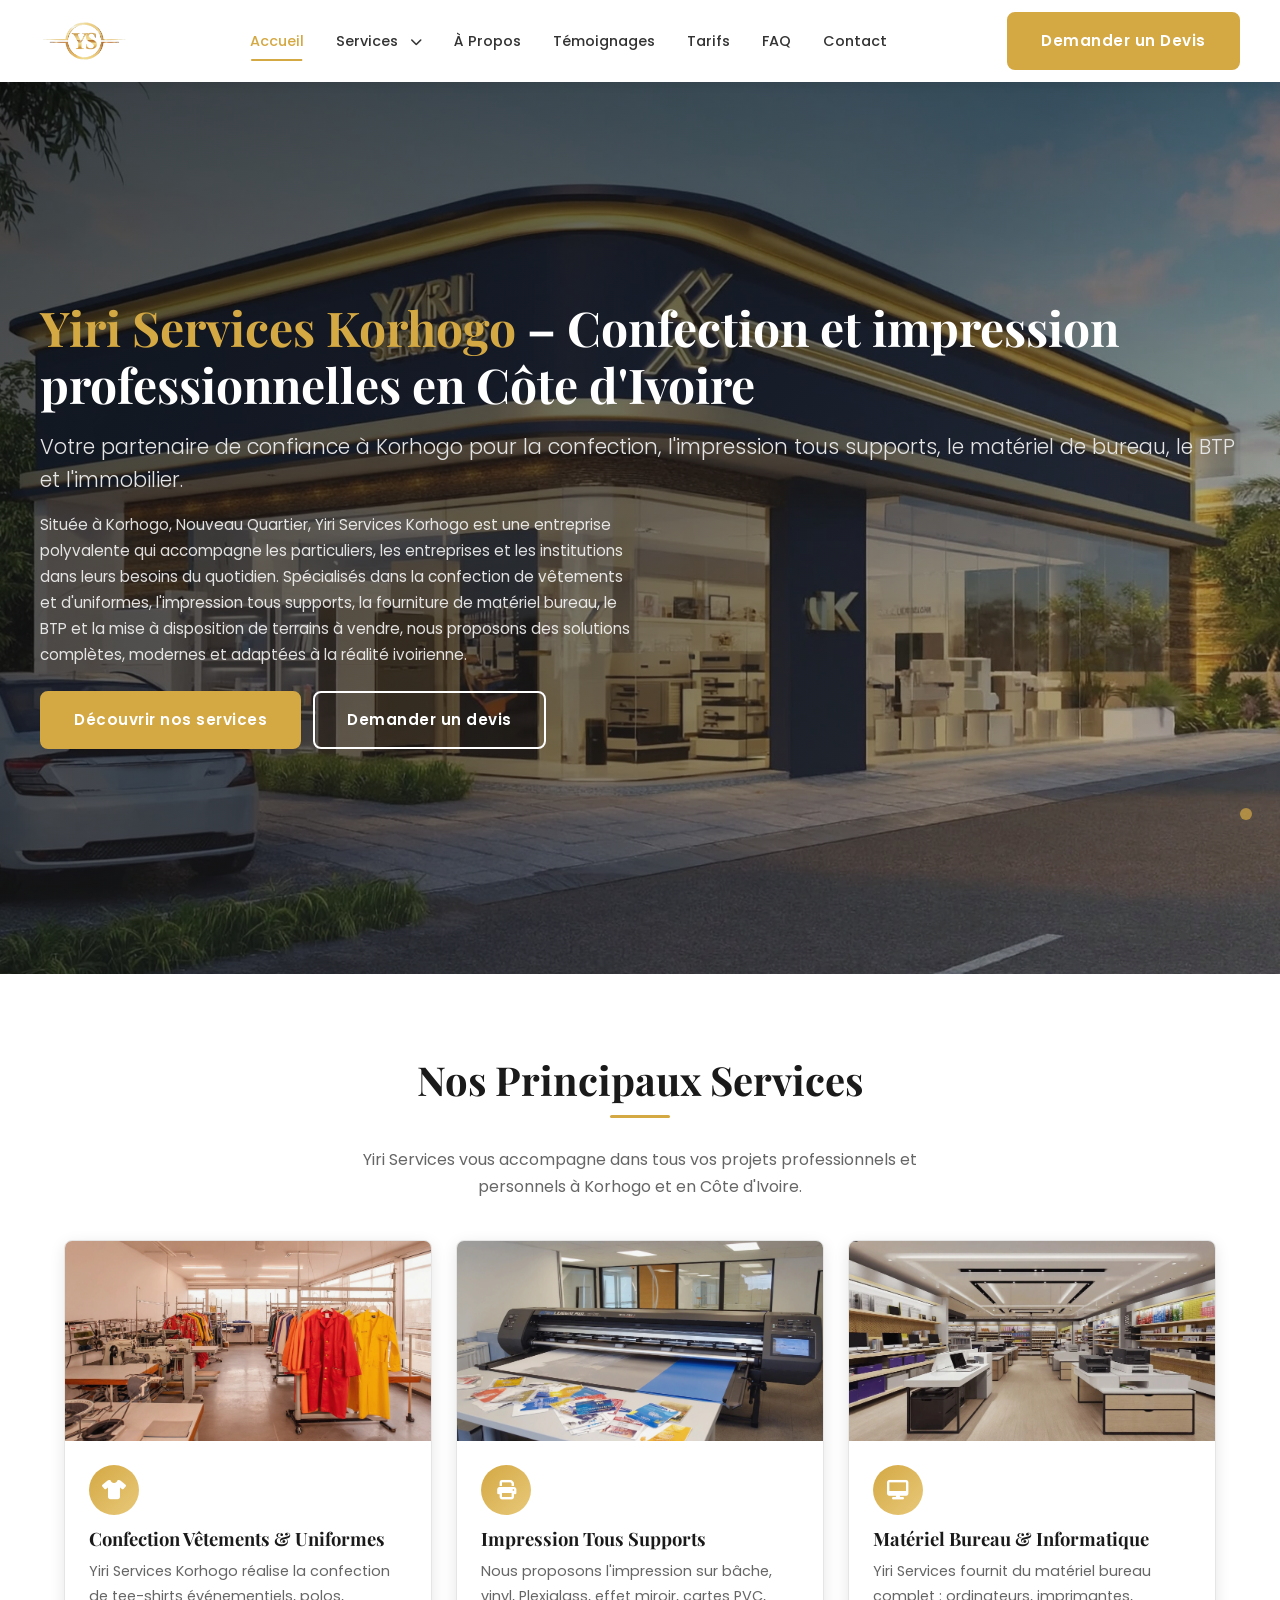
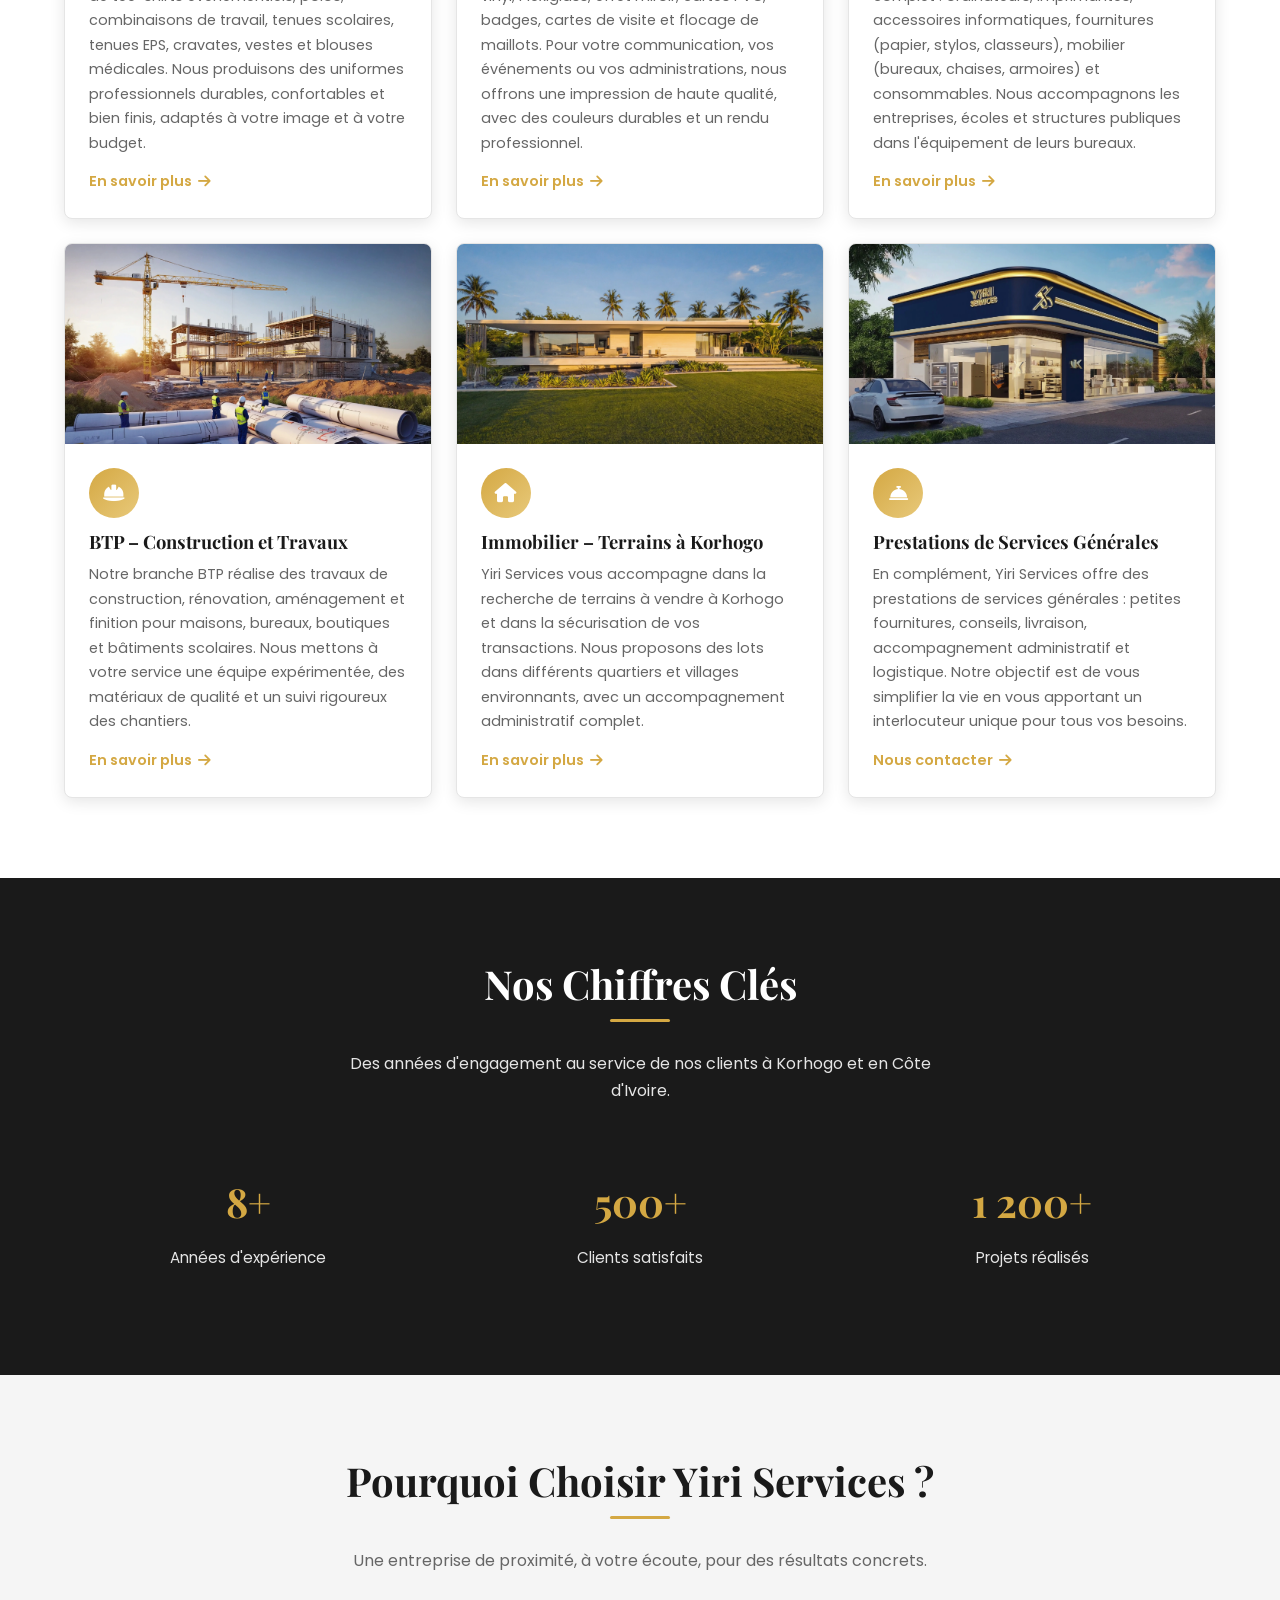
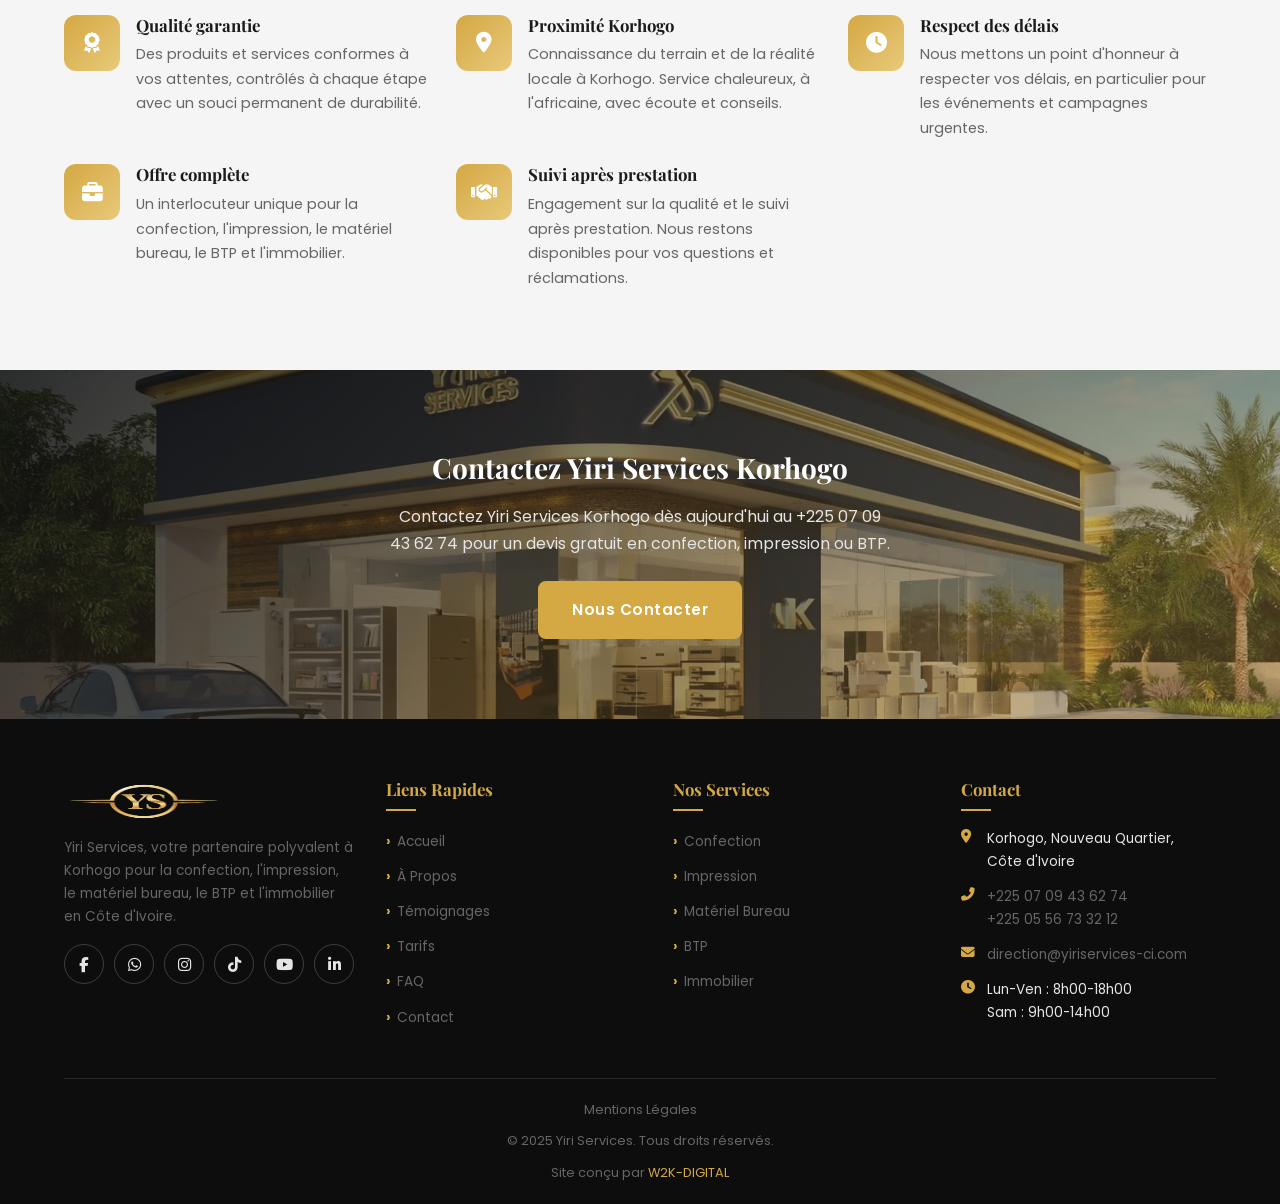
<file: index.html>
<!DOCTYPE html>
<html lang="fr">
<head>
  <meta charset="UTF-8">
  <meta name="viewport" content="width=device-width, initial-scale=1.0">
  <!-- Meta SEO -->
  <title>Yiri Services Korhogo – Confection &amp; Impression pro</title>
  <meta name="description" content="Yiri Services Korhogo : confection d'uniformes, impression bâche Côte d'Ivoire, matériel bureau, BTP et terrains à vendre à Korhogo. Devis rapide.">
  <meta name="keywords" content="confection Korhogo, impression Korhogo, uniforme professionnel Côte d'Ivoire, Yiri Services Korhogo, matériel bureau Korhogo, terrain à vendre Korhogo, BTP Korhogo, impression bâche Côte d'Ivoire">
  <meta name="author" content="Yiri Services">
  <!-- Open Graph -->
  <meta property="og:title" content="Yiri Services Korhogo – Confection &amp; Impression pro">
  <meta property="og:description" content="Yiri Services Korhogo : confection d'uniformes, impression bâche Côte d'Ivoire, matériel bureau, BTP et terrains à vendre à Korhogo.">
  <meta property="og:type" content="website">
  <meta property="og:url" content="https://www.yiriservices-ci.com/">
  <meta property="og:image" content="images/hero/hero-accueil.jpg">
  <meta property="og:locale" content="fr_CI">
  <!-- Twitter Card -->
  <meta name="twitter:card" content="summary_large_image">
  <meta name="twitter:title" content="Yiri Services Korhogo – Confection &amp; Impression pro">
  <meta name="twitter:description" content="Confection d'uniformes, impression bâche, matériel bureau, BTP et immobilier à Korhogo.">
  <meta name="twitter:image" content="images/hero/hero-accueil.jpg">
  <!-- Favicon -->
  <link rel="icon" type="image/png" href="images/logo/logo-yiri-services-3d-or.png">
  <!-- Font Awesome CDN -->
  <link rel="stylesheet" href="https://cdnjs.cloudflare.com/ajax/libs/font-awesome/6.5.1/css/all.min.css">
  <!-- Google Fonts -->
  <link rel="preconnect" href="https://fonts.googleapis.com">
  <link rel="preconnect" href="https://fonts.gstatic.com" crossorigin>
  <link href="https://fonts.googleapis.com/css2?family=Playfair+Display:wght@400;600;700&family=Poppins:wght@300;400;500;600;700&display=swap" rel="stylesheet">
  <!-- CSS -->
  <link rel="stylesheet" href="css/style.css">
  <!-- JSON-LD Schema LocalBusiness -->
  <script type="application/ld+json">
  {
    "@context": "https://schema.org",
    "@type": "LocalBusiness",
    "name": "Yiri Services",
    "image": "https://www.yiriservices-ci.com/images/logo/logo-yiri-services-3d-or.png",
    "url": "https://www.yiriservices-ci.com",
    "telephone": ["+225 07 09 43 62 74", "+225 05 56 73 32 12"],
    "email": "direction@yiriservices-ci.com",
    "address": {
      "@type": "PostalAddress",
      "streetAddress": "Nouveau Quartier",
      "addressLocality": "Korhogo",
      "addressCountry": "CI"
    },
    "openingHours": ["Mo-Fr 08:00-18:00", "Sa 09:00-14:00"],
    "description": "Entreprise polyvalente spécialisée en confection de vêtements et uniformes, impression tous supports, matériel bureau et informatique, BTP et immobilier à Korhogo, Côte d'Ivoire.",
    "areaServed": "Korhogo, Côte d'Ivoire"
  }
  </script>
</head>
<body data-next-page="confection.html">

  <!-- Overlay navigation mobile -->
  <div class="nav-overlay"></div>

  <!-- ===== HEADER ===== -->
  <header class="header">
    <div class="container header-inner">
      <!-- Logo -->
      <div class="logo">
        <a href="accueil.html">
          <img src="images/logo/logo-yiri-services-3d-or.png" alt="Logo Yiri Services Korhogo" width="180" height="50">
        </a>
      </div>
      <!-- Navigation -->
      <nav>
        <ul class="nav-menu">
          <li><a href="accueil.html" class="active">Accueil</a></li>
          <li class="nav-dropdown">
            <a href="#" class="dropdown-toggle">Services <i class="fas fa-chevron-down"></i></a>
            <ul class="dropdown-menu">
              <li><a href="confection.html"><i class="fas fa-tshirt"></i> Confection</a></li>
              <li><a href="impression.html"><i class="fas fa-print"></i> Impression</a></li>
              <li><a href="materiel-bureau.html"><i class="fas fa-desktop"></i> Matériel Bureau</a></li>
              <li><a href="btp.html"><i class="fas fa-hard-hat"></i> BTP</a></li>
              <li><a href="immobilier.html"><i class="fas fa-home"></i> Immobilier</a></li>
            </ul>
          </li>
          <li><a href="a-propos.html">À Propos</a></li>
          <li><a href="temoignages.html">Témoignages</a></li>
          <li><a href="tarifs.html">Tarifs</a></li>
          <li><a href="faq.html">FAQ</a></li>
          <li><a href="contact.html">Contact</a></li>
        </ul>
      </nav>
      <!-- CTA header (desktop) -->
      <a href="contact.html" class="btn btn-primary header-cta">Demander un Devis</a>
      <!-- Hamburger mobile -->
      <button class="hamburger" aria-label="Menu mobile">
        <i class="fas fa-bars"></i>
      </button>
    </div>
  </header>

  <!-- ===== HERO ===== -->
  <section class="hero" data-autoscroll>
    <div class="hero-bg">
      <picture>
        <source srcset="images/hero/hero-accueil.webp" type="image/webp">
        <img src="images/hero/hero-accueil.jpg" alt="Yiri Services Korhogo - Confection et impression professionnelles en Côte d'Ivoire" width="1920" height="1080">
      </picture>
    </div>
    <div class="hero-overlay"></div>
    <div class="container hero-content">
      <h1><span>Yiri Services Korhogo</span> – Confection et impression professionnelles en Côte d'Ivoire</h1>
      <p class="slogan">Votre partenaire de confiance à Korhogo pour la confection, l'impression tous supports, le matériel de bureau, le BTP et l'immobilier.</p>
      <p class="hero-text">Située à Korhogo, Nouveau Quartier, Yiri Services Korhogo est une entreprise polyvalente qui accompagne les particuliers, les entreprises et les institutions dans leurs besoins du quotidien. Spécialisés dans la confection de vêtements et d'uniformes, l'impression tous supports, la fourniture de matériel bureau, le BTP et la mise à disposition de terrains à vendre, nous proposons des solutions complètes, modernes et adaptées à la réalité ivoirienne.</p>
      <div class="hero-btns">
        <a href="confection.html" class="btn btn-primary">Découvrir nos services</a>
        <a href="contact.html" class="btn btn-secondary" style="border-color: #fff; color: #fff;">Demander un devis</a>
      </div>
    </div>
  </section>

  <!-- ===== NOS PRINCIPAUX SERVICES ===== -->
  <section data-autoscroll>
    <div class="container">
      <div class="section-title">
        <h2>Nos Principaux Services</h2>
        <p>Yiri Services vous accompagne dans tous vos projets professionnels et personnels à Korhogo et en Côte d'Ivoire.</p>
      </div>
      <div class="services-grid">
        <!-- Confection -->
        <div class="service-card">
          <div class="service-card-img">
            <picture>
              <source srcset="images/confection/confection-hero.webp" type="image/webp">
              <img src="images/confection/confection-hero.jpg" alt="Confection vêtements et uniformes Korhogo" loading="lazy" width="400" height="300">
            </picture>
          </div>
          <div class="service-card-body">
            <div class="service-card-icon">
              <i class="fas fa-tshirt"></i>
            </div>
            <h3>Confection Vêtements &amp; Uniformes</h3>
            <p>Yiri Services Korhogo réalise la confection de tee-shirts événementiels, polos, combinaisons de travail, tenues scolaires, tenues EPS, cravates, vestes et blouses médicales. Nous produisons des uniformes professionnels durables, confortables et bien finis, adaptés à votre image et à votre budget.</p>
            <a href="confection.html" class="card-link">En savoir plus <i class="fas fa-arrow-right"></i></a>
          </div>
        </div>
        <!-- Impression -->
        <div class="service-card">
          <div class="service-card-img">
            <picture>
              <source srcset="images/impression/impression-hero.webp" type="image/webp">
              <img src="images/impression/impression-hero.jpg" alt="Impression tous supports Korhogo" loading="lazy" width="400" height="300">
            </picture>
          </div>
          <div class="service-card-body">
            <div class="service-card-icon">
              <i class="fas fa-print"></i>
            </div>
            <h3>Impression Tous Supports</h3>
            <p>Nous proposons l'impression sur bâche, vinyl, Plexiglass, effet miroir, cartes PVC, badges, cartes de visite et flocage de maillots. Pour votre communication, vos événements ou vos administrations, nous offrons une impression de haute qualité, avec des couleurs durables et un rendu professionnel.</p>
            <a href="impression.html" class="card-link">En savoir plus <i class="fas fa-arrow-right"></i></a>
          </div>
        </div>
        <!-- Matériel Bureau -->
        <div class="service-card">
          <div class="service-card-img">
            <picture>
              <source srcset="images/materiel/materiel-bureau-hero.webp" type="image/webp">
              <img src="images/materiel/materiel-bureau-hero.jpg" alt="Matériel bureau et informatique Korhogo" loading="lazy" width="400" height="300">
            </picture>
          </div>
          <div class="service-card-body">
            <div class="service-card-icon">
              <i class="fas fa-desktop"></i>
            </div>
            <h3>Matériel Bureau &amp; Informatique</h3>
            <p>Yiri Services fournit du matériel bureau complet : ordinateurs, imprimantes, accessoires informatiques, fournitures (papier, stylos, classeurs), mobilier (bureaux, chaises, armoires) et consommables. Nous accompagnons les entreprises, écoles et structures publiques dans l'équipement de leurs bureaux.</p>
            <a href="materiel-bureau.html" class="card-link">En savoir plus <i class="fas fa-arrow-right"></i></a>
          </div>
        </div>
        <!-- BTP -->
        <div class="service-card">
          <div class="service-card-img">
            <picture>
              <source srcset="images/btp/btp-hero.webp" type="image/webp">
              <img src="images/btp/btp-hero.jpg" alt="BTP Construction et travaux Korhogo" loading="lazy" width="400" height="300">
            </picture>
          </div>
          <div class="service-card-body">
            <div class="service-card-icon">
              <i class="fas fa-hard-hat"></i>
            </div>
            <h3>BTP – Construction et Travaux</h3>
            <p>Notre branche BTP réalise des travaux de construction, rénovation, aménagement et finition pour maisons, bureaux, boutiques et bâtiments scolaires. Nous mettons à votre service une équipe expérimentée, des matériaux de qualité et un suivi rigoureux des chantiers.</p>
            <a href="btp.html" class="card-link">En savoir plus <i class="fas fa-arrow-right"></i></a>
          </div>
        </div>
        <!-- Immobilier -->
        <div class="service-card">
          <div class="service-card-img">
            <picture>
              <source srcset="images/immobilier/immobilier-hero.webp" type="image/webp">
              <img src="images/immobilier/immobilier-hero.jpg" alt="Immobilier terrains à vendre Korhogo" loading="lazy" width="400" height="300">
            </picture>
          </div>
          <div class="service-card-body">
            <div class="service-card-icon">
              <i class="fas fa-home"></i>
            </div>
            <h3>Immobilier – Terrains à Korhogo</h3>
            <p>Yiri Services vous accompagne dans la recherche de terrains à vendre à Korhogo et dans la sécurisation de vos transactions. Nous proposons des lots dans différents quartiers et villages environnants, avec un accompagnement administratif complet.</p>
            <a href="immobilier.html" class="card-link">En savoir plus <i class="fas fa-arrow-right"></i></a>
          </div>
        </div>
        <!-- Prestations générales -->
        <div class="service-card">
          <div class="service-card-img">
            <picture>
              <source srcset="images/hero/hero-accueil.webp" type="image/webp">
              <img src="images/hero/hero-accueil.jpg" alt="Prestations de services générales Korhogo" loading="lazy" width="400" height="300">
            </picture>
          </div>
          <div class="service-card-body">
            <div class="service-card-icon">
              <i class="fas fa-concierge-bell"></i>
            </div>
            <h3>Prestations de Services Générales</h3>
            <p>En complément, Yiri Services offre des prestations de services générales : petites fournitures, conseils, livraison, accompagnement administratif et logistique. Notre objectif est de vous simplifier la vie en vous apportant un interlocuteur unique pour tous vos besoins.</p>
            <a href="contact.html" class="card-link">Nous contacter <i class="fas fa-arrow-right"></i></a>
          </div>
        </div>
      </div>
    </div>
  </section>

  <!-- ===== CHIFFRES CLÉS ===== -->
  <section class="bg-noir" data-autoscroll>
    <div class="container">
      <div class="section-title">
        <h2>Nos Chiffres Clés</h2>
        <p>Des années d'engagement au service de nos clients à Korhogo et en Côte d'Ivoire.</p>
      </div>
      <div class="chiffres-grid">
        <div class="chiffre-item">
          <span class="nombre">8+</span>
          <span class="label">Années d'expérience</span>
        </div>
        <div class="chiffre-item">
          <span class="nombre">500+</span>
          <span class="label">Clients satisfaits</span>
        </div>
        <div class="chiffre-item">
          <span class="nombre">1 200+</span>
          <span class="label">Projets réalisés</span>
        </div>
      </div>
    </div>
  </section>

  <!-- ===== POURQUOI NOUS CHOISIR ===== -->
  <section class="bg-gris" data-autoscroll>
    <div class="container">
      <div class="section-title">
        <h2>Pourquoi Choisir Yiri Services ?</h2>
        <p>Une entreprise de proximité, à votre écoute, pour des résultats concrets.</p>
      </div>
      <div class="avantages-grid">
        <div class="avantage-item">
          <div class="avantage-icon">
            <i class="fas fa-award"></i>
          </div>
          <div class="avantage-content">
            <h3>Qualité garantie</h3>
            <p>Des produits et services conformes à vos attentes, contrôlés à chaque étape avec un souci permanent de durabilité.</p>
          </div>
        </div>
        <div class="avantage-item">
          <div class="avantage-icon">
            <i class="fas fa-map-marker-alt"></i>
          </div>
          <div class="avantage-content">
            <h3>Proximité Korhogo</h3>
            <p>Connaissance du terrain et de la réalité locale à Korhogo. Service chaleureux, à l'africaine, avec écoute et conseils.</p>
          </div>
        </div>
        <div class="avantage-item">
          <div class="avantage-icon">
            <i class="fas fa-clock"></i>
          </div>
          <div class="avantage-content">
            <h3>Respect des délais</h3>
            <p>Nous mettons un point d'honneur à respecter vos délais, en particulier pour les événements et campagnes urgentes.</p>
          </div>
        </div>
        <div class="avantage-item">
          <div class="avantage-icon">
            <i class="fas fa-briefcase"></i>
          </div>
          <div class="avantage-content">
            <h3>Offre complète</h3>
            <p>Un interlocuteur unique pour la confection, l'impression, le matériel bureau, le BTP et l'immobilier.</p>
          </div>
        </div>
        <div class="avantage-item">
          <div class="avantage-icon">
            <i class="fas fa-handshake"></i>
          </div>
          <div class="avantage-content">
            <h3>Suivi après prestation</h3>
            <p>Engagement sur la qualité et le suivi après prestation. Nous restons disponibles pour vos questions et réclamations.</p>
          </div>
        </div>
      </div>
    </div>
  </section>

  <!-- ===== CTA SECTION ===== -->
  <section class="section-cta" data-autoscroll>
    <div class="cta-bg">
      <picture>
        <source srcset="images/hero/hero-accueil.webp" type="image/webp">
        <img src="images/hero/hero-accueil.jpg" alt="Contactez Yiri Services Korhogo" loading="lazy" width="1920" height="600">
      </picture>
    </div>
    <div class="cta-overlay"></div>
    <div class="container cta-content">
      <h2>Contactez Yiri Services Korhogo</h2>
      <p>Contactez Yiri Services Korhogo dès aujourd'hui au +225 07 09 43 62 74 pour un devis gratuit en confection, impression ou BTP.</p>
      <a href="contact.html" class="btn btn-primary">Nous Contacter</a>
    </div>
  </section>

  <!-- ===== FOOTER ===== -->
  <footer class="footer">
    <div class="container">
      <div class="footer-grid">
        <!-- Col 1 : Logo + description -->
        <div class="footer-col">
          <div class="footer-logo">
            <img src="images/logo/logo-yiri-services-3d-or.png" alt="Logo Yiri Services" width="160" height="45">
          </div>
          <p>Yiri Services, votre partenaire polyvalent à Korhogo pour la confection, l'impression, le matériel bureau, le BTP et l'immobilier en Côte d'Ivoire.</p>
          <!-- Réseaux sociaux -->
          <div class="footer-social">
            <a href="#" aria-label="Facebook"><i class="fab fa-facebook-f"></i></a>
            <a href="https://wa.me/2250709436274" aria-label="WhatsApp" target="_blank" rel="noopener"><i class="fab fa-whatsapp"></i></a>
            <a href="#" aria-label="Instagram"><i class="fab fa-instagram"></i></a>
            <a href="#" aria-label="TikTok"><i class="fab fa-tiktok"></i></a>
            <a href="#" aria-label="YouTube"><i class="fab fa-youtube"></i></a>
            <a href="#" aria-label="LinkedIn"><i class="fab fa-linkedin-in"></i></a>
          </div>
        </div>
        <!-- Col 2 : Liens rapides -->
        <div class="footer-col">
          <h4>Liens Rapides</h4>
          <ul class="footer-links">
            <li><a href="accueil.html">Accueil</a></li>
            <li><a href="a-propos.html">À Propos</a></li>
            <li><a href="temoignages.html">Témoignages</a></li>
            <li><a href="tarifs.html">Tarifs</a></li>
            <li><a href="faq.html">FAQ</a></li>
            <li><a href="contact.html">Contact</a></li>
          </ul>
        </div>
        <!-- Col 3 : Nos Services -->
        <div class="footer-col">
          <h4>Nos Services</h4>
          <ul class="footer-links">
            <li><a href="confection.html">Confection</a></li>
            <li><a href="impression.html">Impression</a></li>
            <li><a href="materiel-bureau.html">Matériel Bureau</a></li>
            <li><a href="btp.html">BTP</a></li>
            <li><a href="immobilier.html">Immobilier</a></li>
          </ul>
        </div>
        <!-- Col 4 : Contact -->
        <div class="footer-col">
          <h4>Contact</h4>
          <ul class="footer-contact">
            <li>
              <i class="fas fa-map-marker-alt"></i>
              <span>Korhogo, Nouveau Quartier,<br>Côte d'Ivoire</span>
            </li>
            <li>
              <i class="fas fa-phone-alt"></i>
              <span><a href="tel:+2250709436274">+225 07 09 43 62 74</a><br><a href="tel:+2250556733212">+225 05 56 73 32 12</a></span>
            </li>
            <li>
              <i class="fas fa-envelope"></i>
              <span><a href="mailto:direction@yiriservices-ci.com">direction@yiriservices-ci.com</a></span>
            </li>
            <li>
              <i class="fas fa-clock"></i>
              <span>Lun-Ven : 8h00-18h00<br>Sam : 9h00-14h00</span>
            </li>
          </ul>
        </div>
      </div>
      <!-- Footer bottom -->
      <div class="footer-bottom">
        <div class="footer-legal-links">
          <a href="mentions-legales.html">Mentions Légales</a>
        </div>
        <p>&copy; 2025 Yiri Services. Tous droits réservés.</p>
        <p>Site conçu par <a href="https://w2k-digital.com" target="_blank" rel="noopener">W2K-DIGITAL</a></p>
      </div>
    </div>
  </footer>

  <!-- Bouton scroll to top -->
  <button class="scroll-top" aria-label="Retour en haut">
    <i class="fas fa-arrow-up"></i>
  </button>

  <!-- Scripts -->
  <script src="js/main.js"></script>
  <script src="js/auto-scroll.js"></script>
  <script>
    W2KAutoScroll.init({
      speed: 'slow',
      pauseDuration: 20,
      inactivityDelay: 45,
      showIndicator: true
    });
  </script>
</body>
</html>
</file>
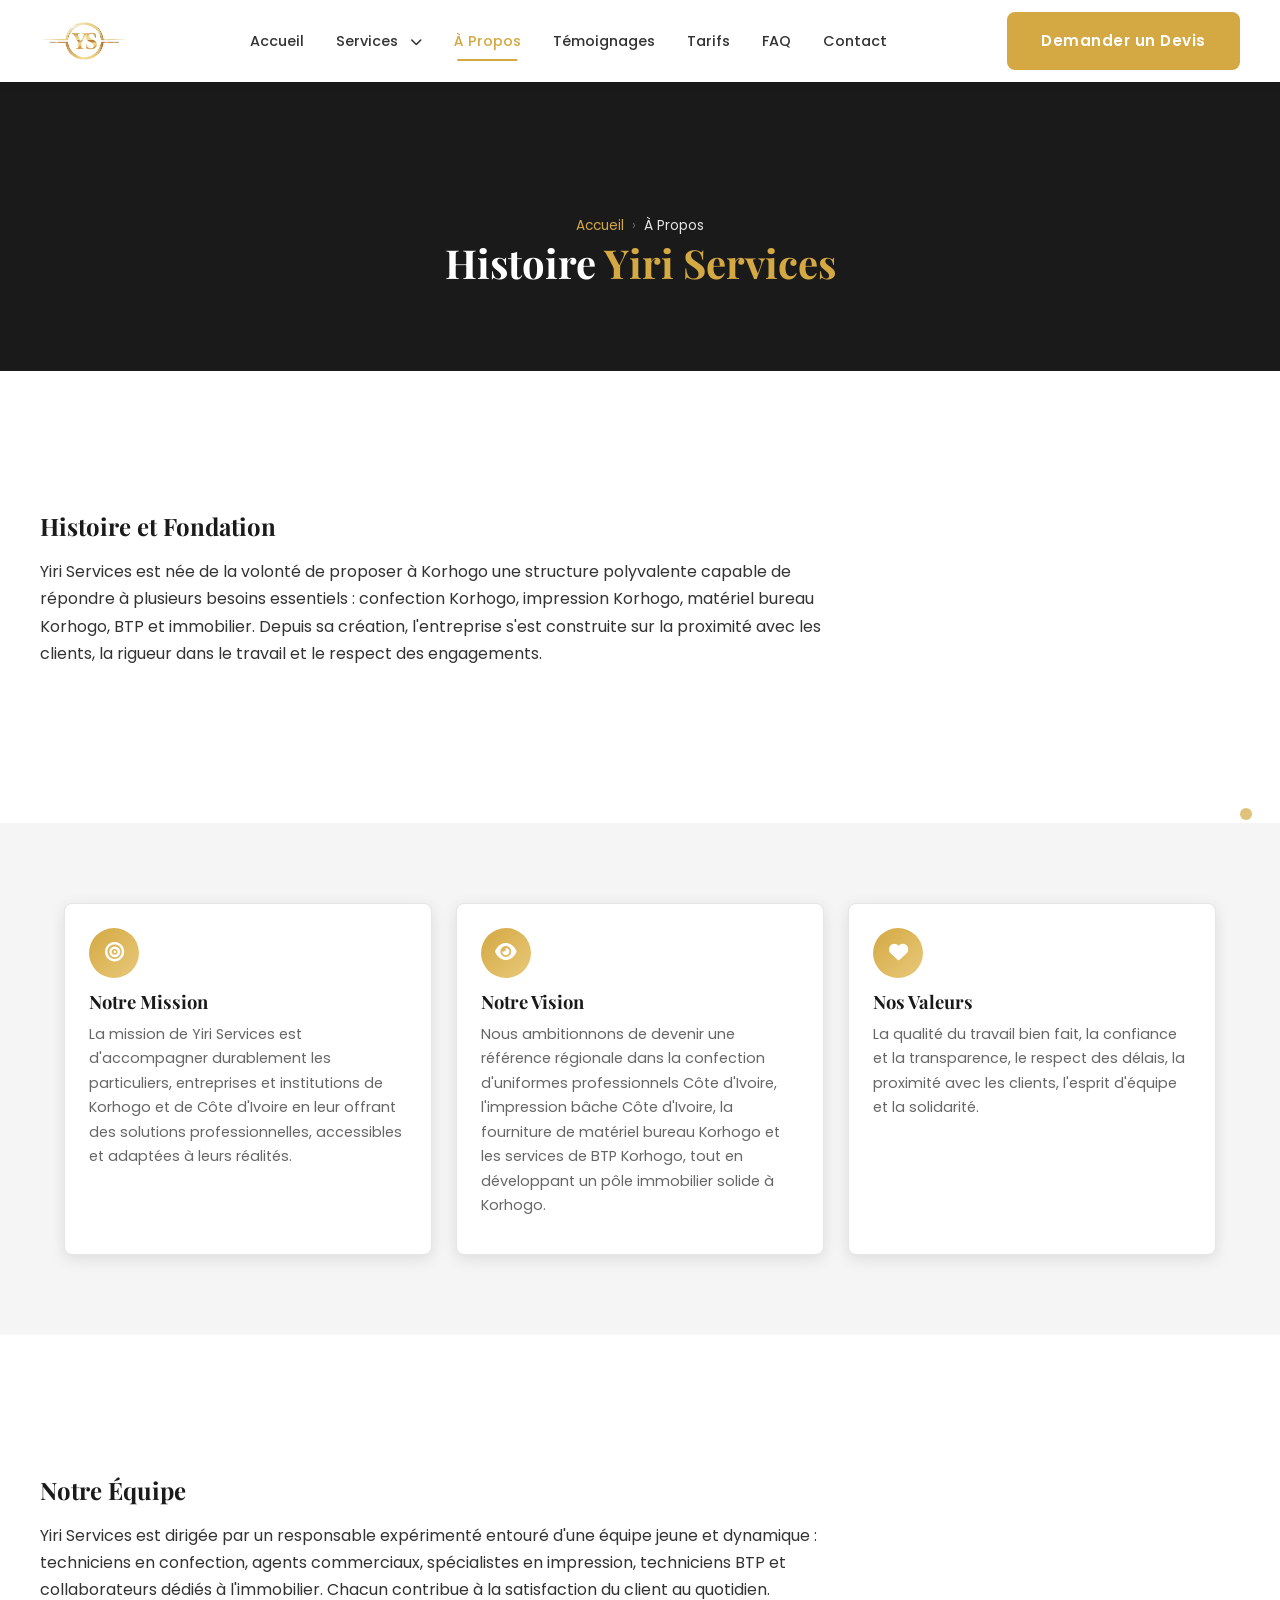
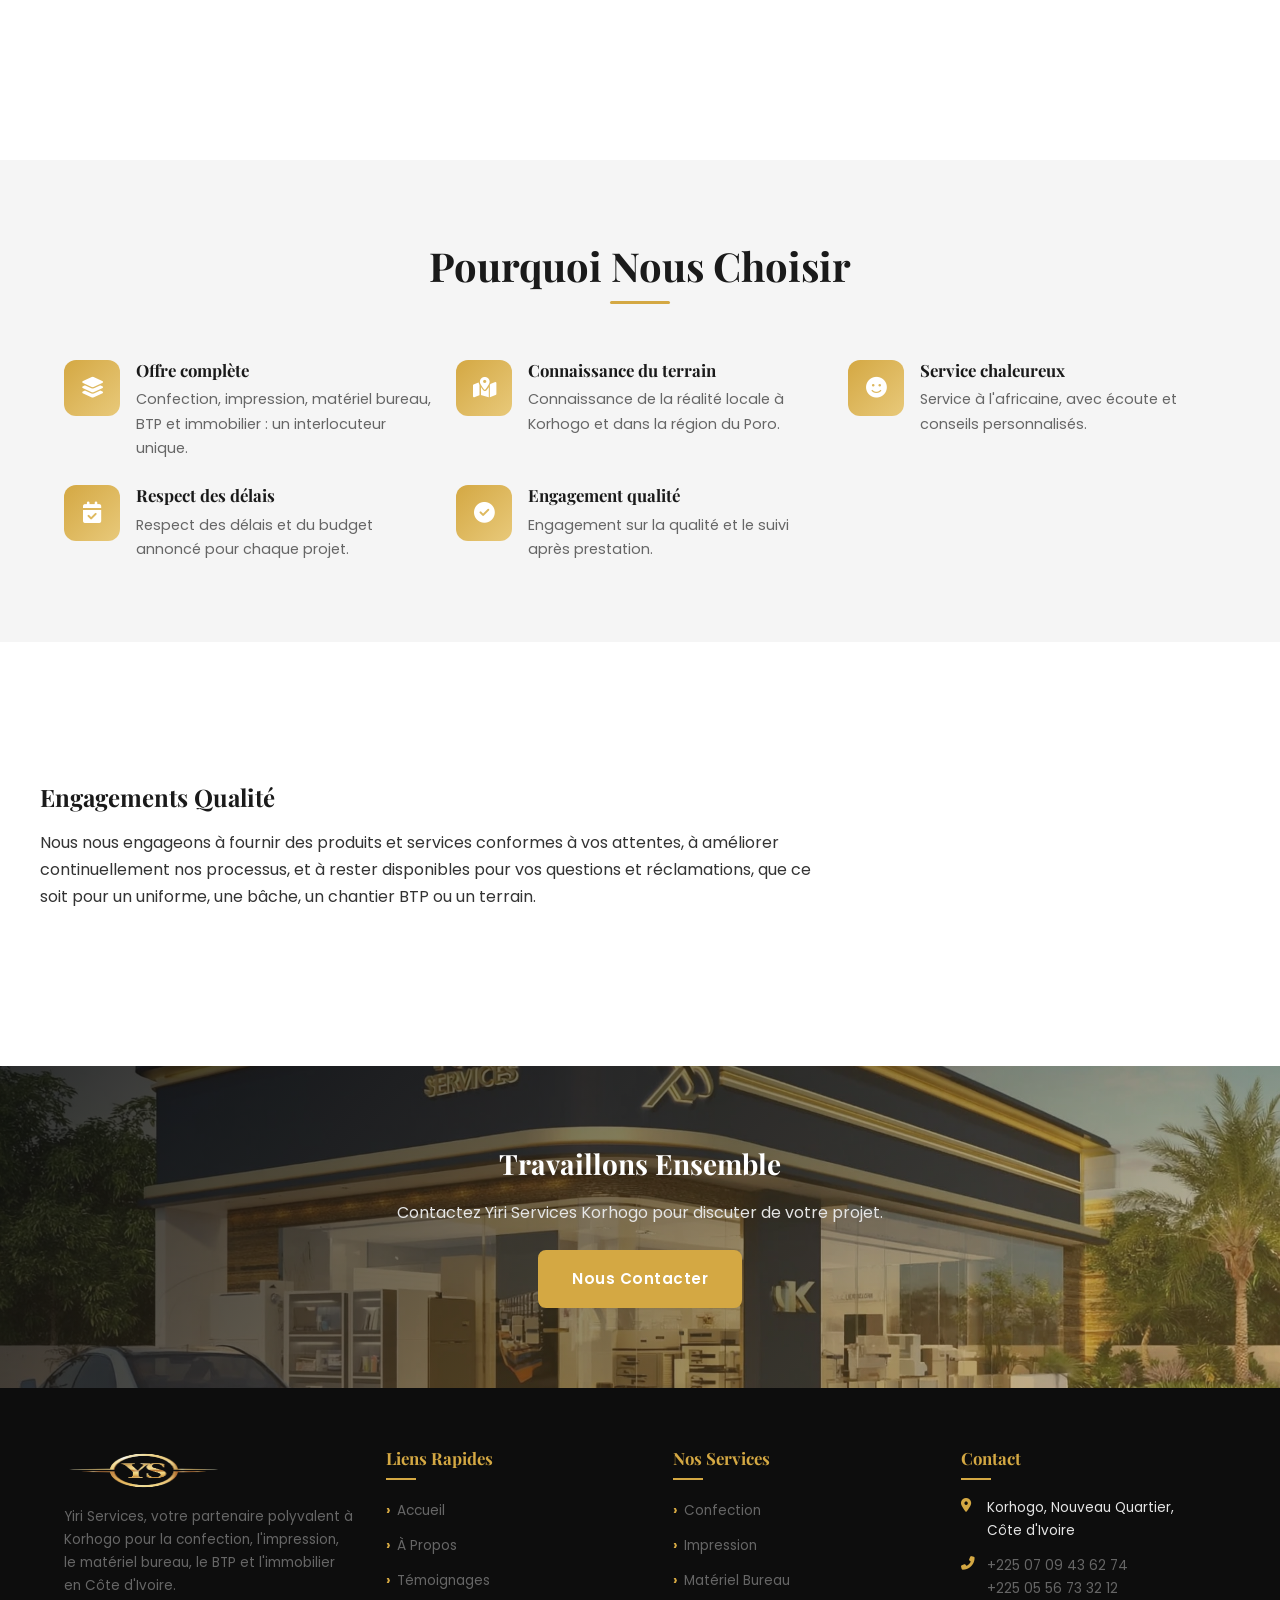
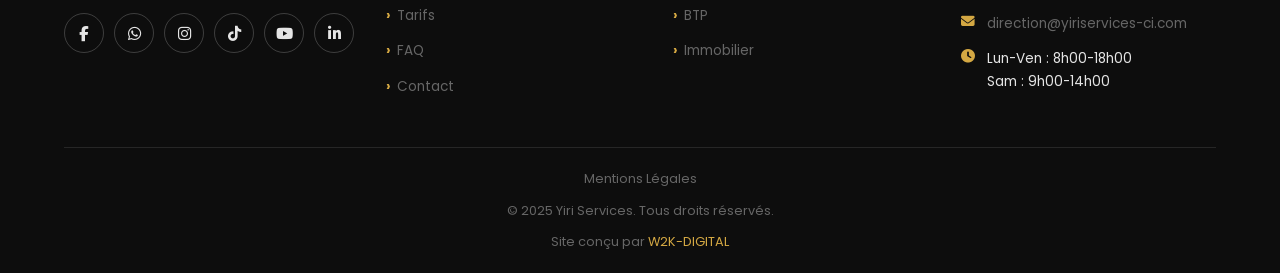
<file: a-propos.html>
<!DOCTYPE html>
<html lang="fr">
<head>
  <meta charset="UTF-8">
  <meta name="viewport" content="width=device-width, initial-scale=1.0">
  <title>Yiri Services Korhogo – À propos de nous</title>
  <meta name="description" content="Découvrez l'histoire, la mission et les valeurs de Yiri Services Korhogo, spécialiste confection, impression, matériel bureau, BTP et immobilier.">
  <meta name="keywords" content="Yiri Services Korhogo, à propos, histoire, mission, valeurs">
  <meta property="og:title" content="Yiri Services Korhogo – À propos de nous">
  <meta property="og:description" content="Histoire, mission et valeurs de Yiri Services Korhogo.">
  <meta property="og:type" content="website">
  <meta property="og:url" content="https://www.yiriservices-ci.com/a-propos.html">
  <meta property="og:image" content="images/hero/hero-accueil.jpg">
  <meta property="og:locale" content="fr_CI">
  <meta name="twitter:card" content="summary_large_image">
  <meta name="twitter:title" content="À propos – Yiri Services Korhogo">
  <meta name="twitter:image" content="images/hero/hero-accueil.jpg">
  <link rel="icon" type="image/png" href="images/logo/logo-yiri-services-3d-or.png">
  <link rel="stylesheet" href="https://cdnjs.cloudflare.com/ajax/libs/font-awesome/6.5.1/css/all.min.css">
  <link rel="preconnect" href="https://fonts.googleapis.com"><link rel="preconnect" href="https://fonts.gstatic.com" crossorigin>
  <link href="https://fonts.googleapis.com/css2?family=Playfair+Display:wght@400;600;700&family=Poppins:wght@300;400;500;600;700&display=swap" rel="stylesheet">
  <link rel="stylesheet" href="css/style.css">
</head>
<body data-next-page="temoignages.html">
  <div class="nav-overlay"></div>
  <header class="header"><div class="container header-inner"><div class="logo"><a href="accueil.html"><img src="images/logo/logo-yiri-services-3d-or.png" alt="Logo Yiri Services Korhogo" width="180" height="50"></a></div><nav><ul class="nav-menu"><li><a href="accueil.html">Accueil</a></li><li class="nav-dropdown"><a href="#" class="dropdown-toggle">Services <i class="fas fa-chevron-down"></i></a><ul class="dropdown-menu"><li><a href="confection.html"><i class="fas fa-tshirt"></i> Confection</a></li><li><a href="impression.html"><i class="fas fa-print"></i> Impression</a></li><li><a href="materiel-bureau.html"><i class="fas fa-desktop"></i> Matériel Bureau</a></li><li><a href="btp.html"><i class="fas fa-hard-hat"></i> BTP</a></li><li><a href="immobilier.html"><i class="fas fa-home"></i> Immobilier</a></li></ul></li><li><a href="a-propos.html" class="active">À Propos</a></li><li><a href="temoignages.html">Témoignages</a></li><li><a href="tarifs.html">Tarifs</a></li><li><a href="faq.html">FAQ</a></li><li><a href="contact.html">Contact</a></li></ul></nav><a href="contact.html" class="btn btn-primary header-cta">Demander un Devis</a><button class="hamburger" aria-label="Menu mobile"><i class="fas fa-bars"></i></button></div></header>

  <div class="page-header" data-autoscroll><div class="container"><nav class="breadcrumbs"><a href="accueil.html">Accueil</a><span class="separator">›</span><span>À Propos</span></nav><h1>Histoire <span>Yiri Services</span></h1></div></div>

  <!-- Histoire -->
  <section data-autoscroll>
    <div class="container content-section">
      <h2>Histoire et Fondation</h2>
      <p>Yiri Services est née de la volonté de proposer à Korhogo une structure polyvalente capable de répondre à plusieurs besoins essentiels : confection Korhogo, impression Korhogo, matériel bureau Korhogo, BTP et immobilier. Depuis sa création, l'entreprise s'est construite sur la proximité avec les clients, la rigueur dans le travail et le respect des engagements.</p>
    </div>
  </section>

  <!-- Mission Vision Valeurs -->
  <section class="bg-gris" data-autoscroll>
    <div class="container">
      <div class="services-grid">
        <div class="service-card">
          <div class="service-card-body">
            <div class="service-card-icon"><i class="fas fa-bullseye"></i></div>
            <h3>Notre Mission</h3>
            <p>La mission de Yiri Services est d'accompagner durablement les particuliers, entreprises et institutions de Korhogo et de Côte d'Ivoire en leur offrant des solutions professionnelles, accessibles et adaptées à leurs réalités.</p>
          </div>
        </div>
        <div class="service-card">
          <div class="service-card-body">
            <div class="service-card-icon"><i class="fas fa-eye"></i></div>
            <h3>Notre Vision</h3>
            <p>Nous ambitionnons de devenir une référence régionale dans la confection d'uniformes professionnels Côte d'Ivoire, l'impression bâche Côte d'Ivoire, la fourniture de matériel bureau Korhogo et les services de BTP Korhogo, tout en développant un pôle immobilier solide à Korhogo.</p>
          </div>
        </div>
        <div class="service-card">
          <div class="service-card-body">
            <div class="service-card-icon"><i class="fas fa-heart"></i></div>
            <h3>Nos Valeurs</h3>
            <p>La qualité du travail bien fait, la confiance et la transparence, le respect des délais, la proximité avec les clients, l'esprit d'équipe et la solidarité.</p>
          </div>
        </div>
      </div>
    </div>
  </section>

  <!-- Équipe -->
  <section data-autoscroll>
    <div class="container content-section">
      <h2>Notre Équipe</h2>
      <p>Yiri Services est dirigée par un responsable expérimenté entouré d'une équipe jeune et dynamique : techniciens en confection, agents commerciaux, spécialistes en impression, techniciens BTP et collaborateurs dédiés à l'immobilier. Chacun contribue à la satisfaction du client au quotidien.</p>
    </div>
  </section>

  <!-- Pourquoi nous choisir -->
  <section class="bg-gris" data-autoscroll>
    <div class="container">
      <div class="section-title"><h2>Pourquoi Nous Choisir</h2></div>
      <div class="avantages-grid">
        <div class="avantage-item"><div class="avantage-icon"><i class="fas fa-layer-group"></i></div><div class="avantage-content"><h3>Offre complète</h3><p>Confection, impression, matériel bureau, BTP et immobilier : un interlocuteur unique.</p></div></div>
        <div class="avantage-item"><div class="avantage-icon"><i class="fas fa-map-marked-alt"></i></div><div class="avantage-content"><h3>Connaissance du terrain</h3><p>Connaissance de la réalité locale à Korhogo et dans la région du Poro.</p></div></div>
        <div class="avantage-item"><div class="avantage-icon"><i class="fas fa-smile"></i></div><div class="avantage-content"><h3>Service chaleureux</h3><p>Service à l'africaine, avec écoute et conseils personnalisés.</p></div></div>
        <div class="avantage-item"><div class="avantage-icon"><i class="fas fa-calendar-check"></i></div><div class="avantage-content"><h3>Respect des délais</h3><p>Respect des délais et du budget annoncé pour chaque projet.</p></div></div>
        <div class="avantage-item"><div class="avantage-icon"><i class="fas fa-check-circle"></i></div><div class="avantage-content"><h3>Engagement qualité</h3><p>Engagement sur la qualité et le suivi après prestation.</p></div></div>
      </div>
    </div>
  </section>

  <!-- Engagements -->
  <section data-autoscroll>
    <div class="container content-section">
      <h2>Engagements Qualité</h2>
      <p>Nous nous engageons à fournir des produits et services conformes à vos attentes, à améliorer continuellement nos processus, et à rester disponibles pour vos questions et réclamations, que ce soit pour un uniforme, une bâche, un chantier BTP ou un terrain.</p>
    </div>
  </section>

  <section class="section-cta" data-autoscroll>
    <div class="cta-bg"><picture><source srcset="images/hero/hero-accueil.webp" type="image/webp"><img src="images/hero/hero-accueil.jpg" alt="Contactez Yiri Services" loading="lazy" width="1920" height="600"></picture></div>
    <div class="cta-overlay"></div>
    <div class="container cta-content"><h2>Travaillons Ensemble</h2><p>Contactez Yiri Services Korhogo pour discuter de votre projet.</p><a href="contact.html" class="btn btn-primary">Nous Contacter</a></div>
  </section>

  <footer class="footer"><div class="container"><div class="footer-grid"><div class="footer-col"><div class="footer-logo"><img src="images/logo/logo-yiri-services-3d-or.png" alt="Logo Yiri Services" width="160" height="45"></div><p>Yiri Services, votre partenaire polyvalent à Korhogo pour la confection, l'impression, le matériel bureau, le BTP et l'immobilier en Côte d'Ivoire.</p><div class="footer-social"><a href="#" aria-label="Facebook"><i class="fab fa-facebook-f"></i></a><a href="https://wa.me/2250709436274" aria-label="WhatsApp" target="_blank" rel="noopener"><i class="fab fa-whatsapp"></i></a><a href="#" aria-label="Instagram"><i class="fab fa-instagram"></i></a><a href="#" aria-label="TikTok"><i class="fab fa-tiktok"></i></a><a href="#" aria-label="YouTube"><i class="fab fa-youtube"></i></a><a href="#" aria-label="LinkedIn"><i class="fab fa-linkedin-in"></i></a></div></div><div class="footer-col"><h4>Liens Rapides</h4><ul class="footer-links"><li><a href="accueil.html">Accueil</a></li><li><a href="a-propos.html">À Propos</a></li><li><a href="temoignages.html">Témoignages</a></li><li><a href="tarifs.html">Tarifs</a></li><li><a href="faq.html">FAQ</a></li><li><a href="contact.html">Contact</a></li></ul></div><div class="footer-col"><h4>Nos Services</h4><ul class="footer-links"><li><a href="confection.html">Confection</a></li><li><a href="impression.html">Impression</a></li><li><a href="materiel-bureau.html">Matériel Bureau</a></li><li><a href="btp.html">BTP</a></li><li><a href="immobilier.html">Immobilier</a></li></ul></div><div class="footer-col"><h4>Contact</h4><ul class="footer-contact"><li><i class="fas fa-map-marker-alt"></i><span>Korhogo, Nouveau Quartier,<br>Côte d'Ivoire</span></li><li><i class="fas fa-phone-alt"></i><span><a href="tel:+2250709436274">+225 07 09 43 62 74</a><br><a href="tel:+2250556733212">+225 05 56 73 32 12</a></span></li><li><i class="fas fa-envelope"></i><span><a href="mailto:direction@yiriservices-ci.com">direction@yiriservices-ci.com</a></span></li><li><i class="fas fa-clock"></i><span>Lun-Ven : 8h00-18h00<br>Sam : 9h00-14h00</span></li></ul></div></div><div class="footer-bottom"><div class="footer-legal-links"><a href="mentions-legales.html">Mentions Légales</a></div><p>&copy; 2025 Yiri Services. Tous droits réservés.</p><p>Site conçu par <a href="https://w2k-digital.com" target="_blank" rel="noopener">W2K-DIGITAL</a></p></div></div></footer>
  <button class="scroll-top" aria-label="Retour en haut"><i class="fas fa-arrow-up"></i></button>
  <script src="js/main.js"></script><script src="js/auto-scroll.js"></script>
  <script>W2KAutoScroll.init({speed:'slow',pauseDuration:12,inactivityDelay:45,showIndicator:true});</script>
</body>
</html>
</file>
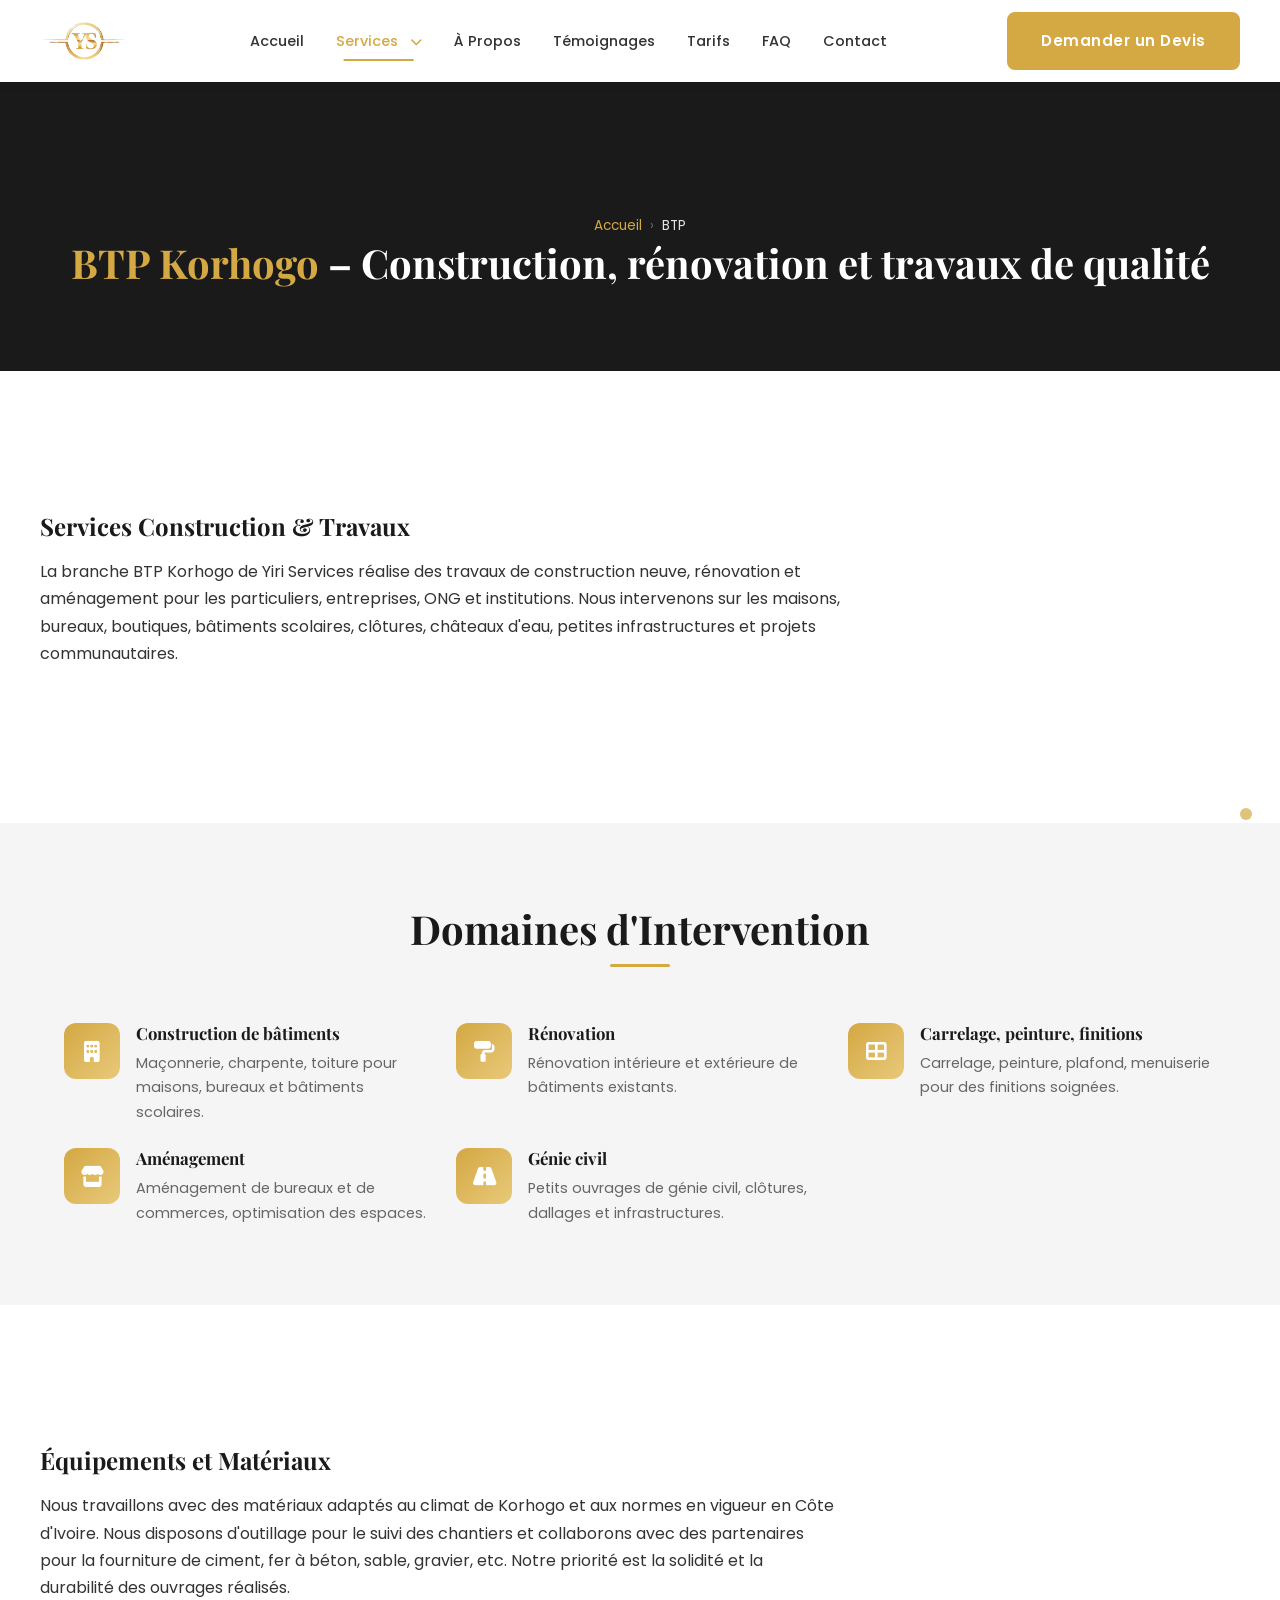
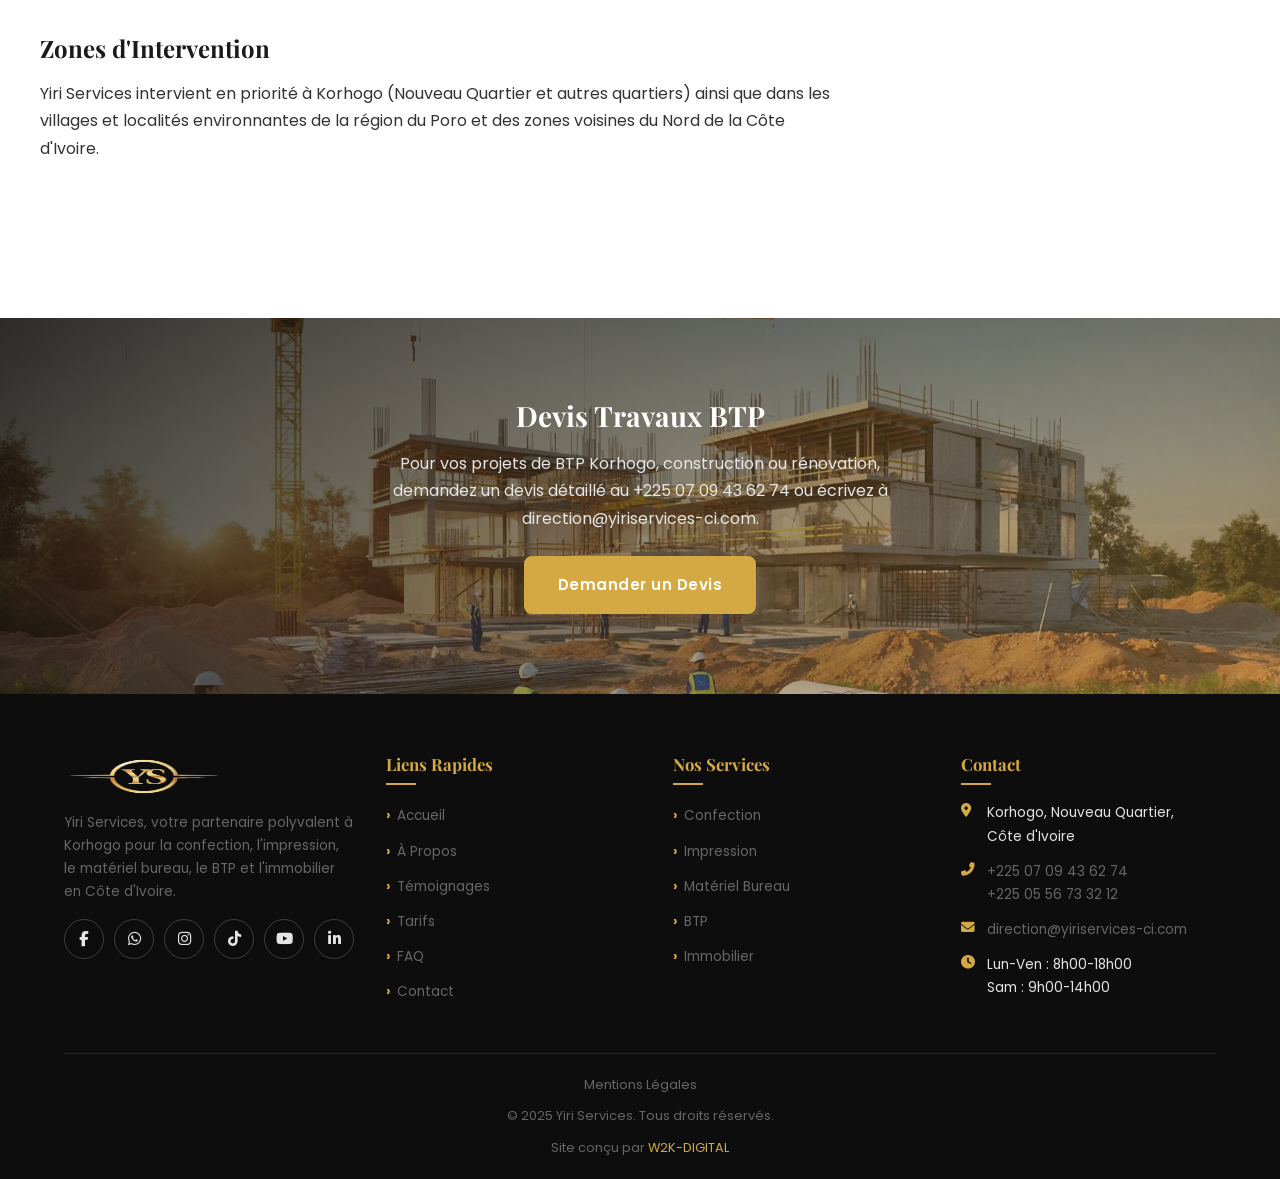
<file: btp.html>
<!DOCTYPE html>
<html lang="fr">
<head>
  <meta charset="UTF-8">
  <meta name="viewport" content="width=device-width, initial-scale=1.0">
  <title>BTP Korhogo – Construction &amp; rénovation Yiri Services</title>
  <meta name="description" content="Travaux BTP Korhogo : construction, rénovation, aménagement de maisons, bureaux et commerces avec Yiri Services. Devis travaux sur mesure.">
  <meta name="keywords" content="BTP Korhogo, construction Korhogo, rénovation Côte d'Ivoire, travaux Korhogo">
  <meta property="og:title" content="BTP Korhogo – Construction & rénovation Yiri Services">
  <meta property="og:description" content="Construction, rénovation et aménagement à Korhogo et environs.">
  <meta property="og:type" content="website">
  <meta property="og:url" content="https://www.yiriservices-ci.com/btp.html">
  <meta property="og:image" content="images/btp/btp-hero.jpg">
  <meta property="og:locale" content="fr_CI">
  <meta name="twitter:card" content="summary_large_image">
  <meta name="twitter:title" content="BTP Korhogo – Yiri Services">
  <meta name="twitter:description" content="Travaux BTP à Korhogo, Côte d'Ivoire.">
  <meta name="twitter:image" content="images/btp/btp-hero.jpg">
  <link rel="icon" type="image/png" href="images/logo/logo-yiri-services-3d-or.png">
  <link rel="stylesheet" href="https://cdnjs.cloudflare.com/ajax/libs/font-awesome/6.5.1/css/all.min.css">
  <link rel="preconnect" href="https://fonts.googleapis.com"><link rel="preconnect" href="https://fonts.gstatic.com" crossorigin>
  <link href="https://fonts.googleapis.com/css2?family=Playfair+Display:wght@400;600;700&family=Poppins:wght@300;400;500;600;700&display=swap" rel="stylesheet">
  <link rel="stylesheet" href="css/style.css">
</head>
<body data-next-page="immobilier.html">
  <div class="nav-overlay"></div>
  <header class="header"><div class="container header-inner"><div class="logo"><a href="accueil.html"><img src="images/logo/logo-yiri-services-3d-or.png" alt="Logo Yiri Services Korhogo" width="180" height="50"></a></div><nav><ul class="nav-menu"><li><a href="accueil.html">Accueil</a></li><li class="nav-dropdown"><a href="#" class="dropdown-toggle active">Services <i class="fas fa-chevron-down"></i></a><ul class="dropdown-menu"><li><a href="confection.html"><i class="fas fa-tshirt"></i> Confection</a></li><li><a href="impression.html"><i class="fas fa-print"></i> Impression</a></li><li><a href="materiel-bureau.html"><i class="fas fa-desktop"></i> Matériel Bureau</a></li><li><a href="btp.html" class="active"><i class="fas fa-hard-hat"></i> BTP</a></li><li><a href="immobilier.html"><i class="fas fa-home"></i> Immobilier</a></li></ul></li><li><a href="a-propos.html">À Propos</a></li><li><a href="temoignages.html">Témoignages</a></li><li><a href="tarifs.html">Tarifs</a></li><li><a href="faq.html">FAQ</a></li><li><a href="contact.html">Contact</a></li></ul></nav><a href="contact.html" class="btn btn-primary header-cta">Demander un Devis</a><button class="hamburger" aria-label="Menu mobile"><i class="fas fa-bars"></i></button></div></header>

  <div class="page-header" data-autoscroll>
    <div class="container">
      <nav class="breadcrumbs"><a href="accueil.html">Accueil</a><span class="separator">›</span><span>BTP</span></nav>
      <h1><span>BTP Korhogo</span> – Construction, rénovation et travaux de qualité</h1>
    </div>
  </div>

  <section data-autoscroll>
    <div class="container content-section">
      <h2>Services Construction &amp; Travaux</h2>
      <p>La branche BTP Korhogo de Yiri Services réalise des travaux de construction neuve, rénovation et aménagement pour les particuliers, entreprises, ONG et institutions. Nous intervenons sur les maisons, bureaux, boutiques, bâtiments scolaires, clôtures, châteaux d'eau, petites infrastructures et projets communautaires.</p>
    </div>
  </section>

  <section class="bg-gris" data-autoscroll>
    <div class="container">
      <div class="section-title"><h2>Domaines d'Intervention</h2></div>
      <div class="avantages-grid">
        <div class="avantage-item"><div class="avantage-icon"><i class="fas fa-building"></i></div><div class="avantage-content"><h3>Construction de bâtiments</h3><p>Maçonnerie, charpente, toiture pour maisons, bureaux et bâtiments scolaires.</p></div></div>
        <div class="avantage-item"><div class="avantage-icon"><i class="fas fa-paint-roller"></i></div><div class="avantage-content"><h3>Rénovation</h3><p>Rénovation intérieure et extérieure de bâtiments existants.</p></div></div>
        <div class="avantage-item"><div class="avantage-icon"><i class="fas fa-th-large"></i></div><div class="avantage-content"><h3>Carrelage, peinture, finitions</h3><p>Carrelage, peinture, plafond, menuiserie pour des finitions soignées.</p></div></div>
        <div class="avantage-item"><div class="avantage-icon"><i class="fas fa-store"></i></div><div class="avantage-content"><h3>Aménagement</h3><p>Aménagement de bureaux et de commerces, optimisation des espaces.</p></div></div>
        <div class="avantage-item"><div class="avantage-icon"><i class="fas fa-road"></i></div><div class="avantage-content"><h3>Génie civil</h3><p>Petits ouvrages de génie civil, clôtures, dallages et infrastructures.</p></div></div>
      </div>
    </div>
  </section>

  <section data-autoscroll>
    <div class="container content-section">
      <h2>Équipements et Matériaux</h2>
      <p>Nous travaillons avec des matériaux adaptés au climat de Korhogo et aux normes en vigueur en Côte d'Ivoire. Nous disposons d'outillage pour le suivi des chantiers et collaborons avec des partenaires pour la fourniture de ciment, fer à béton, sable, gravier, etc. Notre priorité est la solidité et la durabilité des ouvrages réalisés.</p>
      <h2 class="mt-32">Zones d'Intervention</h2>
      <p>Yiri Services intervient en priorité à Korhogo (Nouveau Quartier et autres quartiers) ainsi que dans les villages et localités environnantes de la région du Poro et des zones voisines du Nord de la Côte d'Ivoire.</p>
    </div>
  </section>

  <section class="section-cta" data-autoscroll>
    <div class="cta-bg"><picture><source srcset="images/btp/btp-hero.webp" type="image/webp"><img src="images/btp/btp-hero.jpg" alt="Devis BTP Korhogo" loading="lazy" width="1920" height="600"></picture></div>
    <div class="cta-overlay"></div>
    <div class="container cta-content">
      <h2>Devis Travaux BTP</h2>
      <p>Pour vos projets de BTP Korhogo, construction ou rénovation, demandez un devis détaillé au +225 07 09 43 62 74 ou écrivez à direction@yiriservices-ci.com.</p>
      <a href="contact.html" class="btn btn-primary">Demander un Devis</a>
    </div>
  </section>

  <footer class="footer"><div class="container"><div class="footer-grid"><div class="footer-col"><div class="footer-logo"><img src="images/logo/logo-yiri-services-3d-or.png" alt="Logo Yiri Services" width="160" height="45"></div><p>Yiri Services, votre partenaire polyvalent à Korhogo pour la confection, l'impression, le matériel bureau, le BTP et l'immobilier en Côte d'Ivoire.</p><div class="footer-social"><a href="#" aria-label="Facebook"><i class="fab fa-facebook-f"></i></a><a href="https://wa.me/2250709436274" aria-label="WhatsApp" target="_blank" rel="noopener"><i class="fab fa-whatsapp"></i></a><a href="#" aria-label="Instagram"><i class="fab fa-instagram"></i></a><a href="#" aria-label="TikTok"><i class="fab fa-tiktok"></i></a><a href="#" aria-label="YouTube"><i class="fab fa-youtube"></i></a><a href="#" aria-label="LinkedIn"><i class="fab fa-linkedin-in"></i></a></div></div><div class="footer-col"><h4>Liens Rapides</h4><ul class="footer-links"><li><a href="accueil.html">Accueil</a></li><li><a href="a-propos.html">À Propos</a></li><li><a href="temoignages.html">Témoignages</a></li><li><a href="tarifs.html">Tarifs</a></li><li><a href="faq.html">FAQ</a></li><li><a href="contact.html">Contact</a></li></ul></div><div class="footer-col"><h4>Nos Services</h4><ul class="footer-links"><li><a href="confection.html">Confection</a></li><li><a href="impression.html">Impression</a></li><li><a href="materiel-bureau.html">Matériel Bureau</a></li><li><a href="btp.html">BTP</a></li><li><a href="immobilier.html">Immobilier</a></li></ul></div><div class="footer-col"><h4>Contact</h4><ul class="footer-contact"><li><i class="fas fa-map-marker-alt"></i><span>Korhogo, Nouveau Quartier,<br>Côte d'Ivoire</span></li><li><i class="fas fa-phone-alt"></i><span><a href="tel:+2250709436274">+225 07 09 43 62 74</a><br><a href="tel:+2250556733212">+225 05 56 73 32 12</a></span></li><li><i class="fas fa-envelope"></i><span><a href="mailto:direction@yiriservices-ci.com">direction@yiriservices-ci.com</a></span></li><li><i class="fas fa-clock"></i><span>Lun-Ven : 8h00-18h00<br>Sam : 9h00-14h00</span></li></ul></div></div><div class="footer-bottom"><div class="footer-legal-links"><a href="mentions-legales.html">Mentions Légales</a></div><p>&copy; 2025 Yiri Services. Tous droits réservés.</p><p>Site conçu par <a href="https://w2k-digital.com" target="_blank" rel="noopener">W2K-DIGITAL</a></p></div></div></footer>
  <button class="scroll-top" aria-label="Retour en haut"><i class="fas fa-arrow-up"></i></button>
  <script src="js/main.js"></script><script src="js/auto-scroll.js"></script>
  <script>W2KAutoScroll.init({speed:'slow',pauseDuration:12,inactivityDelay:45,showIndicator:true});</script>
</body>
</html>
</file>
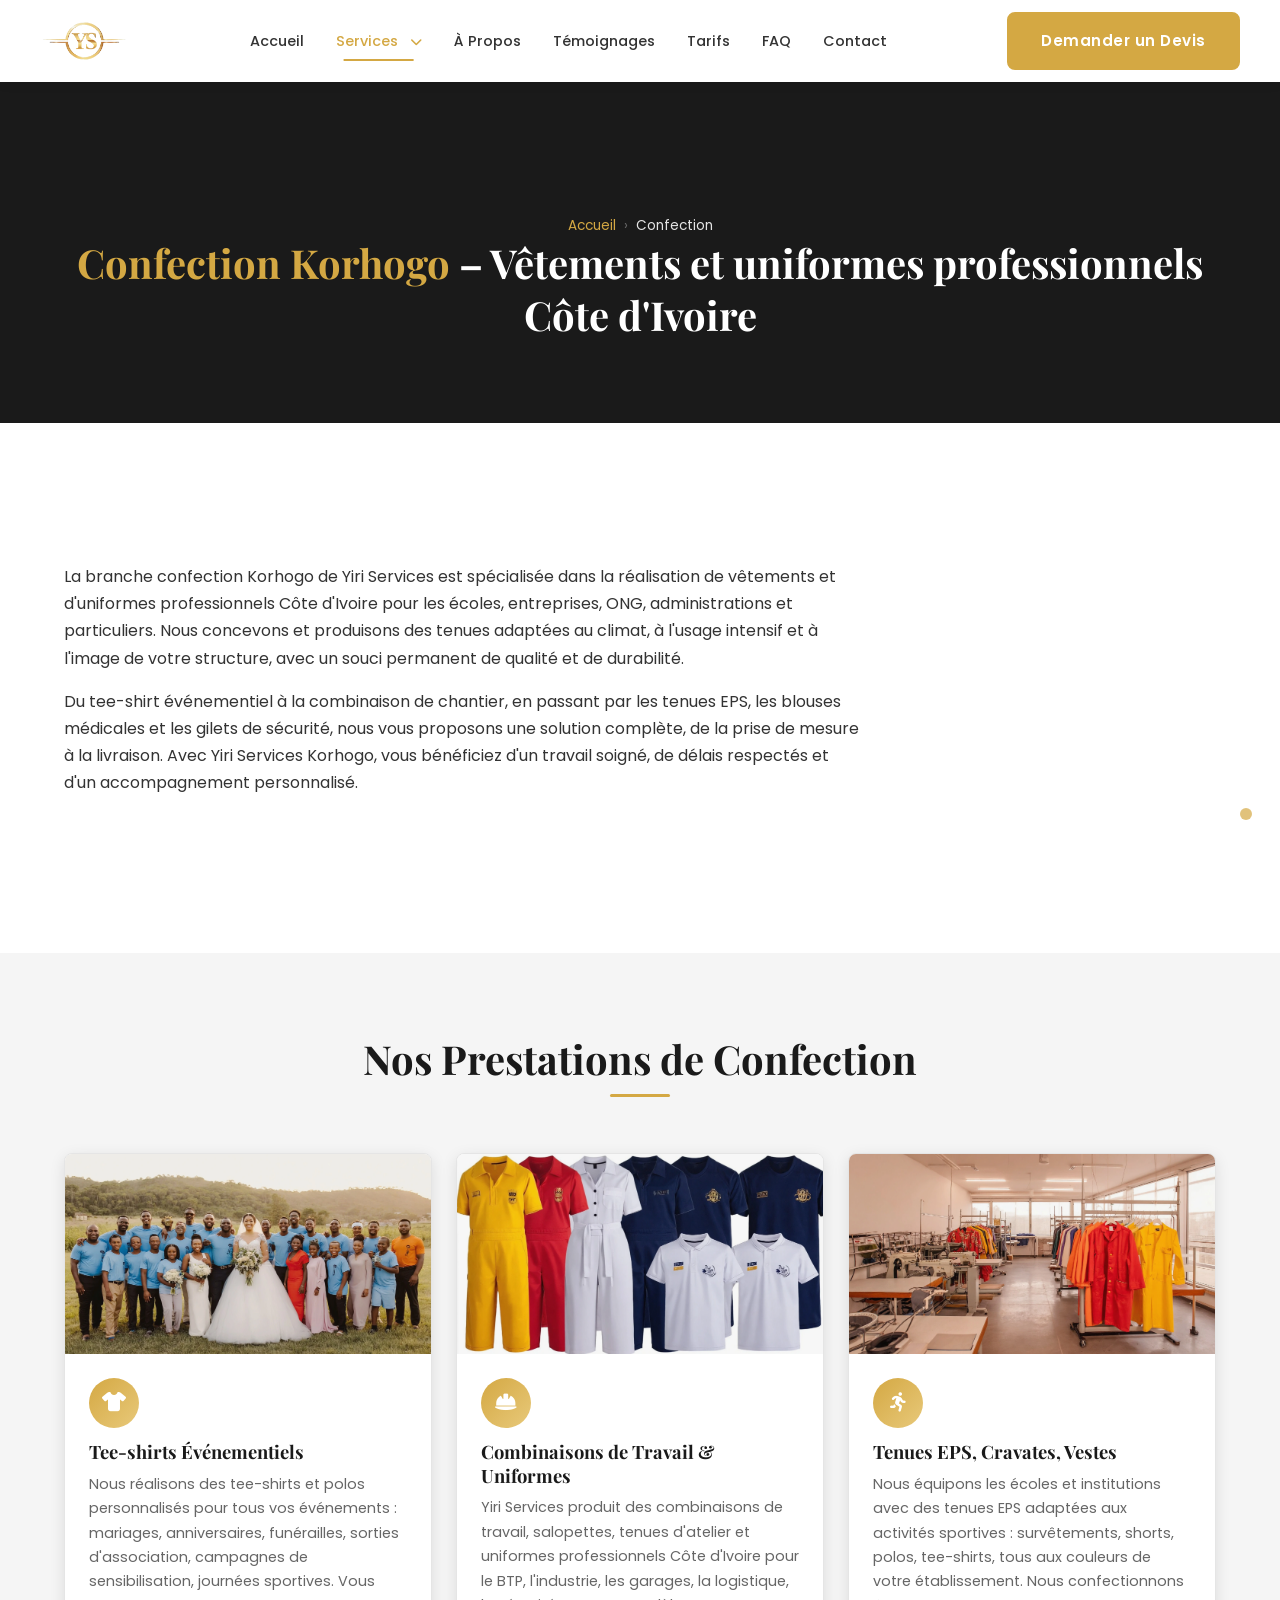
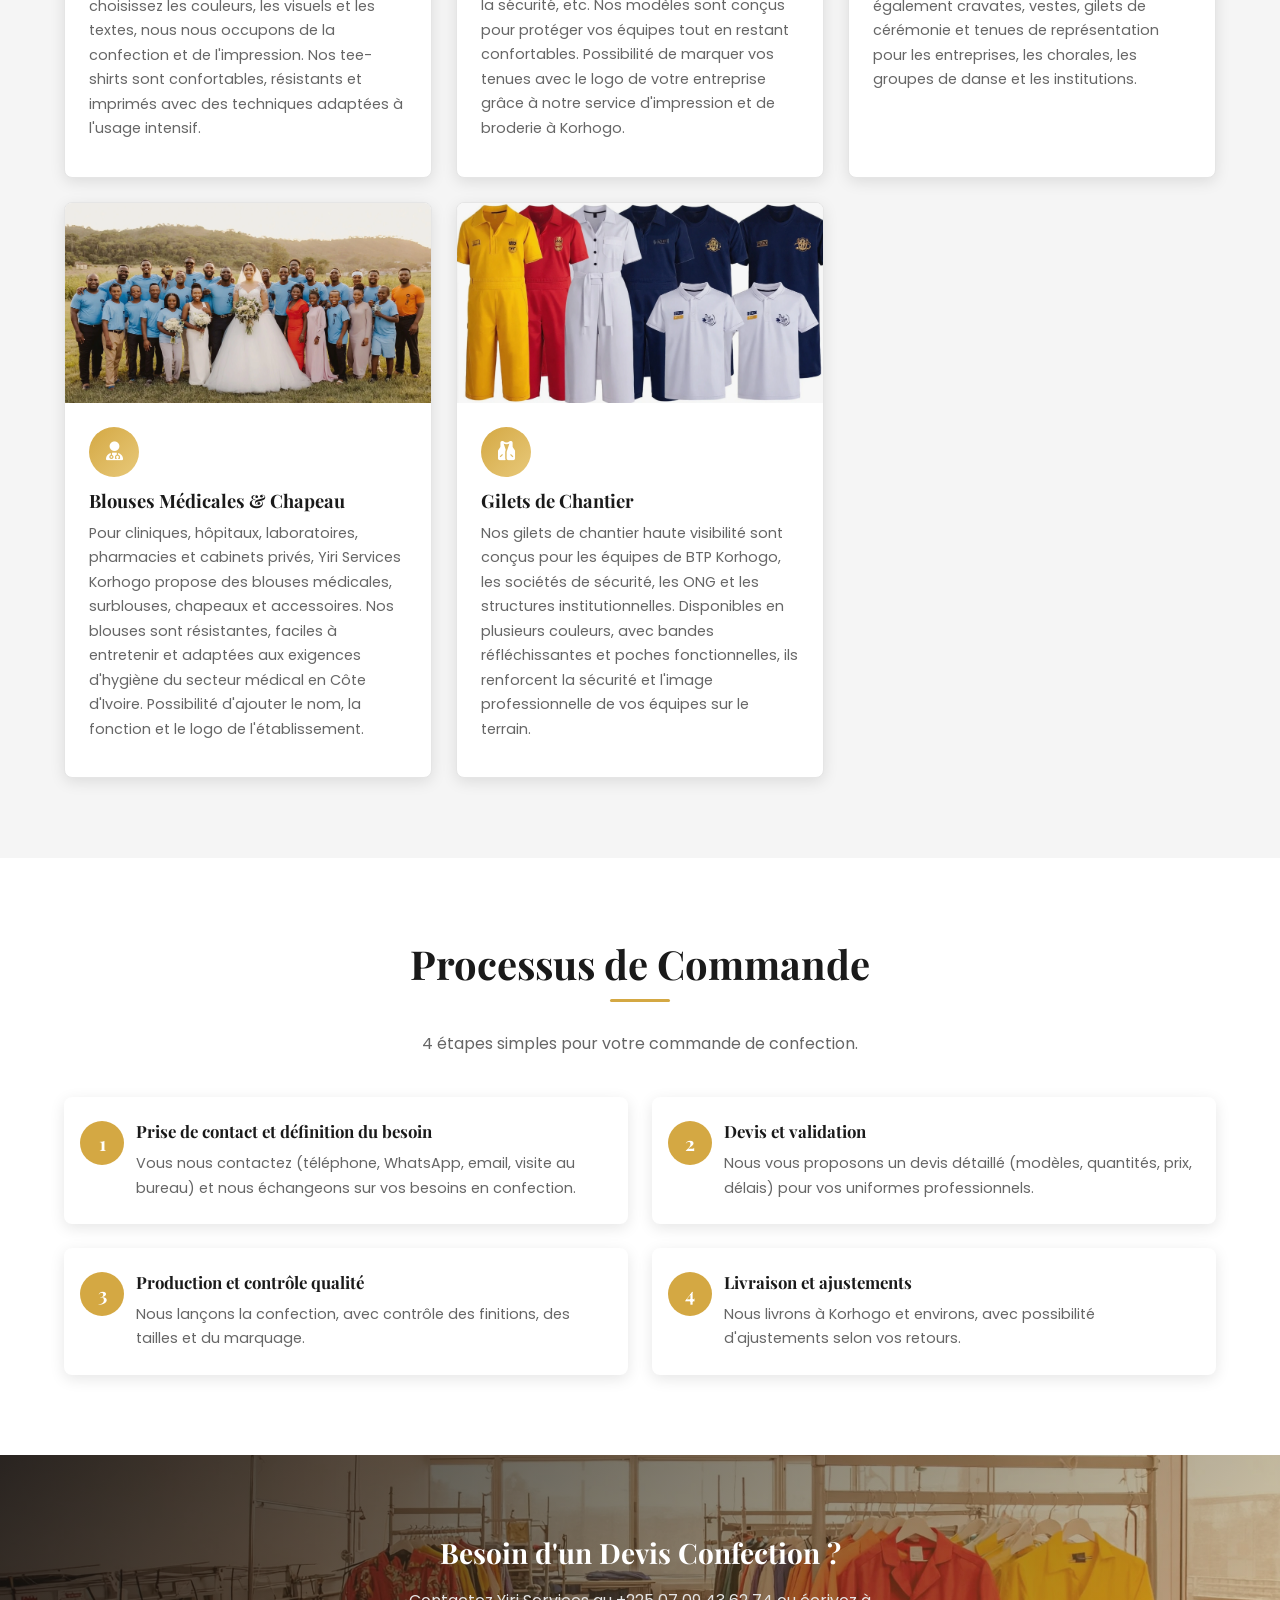
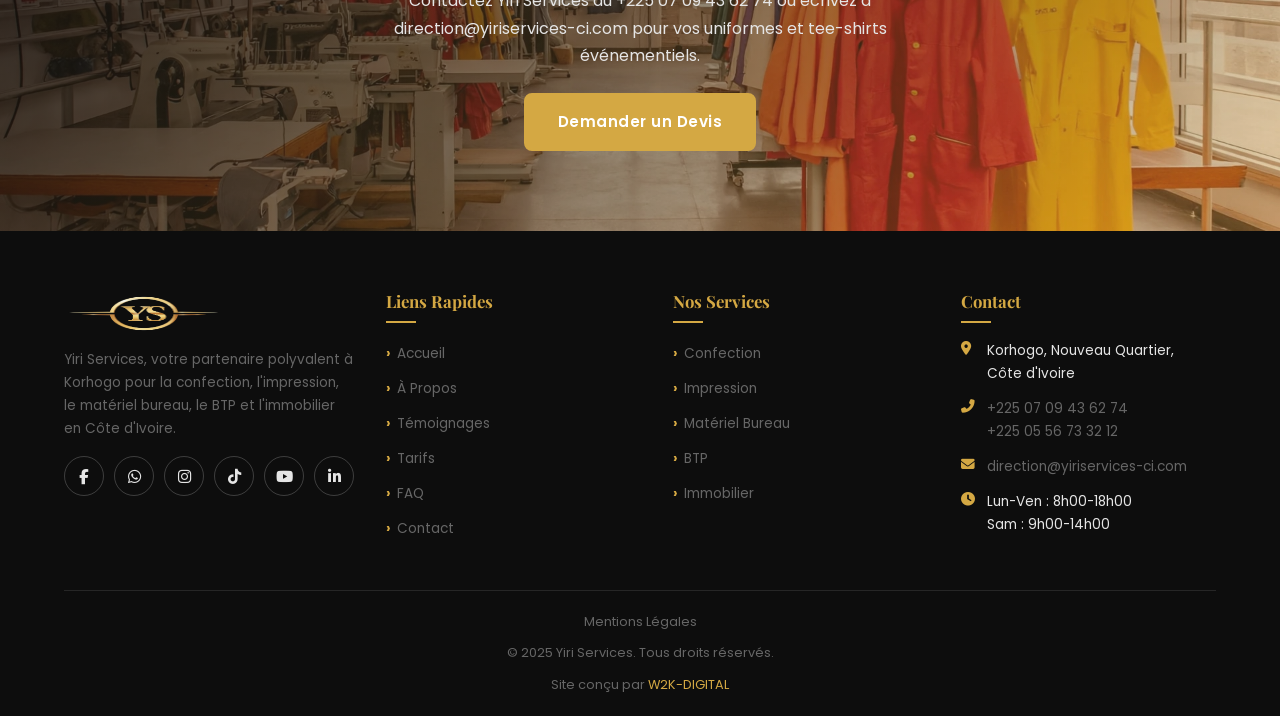
<file: confection.html>
<!DOCTYPE html>
<html lang="fr">
<head>
  <meta charset="UTF-8">
  <meta name="viewport" content="width=device-width, initial-scale=1.0">
  <title>Confection Korhogo – Uniformes professionnels Yiri Services</title>
  <meta name="description" content="Confection Korhogo de tee-shirts, combinaisons, blouses médicales, gilets de chantier et uniformes professionnels Côte d'Ivoire. Devis rapide avec Yiri Services.">
  <meta name="keywords" content="confection Korhogo, uniforme professionnel Côte d'Ivoire, tee-shirt événementiel, blouse médicale Korhogo, gilet chantier">
  <meta property="og:title" content="Confection Korhogo – Uniformes professionnels Yiri Services">
  <meta property="og:description" content="Confection de tee-shirts, combinaisons, blouses médicales et uniformes professionnels à Korhogo.">
  <meta property="og:type" content="website">
  <meta property="og:url" content="https://www.yiriservices-ci.com/confection.html">
  <meta property="og:image" content="images/confection/confection-hero.jpg">
  <meta property="og:locale" content="fr_CI">
  <meta name="twitter:card" content="summary_large_image">
  <meta name="twitter:title" content="Confection Korhogo – Uniformes professionnels Yiri Services">
  <meta name="twitter:description" content="Confection de vêtements et uniformes professionnels à Korhogo, Côte d'Ivoire.">
  <meta name="twitter:image" content="images/confection/confection-hero.jpg">
  <link rel="icon" type="image/png" href="images/logo/logo-yiri-services-3d-or.png">
  <link rel="stylesheet" href="https://cdnjs.cloudflare.com/ajax/libs/font-awesome/6.5.1/css/all.min.css">
  <link rel="preconnect" href="https://fonts.googleapis.com">
  <link rel="preconnect" href="https://fonts.gstatic.com" crossorigin>
  <link href="https://fonts.googleapis.com/css2?family=Playfair+Display:wght@400;600;700&family=Poppins:wght@300;400;500;600;700&display=swap" rel="stylesheet">
  <link rel="stylesheet" href="css/style.css">
</head>
<body data-next-page="impression.html">

  <div class="nav-overlay"></div>

  <!-- Header identique -->
  <header class="header">
    <div class="container header-inner">
      <div class="logo"><a href="accueil.html"><img src="images/logo/logo-yiri-services-3d-or.png" alt="Logo Yiri Services Korhogo" width="180" height="50"></a></div>
      <nav>
        <ul class="nav-menu">
          <li><a href="accueil.html">Accueil</a></li>
          <li class="nav-dropdown">
            <a href="#" class="dropdown-toggle active">Services <i class="fas fa-chevron-down"></i></a>
            <ul class="dropdown-menu">
              <li><a href="confection.html" class="active"><i class="fas fa-tshirt"></i> Confection</a></li>
              <li><a href="impression.html"><i class="fas fa-print"></i> Impression</a></li>
              <li><a href="materiel-bureau.html"><i class="fas fa-desktop"></i> Matériel Bureau</a></li>
              <li><a href="btp.html"><i class="fas fa-hard-hat"></i> BTP</a></li>
              <li><a href="immobilier.html"><i class="fas fa-home"></i> Immobilier</a></li>
            </ul>
          </li>
          <li><a href="a-propos.html">À Propos</a></li>
          <li><a href="temoignages.html">Témoignages</a></li>
          <li><a href="tarifs.html">Tarifs</a></li>
          <li><a href="faq.html">FAQ</a></li>
          <li><a href="contact.html">Contact</a></li>
        </ul>
      </nav>
      <a href="contact.html" class="btn btn-primary header-cta">Demander un Devis</a>
      <button class="hamburger" aria-label="Menu mobile"><i class="fas fa-bars"></i></button>
    </div>
  </header>

  <!-- Hero page -->
  <div class="page-header" data-autoscroll>
    <div class="container">
      <nav class="breadcrumbs">
        <a href="accueil.html">Accueil</a>
        <span class="separator">›</span>
        <span>Confection</span>
      </nav>
      <h1><span>Confection Korhogo</span> – Vêtements et uniformes professionnels Côte d'Ivoire</h1>
    </div>
  </div>

  <!-- Introduction -->
  <section data-autoscroll>
    <div class="container">
      <div class="content-section">
        <p>La branche confection Korhogo de Yiri Services est spécialisée dans la réalisation de vêtements et d'uniformes professionnels Côte d'Ivoire pour les écoles, entreprises, ONG, administrations et particuliers. Nous concevons et produisons des tenues adaptées au climat, à l'usage intensif et à l'image de votre structure, avec un souci permanent de qualité et de durabilité.</p>
        <p>Du tee-shirt événementiel à la combinaison de chantier, en passant par les tenues EPS, les blouses médicales et les gilets de sécurité, nous vous proposons une solution complète, de la prise de mesure à la livraison. Avec Yiri Services Korhogo, vous bénéficiez d'un travail soigné, de délais respectés et d'un accompagnement personnalisé.</p>
      </div>
    </div>
  </section>

  <!-- Sous-services détaillés -->
  <section class="bg-gris" data-autoscroll>
    <div class="container">
      <div class="section-title">
        <h2>Nos Prestations de Confection</h2>
      </div>
      <div class="services-grid">
        <!-- Tee-shirts événementiels -->
        <div class="service-card">
          <div class="service-card-img">
            <picture>
              <source srcset="images/confection/confection-ceremonie.webp" type="image/webp">
              <img src="images/confection/confection-ceremonie.jpg" alt="Tee-shirts événementiels mariage anniversaire Korhogo" loading="lazy" width="400" height="300">
            </picture>
          </div>
          <div class="service-card-body">
            <div class="service-card-icon"><i class="fas fa-tshirt"></i></div>
            <h3>Tee-shirts Événementiels</h3>
            <p>Nous réalisons des tee-shirts et polos personnalisés pour tous vos événements : mariages, anniversaires, funérailles, sorties d'association, campagnes de sensibilisation, journées sportives. Vous choisissez les couleurs, les visuels et les textes, nous nous occupons de la confection et de l'impression. Nos tee-shirts sont confortables, résistants et imprimés avec des techniques adaptées à l'usage intensif.</p>
          </div>
        </div>
        <!-- Combinaisons de travail -->
        <div class="service-card">
          <div class="service-card-img">
            <picture>
              <source srcset="images/confection/confection-uniformes.webp" type="image/webp">
              <img src="images/confection/confection-uniformes.jpg" alt="Combinaisons de travail uniformes professionnels Korhogo" loading="lazy" width="400" height="300">
            </picture>
          </div>
          <div class="service-card-body">
            <div class="service-card-icon"><i class="fas fa-hard-hat"></i></div>
            <h3>Combinaisons de Travail &amp; Uniformes</h3>
            <p>Yiri Services produit des combinaisons de travail, salopettes, tenues d'atelier et uniformes professionnels Côte d'Ivoire pour le BTP, l'industrie, les garages, la logistique, la sécurité, etc. Nos modèles sont conçus pour protéger vos équipes tout en restant confortables. Possibilité de marquer vos tenues avec le logo de votre entreprise grâce à notre service d'impression et de broderie à Korhogo.</p>
          </div>
        </div>
        <!-- Tenues EPS -->
        <div class="service-card">
          <div class="service-card-img">
            <picture>
              <source srcset="images/confection/confection-hero.webp" type="image/webp">
              <img src="images/confection/confection-hero.jpg" alt="Tenues EPS cravates vestes Korhogo" loading="lazy" width="400" height="300">
            </picture>
          </div>
          <div class="service-card-body">
            <div class="service-card-icon"><i class="fas fa-running"></i></div>
            <h3>Tenues EPS, Cravates, Vestes</h3>
            <p>Nous équipons les écoles et institutions avec des tenues EPS adaptées aux activités sportives : survêtements, shorts, polos, tee-shirts, tous aux couleurs de votre établissement. Nous confectionnons également cravates, vestes, gilets de cérémonie et tenues de représentation pour les entreprises, les chorales, les groupes de danse et les institutions.</p>
          </div>
        </div>
        <!-- Blouses médicales -->
        <div class="service-card">
          <div class="service-card-img">
            <picture>
              <source srcset="images/confection/confection-ceremonie.webp" type="image/webp">
              <img src="images/confection/confection-ceremonie.jpg" alt="Blouses médicales chapeau Korhogo" loading="lazy" width="400" height="300">
            </picture>
          </div>
          <div class="service-card-body">
            <div class="service-card-icon"><i class="fas fa-user-md"></i></div>
            <h3>Blouses Médicales &amp; Chapeau</h3>
            <p>Pour cliniques, hôpitaux, laboratoires, pharmacies et cabinets privés, Yiri Services Korhogo propose des blouses médicales, surblouses, chapeaux et accessoires. Nos blouses sont résistantes, faciles à entretenir et adaptées aux exigences d'hygiène du secteur médical en Côte d'Ivoire. Possibilité d'ajouter le nom, la fonction et le logo de l'établissement.</p>
          </div>
        </div>
        <!-- Gilets de chantier -->
        <div class="service-card">
          <div class="service-card-img">
            <picture>
              <source srcset="images/confection/confection-uniformes.webp" type="image/webp">
              <img src="images/confection/confection-uniformes.jpg" alt="Gilets de chantier haute visibilité Korhogo" loading="lazy" width="400" height="300">
            </picture>
          </div>
          <div class="service-card-body">
            <div class="service-card-icon"><i class="fas fa-vest"></i></div>
            <h3>Gilets de Chantier</h3>
            <p>Nos gilets de chantier haute visibilité sont conçus pour les équipes de BTP Korhogo, les sociétés de sécurité, les ONG et les structures institutionnelles. Disponibles en plusieurs couleurs, avec bandes réfléchissantes et poches fonctionnelles, ils renforcent la sécurité et l'image professionnelle de vos équipes sur le terrain.</p>
          </div>
        </div>
      </div>
    </div>
  </section>

  <!-- Processus de commande -->
  <section data-autoscroll>
    <div class="container">
      <div class="section-title">
        <h2>Processus de Commande</h2>
        <p>4 étapes simples pour votre commande de confection.</p>
      </div>
      <div class="processus-grid">
        <div class="etape-item">
          <h3>Prise de contact et définition du besoin</h3>
          <p>Vous nous contactez (téléphone, WhatsApp, email, visite au bureau) et nous échangeons sur vos besoins en confection.</p>
        </div>
        <div class="etape-item">
          <h3>Devis et validation</h3>
          <p>Nous vous proposons un devis détaillé (modèles, quantités, prix, délais) pour vos uniformes professionnels.</p>
        </div>
        <div class="etape-item">
          <h3>Production et contrôle qualité</h3>
          <p>Nous lançons la confection, avec contrôle des finitions, des tailles et du marquage.</p>
        </div>
        <div class="etape-item">
          <h3>Livraison et ajustements</h3>
          <p>Nous livrons à Korhogo et environs, avec possibilité d'ajustements selon vos retours.</p>
        </div>
      </div>
    </div>
  </section>

  <!-- CTA -->
  <section class="section-cta" data-autoscroll>
    <div class="cta-bg">
      <picture>
        <source srcset="images/confection/confection-hero.webp" type="image/webp">
        <img src="images/confection/confection-hero.jpg" alt="Devis confection Yiri Services Korhogo" loading="lazy" width="1920" height="600">
      </picture>
    </div>
    <div class="cta-overlay"></div>
    <div class="container cta-content">
      <h2>Besoin d'un Devis Confection ?</h2>
      <p>Contactez Yiri Services au +225 07 09 43 62 74 ou écrivez à direction@yiriservices-ci.com pour vos uniformes et tee-shirts événementiels.</p>
      <a href="contact.html" class="btn btn-primary">Demander un Devis</a>
    </div>
  </section>

  <!-- Footer identique -->
  <footer class="footer">
    <div class="container">
      <div class="footer-grid">
        <div class="footer-col">
          <div class="footer-logo"><img src="images/logo/logo-yiri-services-3d-or.png" alt="Logo Yiri Services" width="160" height="45"></div>
          <p>Yiri Services, votre partenaire polyvalent à Korhogo pour la confection, l'impression, le matériel bureau, le BTP et l'immobilier en Côte d'Ivoire.</p>
          <div class="footer-social">
            <a href="#" aria-label="Facebook"><i class="fab fa-facebook-f"></i></a>
            <a href="https://wa.me/2250709436274" aria-label="WhatsApp" target="_blank" rel="noopener"><i class="fab fa-whatsapp"></i></a>
            <a href="#" aria-label="Instagram"><i class="fab fa-instagram"></i></a>
            <a href="#" aria-label="TikTok"><i class="fab fa-tiktok"></i></a>
            <a href="#" aria-label="YouTube"><i class="fab fa-youtube"></i></a>
            <a href="#" aria-label="LinkedIn"><i class="fab fa-linkedin-in"></i></a>
          </div>
        </div>
        <div class="footer-col">
          <h4>Liens Rapides</h4>
          <ul class="footer-links">
            <li><a href="accueil.html">Accueil</a></li>
            <li><a href="a-propos.html">À Propos</a></li>
            <li><a href="temoignages.html">Témoignages</a></li>
            <li><a href="tarifs.html">Tarifs</a></li>
            <li><a href="faq.html">FAQ</a></li>
            <li><a href="contact.html">Contact</a></li>
          </ul>
        </div>
        <div class="footer-col">
          <h4>Nos Services</h4>
          <ul class="footer-links">
            <li><a href="confection.html">Confection</a></li>
            <li><a href="impression.html">Impression</a></li>
            <li><a href="materiel-bureau.html">Matériel Bureau</a></li>
            <li><a href="btp.html">BTP</a></li>
            <li><a href="immobilier.html">Immobilier</a></li>
          </ul>
        </div>
        <div class="footer-col">
          <h4>Contact</h4>
          <ul class="footer-contact">
            <li><i class="fas fa-map-marker-alt"></i><span>Korhogo, Nouveau Quartier,<br>Côte d'Ivoire</span></li>
            <li><i class="fas fa-phone-alt"></i><span><a href="tel:+2250709436274">+225 07 09 43 62 74</a><br><a href="tel:+2250556733212">+225 05 56 73 32 12</a></span></li>
            <li><i class="fas fa-envelope"></i><span><a href="mailto:direction@yiriservices-ci.com">direction@yiriservices-ci.com</a></span></li>
            <li><i class="fas fa-clock"></i><span>Lun-Ven : 8h00-18h00<br>Sam : 9h00-14h00</span></li>
          </ul>
        </div>
      </div>
      <div class="footer-bottom">
        <div class="footer-legal-links"><a href="mentions-legales.html">Mentions Légales</a></div>
        <p>&copy; 2025 Yiri Services. Tous droits réservés.</p>
        <p>Site conçu par <a href="https://w2k-digital.com" target="_blank" rel="noopener">W2K-DIGITAL</a></p>
      </div>
    </div>
  </footer>

  <button class="scroll-top" aria-label="Retour en haut"><i class="fas fa-arrow-up"></i></button>
  <script src="js/main.js"></script>
  <script src="js/auto-scroll.js"></script>
  <script>W2KAutoScroll.init({speed:'slow',pauseDuration:12,inactivityDelay:45,showIndicator:true});</script>
</body>
</html>
</file>
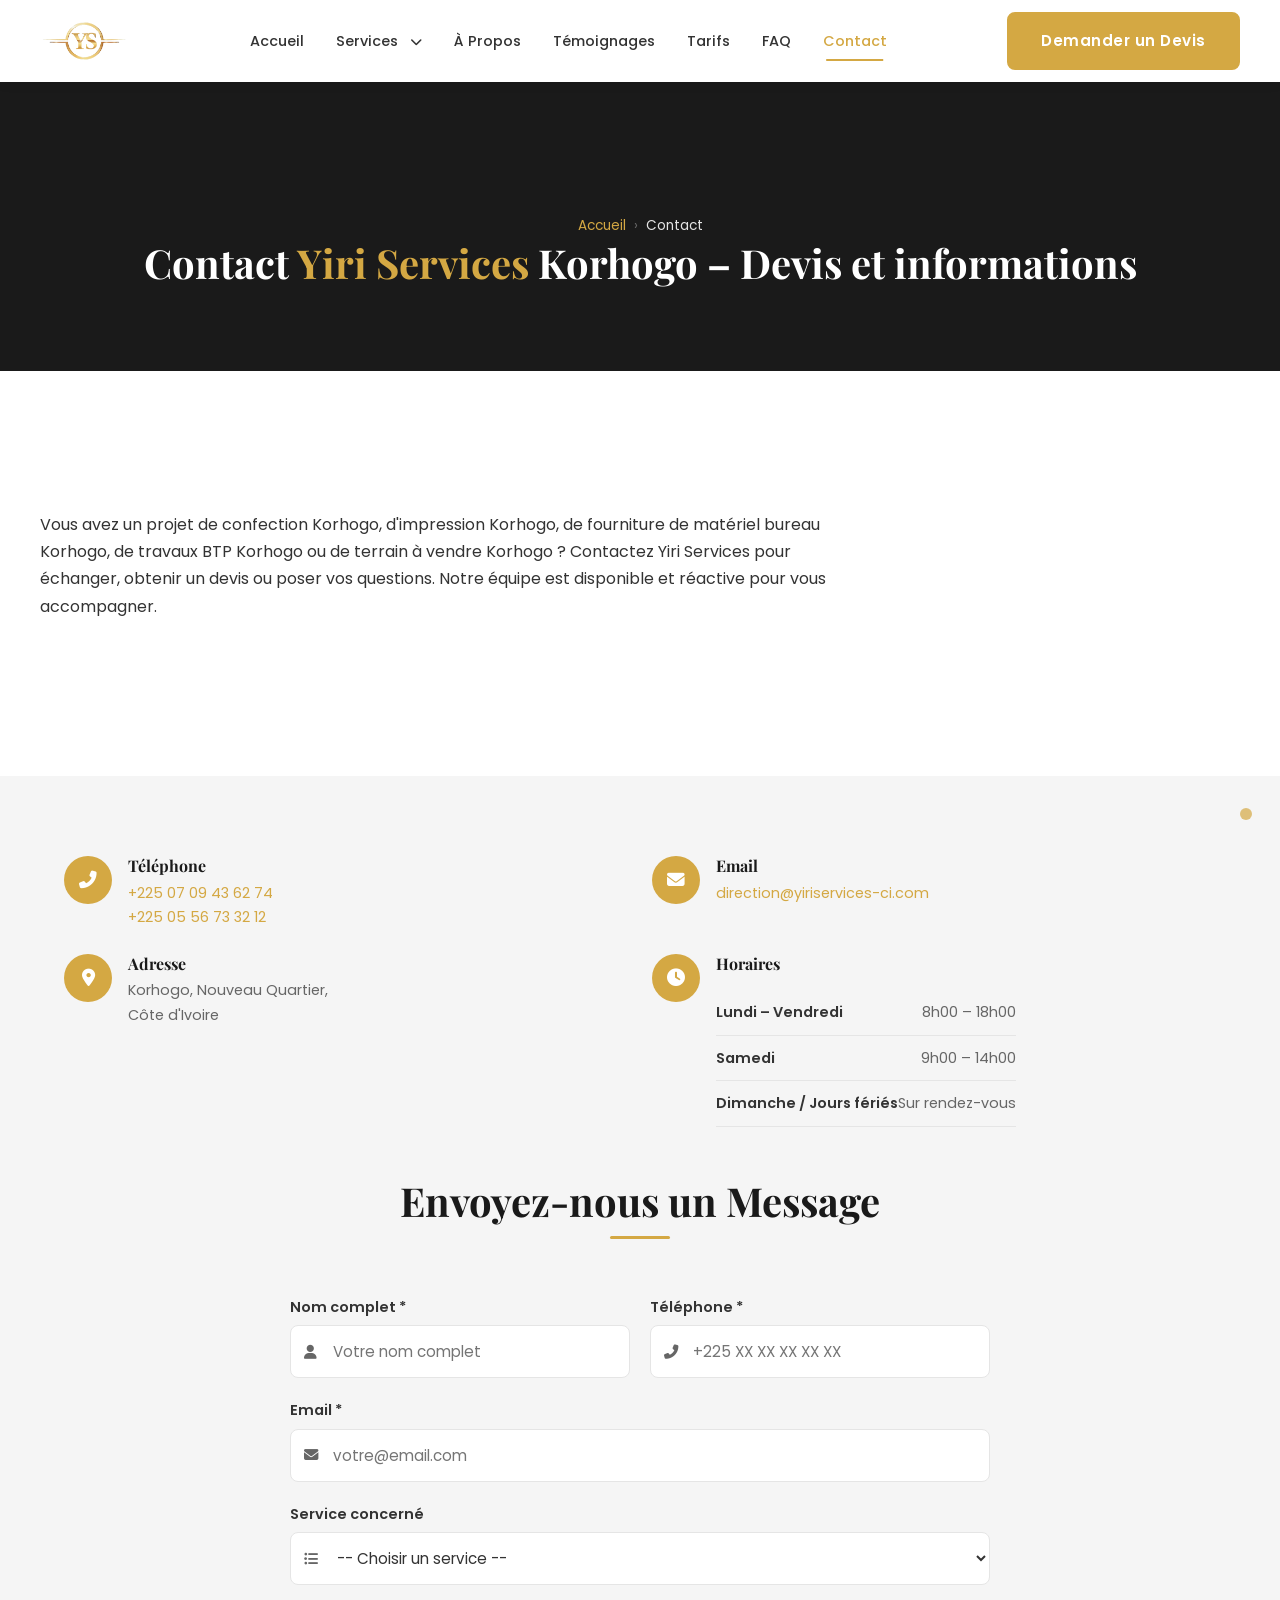
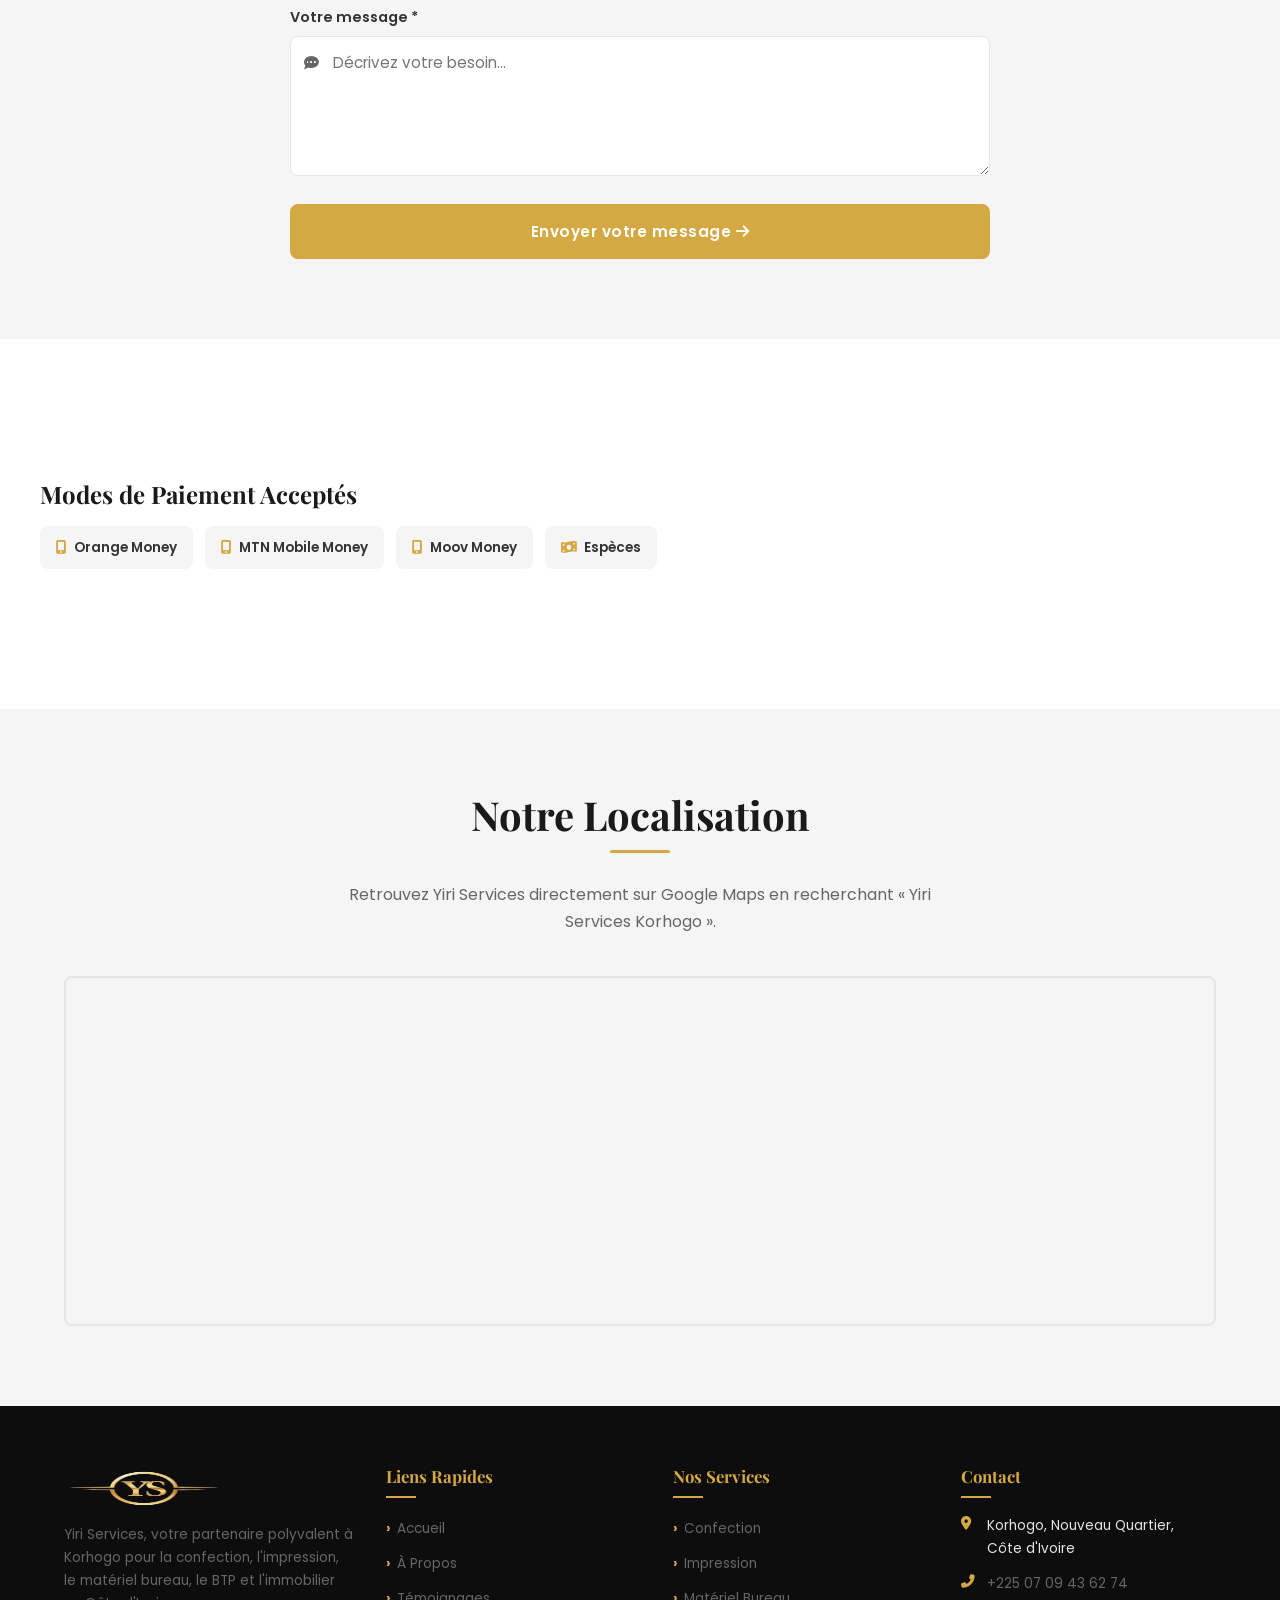
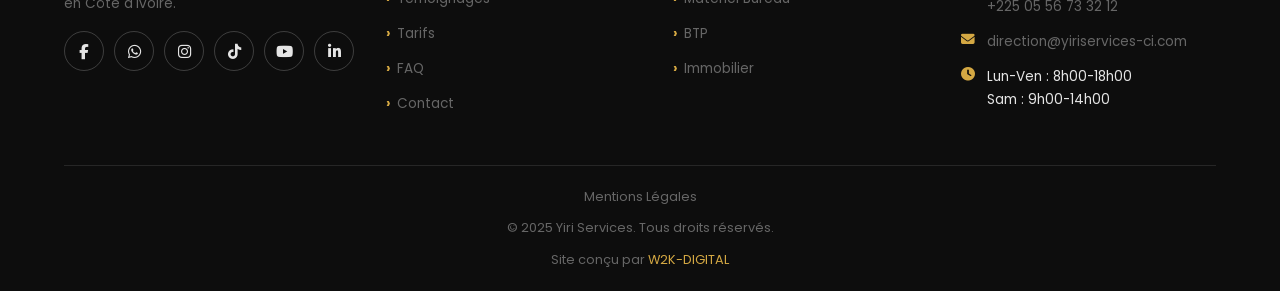
<file: contact.html>
<!DOCTYPE html>
<html lang="fr">
<head>
  <meta charset="UTF-8">
  <meta name="viewport" content="width=device-width, initial-scale=1.0">
  <title>Contact Yiri Services Korhogo – Devis rapide</title>
  <meta name="description" content="Contactez Yiri Services Korhogo pour vos besoins en confection, impression, matériel bureau, BTP et terrains à vendre. Téléphone, email et localisation Nouveau Quartier.">
  <meta name="keywords" content="contact Yiri Services, devis Korhogo, téléphone Yiri Services">
  <meta property="og:title" content="Contact Yiri Services Korhogo – Devis rapide">
  <meta property="og:description" content="Contactez-nous pour un devis gratuit à Korhogo.">
  <meta property="og:type" content="website">
  <meta property="og:url" content="https://www.yiriservices-ci.com/contact.html">
  <meta property="og:image" content="images/hero/hero-accueil.jpg">
  <meta property="og:locale" content="fr_CI">
  <meta name="twitter:card" content="summary_large_image">
  <meta name="twitter:title" content="Contact – Yiri Services Korhogo">
  <meta name="twitter:image" content="images/hero/hero-accueil.jpg">
  <link rel="icon" type="image/png" href="images/logo/logo-yiri-services-3d-or.png">
  <link rel="stylesheet" href="https://cdnjs.cloudflare.com/ajax/libs/font-awesome/6.5.1/css/all.min.css">
  <link rel="preconnect" href="https://fonts.googleapis.com"><link rel="preconnect" href="https://fonts.gstatic.com" crossorigin>
  <link href="https://fonts.googleapis.com/css2?family=Playfair+Display:wght@400;600;700&family=Poppins:wght@300;400;500;600;700&display=swap" rel="stylesheet">
  <link rel="stylesheet" href="css/style.css">
</head>
<body data-next-page="faq.html">
  <div class="nav-overlay"></div>
  <header class="header"><div class="container header-inner"><div class="logo"><a href="accueil.html"><img src="images/logo/logo-yiri-services-3d-or.png" alt="Logo Yiri Services Korhogo" width="180" height="50"></a></div><nav><ul class="nav-menu"><li><a href="accueil.html">Accueil</a></li><li class="nav-dropdown"><a href="#" class="dropdown-toggle">Services <i class="fas fa-chevron-down"></i></a><ul class="dropdown-menu"><li><a href="confection.html"><i class="fas fa-tshirt"></i> Confection</a></li><li><a href="impression.html"><i class="fas fa-print"></i> Impression</a></li><li><a href="materiel-bureau.html"><i class="fas fa-desktop"></i> Matériel Bureau</a></li><li><a href="btp.html"><i class="fas fa-hard-hat"></i> BTP</a></li><li><a href="immobilier.html"><i class="fas fa-home"></i> Immobilier</a></li></ul></li><li><a href="a-propos.html">À Propos</a></li><li><a href="temoignages.html">Témoignages</a></li><li><a href="tarifs.html">Tarifs</a></li><li><a href="faq.html">FAQ</a></li><li><a href="contact.html" class="active">Contact</a></li></ul></nav><a href="contact.html" class="btn btn-primary header-cta">Demander un Devis</a><button class="hamburger" aria-label="Menu mobile"><i class="fas fa-bars"></i></button></div></header>

  <div class="page-header" data-autoscroll><div class="container"><nav class="breadcrumbs"><a href="accueil.html">Accueil</a><span class="separator">›</span><span>Contact</span></nav><h1>Contact <span>Yiri Services</span> Korhogo – Devis et informations</h1></div></div>

  <section data-autoscroll>
    <div class="container content-section">
      <p>Vous avez un projet de confection Korhogo, d'impression Korhogo, de fourniture de matériel bureau Korhogo, de travaux BTP Korhogo ou de terrain à vendre Korhogo ? Contactez Yiri Services pour échanger, obtenir un devis ou poser vos questions. Notre équipe est disponible et réactive pour vous accompagner.</p>
    </div>
  </section>

  <!-- Coordonnées + Formulaire -->
  <section class="bg-gris" data-autoscroll>
    <div class="container">
      <div class="contact-info-grid" style="margin-bottom: 48px;">
        <div class="contact-info-item"><div class="contact-info-icon"><i class="fas fa-phone-alt"></i></div><div class="contact-info-text"><h4>Téléphone</h4><p><a href="tel:+2250709436274">+225 07 09 43 62 74</a><br><a href="tel:+2250556733212">+225 05 56 73 32 12</a></p></div></div>
        <div class="contact-info-item"><div class="contact-info-icon"><i class="fas fa-envelope"></i></div><div class="contact-info-text"><h4>Email</h4><p><a href="mailto:direction@yiriservices-ci.com">direction@yiriservices-ci.com</a></p></div></div>
        <div class="contact-info-item"><div class="contact-info-icon"><i class="fas fa-map-marker-alt"></i></div><div class="contact-info-text"><h4>Adresse</h4><p>Korhogo, Nouveau Quartier,<br>Côte d'Ivoire</p></div></div>
        <div class="contact-info-item"><div class="contact-info-icon"><i class="fas fa-clock"></i></div><div class="contact-info-text"><h4>Horaires</h4>
          <table class="horaires-table">
            <tr><td>Lundi – Vendredi</td><td>8h00 – 18h00</td></tr>
            <tr><td>Samedi</td><td>9h00 – 14h00</td></tr>
            <tr><td>Dimanche / Jours fériés</td><td>Sur rendez-vous</td></tr>
          </table>
        </div></div>
      </div>

      <!-- Formulaire -->
      <div class="contact-form">
        <div class="section-title"><h2>Envoyez-nous un Message</h2></div>
        <form action="#" method="post">
          <div class="form-row">
            <div class="form-group"><label for="nom">Nom complet *</label><div class="input-wrapper"><i class="fas fa-user"></i><input type="text" id="nom" name="nom" placeholder="Votre nom complet" required></div><span class="error-msg">Veuillez entrer votre nom</span></div>
            <div class="form-group"><label for="telephone">Téléphone *</label><div class="input-wrapper"><i class="fas fa-phone-alt"></i><input type="tel" id="telephone" name="telephone" placeholder="+225 XX XX XX XX XX" required></div><span class="error-msg">Veuillez entrer un numéro valide</span></div>
          </div>
          <div class="form-group"><label for="email">Email *</label><div class="input-wrapper"><i class="fas fa-envelope"></i><input type="email" id="email" name="email" placeholder="votre@email.com" required></div><span class="error-msg">Veuillez entrer un email valide</span></div>
          <div class="form-group"><label for="sujet">Service concerné</label><div class="input-wrapper"><i class="fas fa-list-ul"></i><select id="sujet" name="sujet"><option value="">-- Choisir un service --</option><option value="confection">Confection</option><option value="impression">Impression</option><option value="materiel">Matériel Bureau</option><option value="btp">BTP</option><option value="immobilier">Immobilier</option><option value="autre">Autre</option></select></div></div>
          <div class="form-group"><label for="message">Votre message *</label><div class="input-wrapper"><i class="fas fa-comment-dots" style="top: 20px; transform: none;"></i><textarea id="message" name="message" placeholder="Décrivez votre besoin..." required></textarea></div><span class="error-msg">Veuillez entrer votre message</span></div>
          <button type="submit" class="btn btn-primary" style="width: 100%;">Envoyer votre message <i class="fas fa-arrow-right"></i></button>
        </form>
      </div>
    </div>
  </section>

  <!-- Paiements acceptés -->
  <section data-autoscroll>
    <div class="container content-section">
      <h2>Modes de Paiement Acceptés</h2>
      <div class="paiement-modes">
        <span class="paiement-badge"><i class="fas fa-mobile-alt"></i> Orange Money</span>
        <span class="paiement-badge"><i class="fas fa-mobile-alt"></i> MTN Mobile Money</span>
        <span class="paiement-badge"><i class="fas fa-mobile-alt"></i> Moov Money</span>
        <span class="paiement-badge"><i class="fas fa-money-bill-wave"></i> Espèces</span>
      </div>
    </div>
  </section>

  <!-- Map -->
  <section class="bg-gris" data-autoscroll>
    <div class="container">
      <div class="section-title"><h2>Notre Localisation</h2><p>Retrouvez Yiri Services directement sur Google Maps en recherchant « Yiri Services Korhogo ».</p></div>
      <div class="map-container">
        <!-- Intégrer ici votre iframe Google Maps avec la clé API -->
        <iframe src="https://www.google.com/maps/embed?pb=!1m18!1m12!1m3!1d31242.8!2d-5.63!3d9.46!2m3!1f0!2f0!3f0!3m2!1i1024!2i768!4f13.1!3m3!1m2!1s0xfd3c24e9e0e0001%3A0x1!2sKorhogo!5e0!3m2!1sfr!2sci!4v1" allowfullscreen="" loading="lazy" referrerpolicy="no-referrer-when-downgrade" title="Localisation Yiri Services Korhogo"></iframe>
      </div>
    </div>
  </section>

  <footer class="footer"><div class="container"><div class="footer-grid"><div class="footer-col"><div class="footer-logo"><img src="images/logo/logo-yiri-services-3d-or.png" alt="Logo Yiri Services" width="160" height="45"></div><p>Yiri Services, votre partenaire polyvalent à Korhogo pour la confection, l'impression, le matériel bureau, le BTP et l'immobilier en Côte d'Ivoire.</p><div class="footer-social"><a href="#" aria-label="Facebook"><i class="fab fa-facebook-f"></i></a><a href="https://wa.me/2250709436274" aria-label="WhatsApp" target="_blank" rel="noopener"><i class="fab fa-whatsapp"></i></a><a href="#" aria-label="Instagram"><i class="fab fa-instagram"></i></a><a href="#" aria-label="TikTok"><i class="fab fa-tiktok"></i></a><a href="#" aria-label="YouTube"><i class="fab fa-youtube"></i></a><a href="#" aria-label="LinkedIn"><i class="fab fa-linkedin-in"></i></a></div></div><div class="footer-col"><h4>Liens Rapides</h4><ul class="footer-links"><li><a href="accueil.html">Accueil</a></li><li><a href="a-propos.html">À Propos</a></li><li><a href="temoignages.html">Témoignages</a></li><li><a href="tarifs.html">Tarifs</a></li><li><a href="faq.html">FAQ</a></li><li><a href="contact.html">Contact</a></li></ul></div><div class="footer-col"><h4>Nos Services</h4><ul class="footer-links"><li><a href="confection.html">Confection</a></li><li><a href="impression.html">Impression</a></li><li><a href="materiel-bureau.html">Matériel Bureau</a></li><li><a href="btp.html">BTP</a></li><li><a href="immobilier.html">Immobilier</a></li></ul></div><div class="footer-col"><h4>Contact</h4><ul class="footer-contact"><li><i class="fas fa-map-marker-alt"></i><span>Korhogo, Nouveau Quartier,<br>Côte d'Ivoire</span></li><li><i class="fas fa-phone-alt"></i><span><a href="tel:+2250709436274">+225 07 09 43 62 74</a><br><a href="tel:+2250556733212">+225 05 56 73 32 12</a></span></li><li><i class="fas fa-envelope"></i><span><a href="mailto:direction@yiriservices-ci.com">direction@yiriservices-ci.com</a></span></li><li><i class="fas fa-clock"></i><span>Lun-Ven : 8h00-18h00<br>Sam : 9h00-14h00</span></li></ul></div></div><div class="footer-bottom"><div class="footer-legal-links"><a href="mentions-legales.html">Mentions Légales</a></div><p>&copy; 2025 Yiri Services. Tous droits réservés.</p><p>Site conçu par <a href="https://w2k-digital.com" target="_blank" rel="noopener">W2K-DIGITAL</a></p></div></div></footer>
  <button class="scroll-top" aria-label="Retour en haut"><i class="fas fa-arrow-up"></i></button>
  <script src="js/main.js"></script><script src="js/auto-scroll.js"></script>
  <script>W2KAutoScroll.init({speed:'slow',pauseDuration:12,inactivityDelay:45,showIndicator:true});</script>
</body>
</html>
</file>
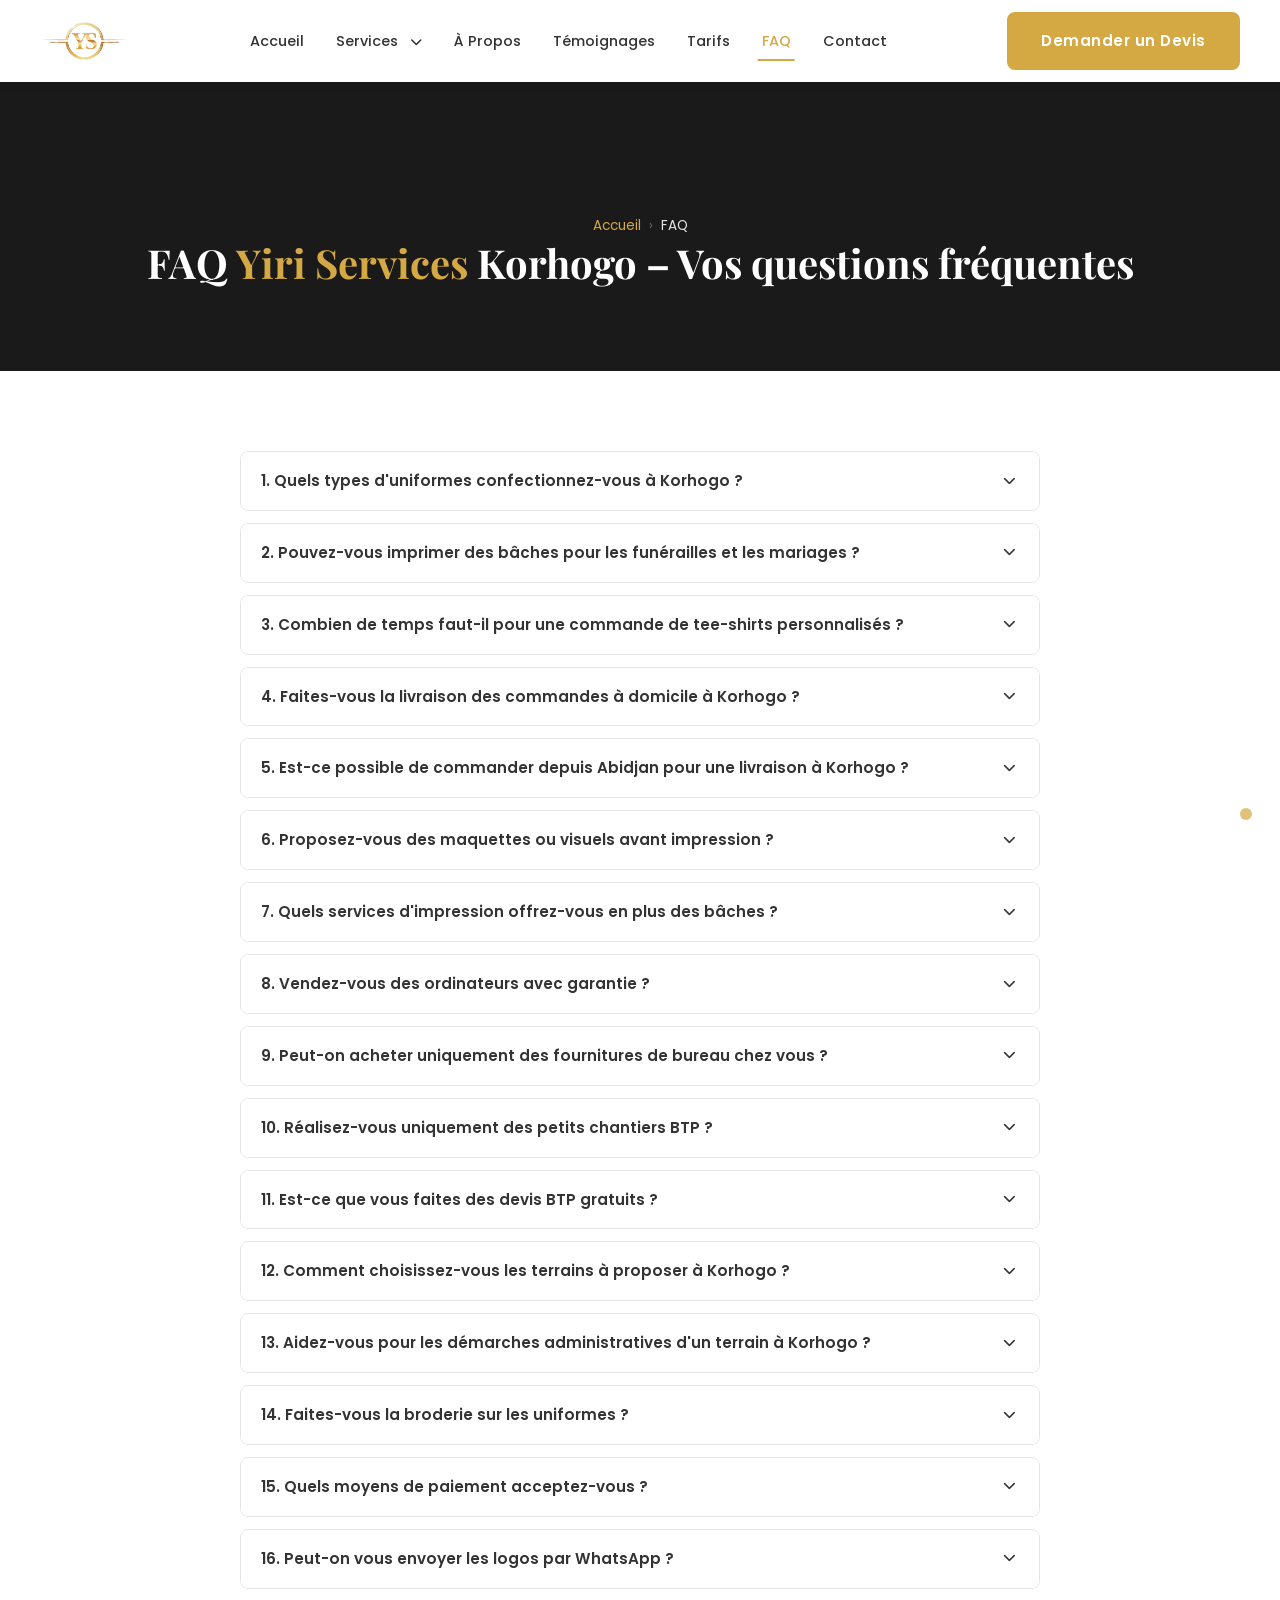
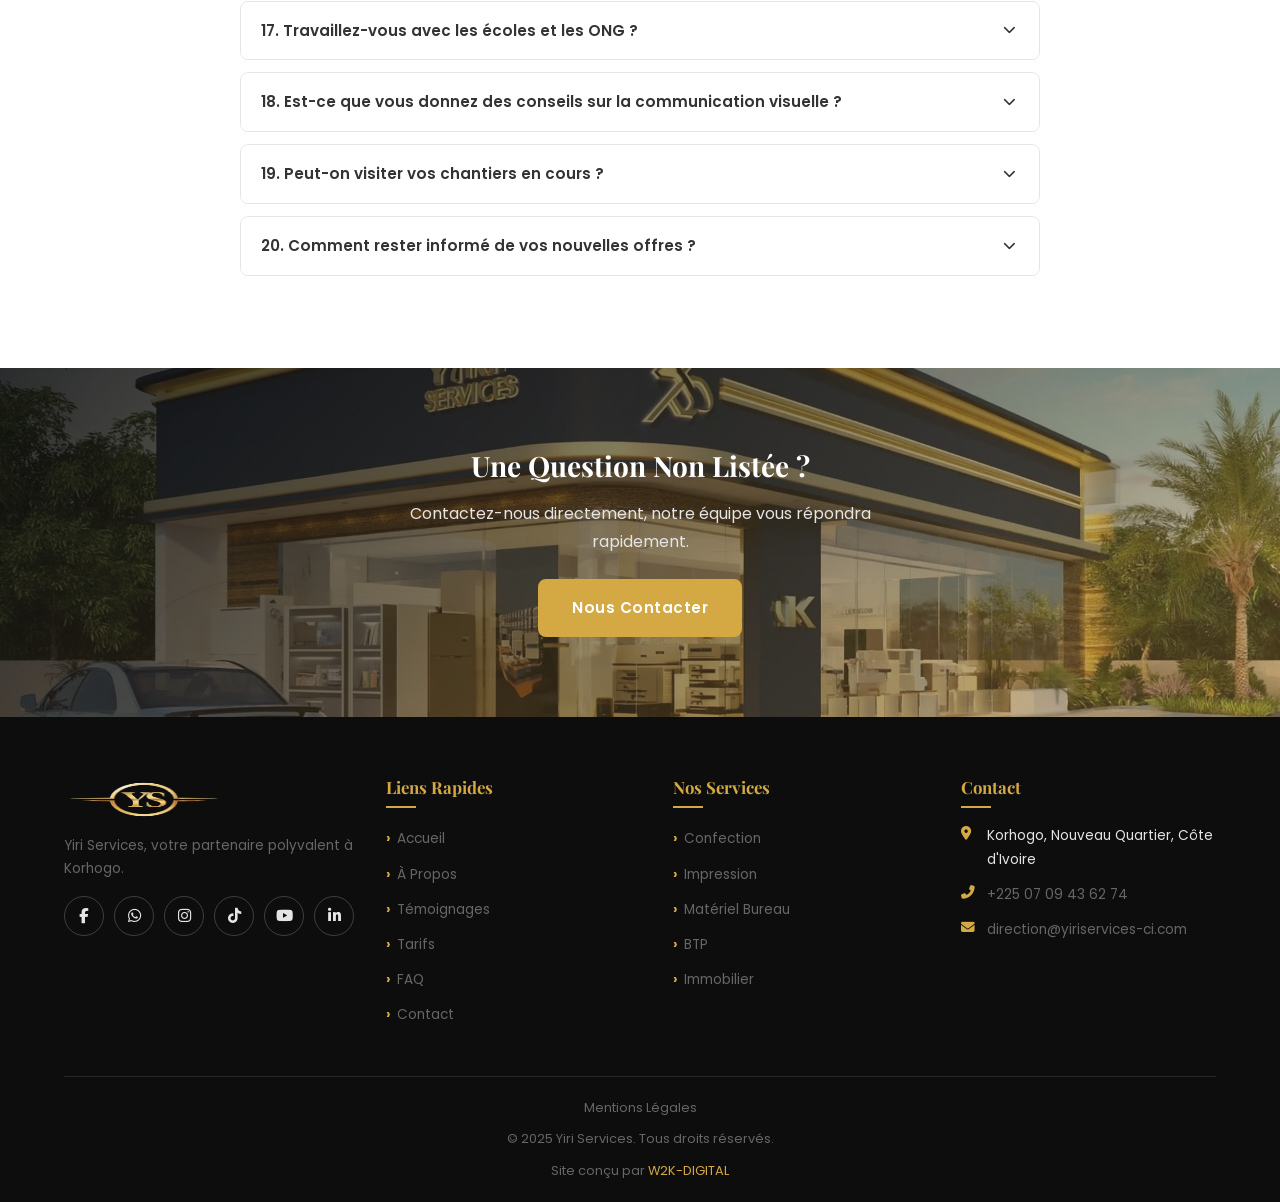
<file: faq.html>
<!DOCTYPE html>
<html lang="fr">
<head>
  <meta charset="UTF-8">
  <meta name="viewport" content="width=device-width, initial-scale=1.0">
  <title>FAQ Yiri Services Korhogo – Confection, impression, BTP, immobilier</title>
  <meta name="description" content="Questions fréquentes sur les services Yiri Services Korhogo : confection, impression, matériel bureau, BTP et terrains à vendre.">
  <meta property="og:title" content="FAQ Yiri Services Korhogo"><meta property="og:description" content="Vos questions fréquentes sur Yiri Services."><meta property="og:type" content="website"><meta property="og:url" content="https://www.yiriservices-ci.com/faq.html"><meta property="og:image" content="images/hero/hero-accueil.jpg"><meta property="og:locale" content="fr_CI">
  <meta name="twitter:card" content="summary_large_image"><meta name="twitter:title" content="FAQ – Yiri Services Korhogo">
  <link rel="icon" type="image/png" href="images/logo/logo-yiri-services-3d-or.png">
  <link rel="stylesheet" href="https://cdnjs.cloudflare.com/ajax/libs/font-awesome/6.5.1/css/all.min.css">
  <link rel="preconnect" href="https://fonts.googleapis.com"><link rel="preconnect" href="https://fonts.gstatic.com" crossorigin>
  <link href="https://fonts.googleapis.com/css2?family=Playfair+Display:wght@400;600;700&family=Poppins:wght@300;400;500;600;700&display=swap" rel="stylesheet">
  <link rel="stylesheet" href="css/style.css">
</head>
<body data-next-page="mentions-legales.html">
  <div class="nav-overlay"></div>
  <header class="header"><div class="container header-inner"><div class="logo"><a href="accueil.html"><img src="images/logo/logo-yiri-services-3d-or.png" alt="Logo Yiri Services" width="180" height="50"></a></div><nav><ul class="nav-menu"><li><a href="accueil.html">Accueil</a></li><li class="nav-dropdown"><a href="#" class="dropdown-toggle">Services <i class="fas fa-chevron-down"></i></a><ul class="dropdown-menu"><li><a href="confection.html"><i class="fas fa-tshirt"></i> Confection</a></li><li><a href="impression.html"><i class="fas fa-print"></i> Impression</a></li><li><a href="materiel-bureau.html"><i class="fas fa-desktop"></i> Matériel Bureau</a></li><li><a href="btp.html"><i class="fas fa-hard-hat"></i> BTP</a></li><li><a href="immobilier.html"><i class="fas fa-home"></i> Immobilier</a></li></ul></li><li><a href="a-propos.html">À Propos</a></li><li><a href="temoignages.html">Témoignages</a></li><li><a href="tarifs.html">Tarifs</a></li><li><a href="faq.html" class="active">FAQ</a></li><li><a href="contact.html">Contact</a></li></ul></nav><a href="contact.html" class="btn btn-primary header-cta">Demander un Devis</a><button class="hamburger" aria-label="Menu mobile"><i class="fas fa-bars"></i></button></div></header>

  <div class="page-header" data-autoscroll><div class="container"><nav class="breadcrumbs"><a href="accueil.html">Accueil</a><span class="separator">›</span><span>FAQ</span></nav><h1>FAQ <span>Yiri Services</span> Korhogo – Vos questions fréquentes</h1></div></div>

  <section data-autoscroll>
    <div class="container">
      <div class="faq-list">
        <div class="faq-item"><div class="faq-question">1. Quels types d'uniformes confectionnez-vous à Korhogo ? <i class="fas fa-chevron-down"></i></div><div class="faq-reponse">Nous confectionnons des uniformes scolaires, tenues EPS, combinaisons de travail, blouses médicales, gilets de chantier et tenues de représentation pour entreprises et associations.</div></div>
        <div class="faq-item"><div class="faq-question">2. Pouvez-vous imprimer des bâches pour les funérailles et les mariages ? <i class="fas fa-chevron-down"></i></div><div class="faq-reponse">Oui, nous réalisons l'impression bâche Côte d'Ivoire pour funérailles, mariages, anniversaires, campagnes et événements religieux ou culturels.</div></div>
        <div class="faq-item"><div class="faq-question">3. Combien de temps faut-il pour une commande de tee-shirts personnalisés ? <i class="fas fa-chevron-down"></i></div><div class="faq-reponse">Le délai dépend de la quantité et du modèle, mais en général, entre quelques jours et deux semaines. Un délai précis est donné lors du devis.</div></div>
        <div class="faq-item"><div class="faq-question">4. Faites-vous la livraison des commandes à domicile à Korhogo ? <i class="fas fa-chevron-down"></i></div><div class="faq-reponse">Oui, selon la nature et le volume de la commande, nous pouvons organiser la livraison à Korhogo et dans certaines localités proches.</div></div>
        <div class="faq-item"><div class="faq-question">5. Est-ce possible de commander depuis Abidjan pour une livraison à Korhogo ? <i class="fas fa-chevron-down"></i></div><div class="faq-reponse">Oui, vous pouvez passer commande à distance en nous envoyant les détails par téléphone ou email. Nous organisons la production et la livraison à Korhogo.</div></div>
        <div class="faq-item"><div class="faq-question">6. Proposez-vous des maquettes ou visuels avant impression ? <i class="fas fa-chevron-down"></i></div><div class="faq-reponse">Pour certaines impressions (bâches, cartes de visite, panneaux), nous pouvons vous présenter un visuel pour validation avant lancement.</div></div>
        <div class="faq-item"><div class="faq-question">7. Quels services d'impression offrez-vous en plus des bâches ? <i class="fas fa-chevron-down"></i></div><div class="faq-reponse">Nous proposons l'impression sur vinyl, Plexiglass, cartes PVC, badges, cartes de visite, flocage de maillots et restauration de photos anciennes.</div></div>
        <div class="faq-item"><div class="faq-question">8. Vendez-vous des ordinateurs avec garantie ? <i class="fas fa-chevron-down"></i></div><div class="faq-reponse">Oui, notre matériel bureau Korhogo (notamment les équipements informatiques) est vendu avec une garantie selon les conditions de nos fournisseurs.</div></div>
        <div class="faq-item"><div class="faq-question">9. Peut-on acheter uniquement des fournitures de bureau chez vous ? <i class="fas fa-chevron-down"></i></div><div class="faq-reponse">Oui, vous pouvez acheter du papier, des stylos, des classeurs et autres fournitures sans obligation d'acheter du matériel informatique.</div></div>
        <div class="faq-item"><div class="faq-question">10. Réalisez-vous uniquement des petits chantiers BTP ? <i class="fas fa-chevron-down"></i></div><div class="faq-reponse">Nous intervenons sur des petits et moyens projets de BTP Korhogo. Pour de très grands projets, nous collaborons avec des partenaires spécialisés.</div></div>
        <div class="faq-item"><div class="faq-question">11. Est-ce que vous faites des devis BTP gratuits ? <i class="fas fa-chevron-down"></i></div><div class="faq-reponse">Oui, après étude de votre projet et éventuellement une visite sur site, nous pouvons établir un devis détaillé sans engagement.</div></div>
        <div class="faq-item"><div class="faq-question">12. Comment choisissez-vous les terrains à proposer à Korhogo ? <i class="fas fa-chevron-down"></i></div><div class="faq-reponse">Nous sélectionnons des terrains selon leur accessibilité, la qualité des documents et la demande du marché local, afin de limiter les risques pour l'acheteur.</div></div>
        <div class="faq-item"><div class="faq-question">13. Aidez-vous pour les démarches administratives d'un terrain à Korhogo ? <i class="fas fa-chevron-down"></i></div><div class="faq-reponse">Oui, nous vous accompagnons dans la compréhension et la vérification des documents, ainsi que dans certaines démarches administratives.</div></div>
        <div class="faq-item"><div class="faq-question">14. Faites-vous la broderie sur les uniformes ? <i class="fas fa-chevron-down"></i></div><div class="faq-reponse">Selon le modèle, nous proposons soit l'impression, soit la broderie, soit une combinaison des deux pour les logos et inscriptions.</div></div>
        <div class="faq-item"><div class="faq-question">15. Quels moyens de paiement acceptez-vous ? <i class="fas fa-chevron-down"></i></div><div class="faq-reponse">Nous acceptons Orange Money, MTN Money, Moov Money et les paiements en espèces. Pour certains projets, des modalités spéciales peuvent être discutées.</div></div>
        <div class="faq-item"><div class="faq-question">16. Peut-on vous envoyer les logos par WhatsApp ? <i class="fas fa-chevron-down"></i></div><div class="faq-reponse">Oui, vous pouvez envoyer vos logos et visuels par WhatsApp ou email. Nous vous informerons du format recommandé pour une bonne qualité d'impression.</div></div>
        <div class="faq-item"><div class="faq-question">17. Travaillez-vous avec les écoles et les ONG ? <i class="fas fa-chevron-down"></i></div><div class="faq-reponse">Oui, nous avons l'habitude de collaborer avec les écoles, ONG, institutions et associations pour la confection d'uniformes, l'impression et le matériel bureau.</div></div>
        <div class="faq-item"><div class="faq-question">18. Est-ce que vous donnez des conseils sur la communication visuelle ? <i class="fas fa-chevron-down"></i></div><div class="faq-reponse">Oui, nous pouvons vous conseiller sur les formats, les supports et la disposition des informations pour que vos bâches et cartes soient plus efficaces.</div></div>
        <div class="faq-item"><div class="faq-question">19. Peut-on visiter vos chantiers en cours ? <i class="fas fa-chevron-down"></i></div><div class="faq-reponse">Pour certains projets BTP, il est possible de visiter un chantier en cours ou terminé afin de voir la qualité de notre travail, avec l'accord des clients concernés.</div></div>
        <div class="faq-item"><div class="faq-question">20. Comment rester informé de vos nouvelles offres ? <i class="fas fa-chevron-down"></i></div><div class="faq-reponse">Vous pouvez nous suivre via nos canaux de communication (site web, réseaux sociaux) ou nous contacter directement pour connaître nos promotions et nouveautés.</div></div>
      </div>
    </div>
  </section>

  <section class="section-cta" data-autoscroll>
    <div class="cta-bg"><picture><source srcset="images/hero/hero-accueil.webp" type="image/webp"><img src="images/hero/hero-accueil.jpg" alt="Contact Yiri Services" loading="lazy" width="1920" height="600"></picture></div>
    <div class="cta-overlay"></div>
    <div class="container cta-content"><h2>Une Question Non Listée ?</h2><p>Contactez-nous directement, notre équipe vous répondra rapidement.</p><a href="contact.html" class="btn btn-primary">Nous Contacter</a></div>
  </section>

  <footer class="footer"><div class="container"><div class="footer-grid"><div class="footer-col"><div class="footer-logo"><img src="images/logo/logo-yiri-services-3d-or.png" alt="Logo Yiri Services" width="160" height="45"></div><p>Yiri Services, votre partenaire polyvalent à Korhogo.</p><div class="footer-social"><a href="#" aria-label="Facebook"><i class="fab fa-facebook-f"></i></a><a href="https://wa.me/2250709436274" aria-label="WhatsApp" target="_blank" rel="noopener"><i class="fab fa-whatsapp"></i></a><a href="#" aria-label="Instagram"><i class="fab fa-instagram"></i></a><a href="#" aria-label="TikTok"><i class="fab fa-tiktok"></i></a><a href="#" aria-label="YouTube"><i class="fab fa-youtube"></i></a><a href="#" aria-label="LinkedIn"><i class="fab fa-linkedin-in"></i></a></div></div><div class="footer-col"><h4>Liens Rapides</h4><ul class="footer-links"><li><a href="accueil.html">Accueil</a></li><li><a href="a-propos.html">À Propos</a></li><li><a href="temoignages.html">Témoignages</a></li><li><a href="tarifs.html">Tarifs</a></li><li><a href="faq.html">FAQ</a></li><li><a href="contact.html">Contact</a></li></ul></div><div class="footer-col"><h4>Nos Services</h4><ul class="footer-links"><li><a href="confection.html">Confection</a></li><li><a href="impression.html">Impression</a></li><li><a href="materiel-bureau.html">Matériel Bureau</a></li><li><a href="btp.html">BTP</a></li><li><a href="immobilier.html">Immobilier</a></li></ul></div><div class="footer-col"><h4>Contact</h4><ul class="footer-contact"><li><i class="fas fa-map-marker-alt"></i><span>Korhogo, Nouveau Quartier, Côte d'Ivoire</span></li><li><i class="fas fa-phone-alt"></i><span><a href="tel:+2250709436274">+225 07 09 43 62 74</a></span></li><li><i class="fas fa-envelope"></i><span><a href="mailto:direction@yiriservices-ci.com">direction@yiriservices-ci.com</a></span></li></ul></div></div><div class="footer-bottom"><div class="footer-legal-links"><a href="mentions-legales.html">Mentions Légales</a></div><p>&copy; 2025 Yiri Services. Tous droits réservés.</p><p>Site conçu par <a href="https://w2k-digital.com" target="_blank" rel="noopener">W2K-DIGITAL</a></p></div></div></footer>
  <button class="scroll-top" aria-label="Retour en haut"><i class="fas fa-arrow-up"></i></button>
  <script src="js/main.js"></script><script src="js/auto-scroll.js"></script>
  <script>W2KAutoScroll.init({speed:'slow',pauseDuration:12,inactivityDelay:45,showIndicator:true});</script>
</body>
</html>
</file>
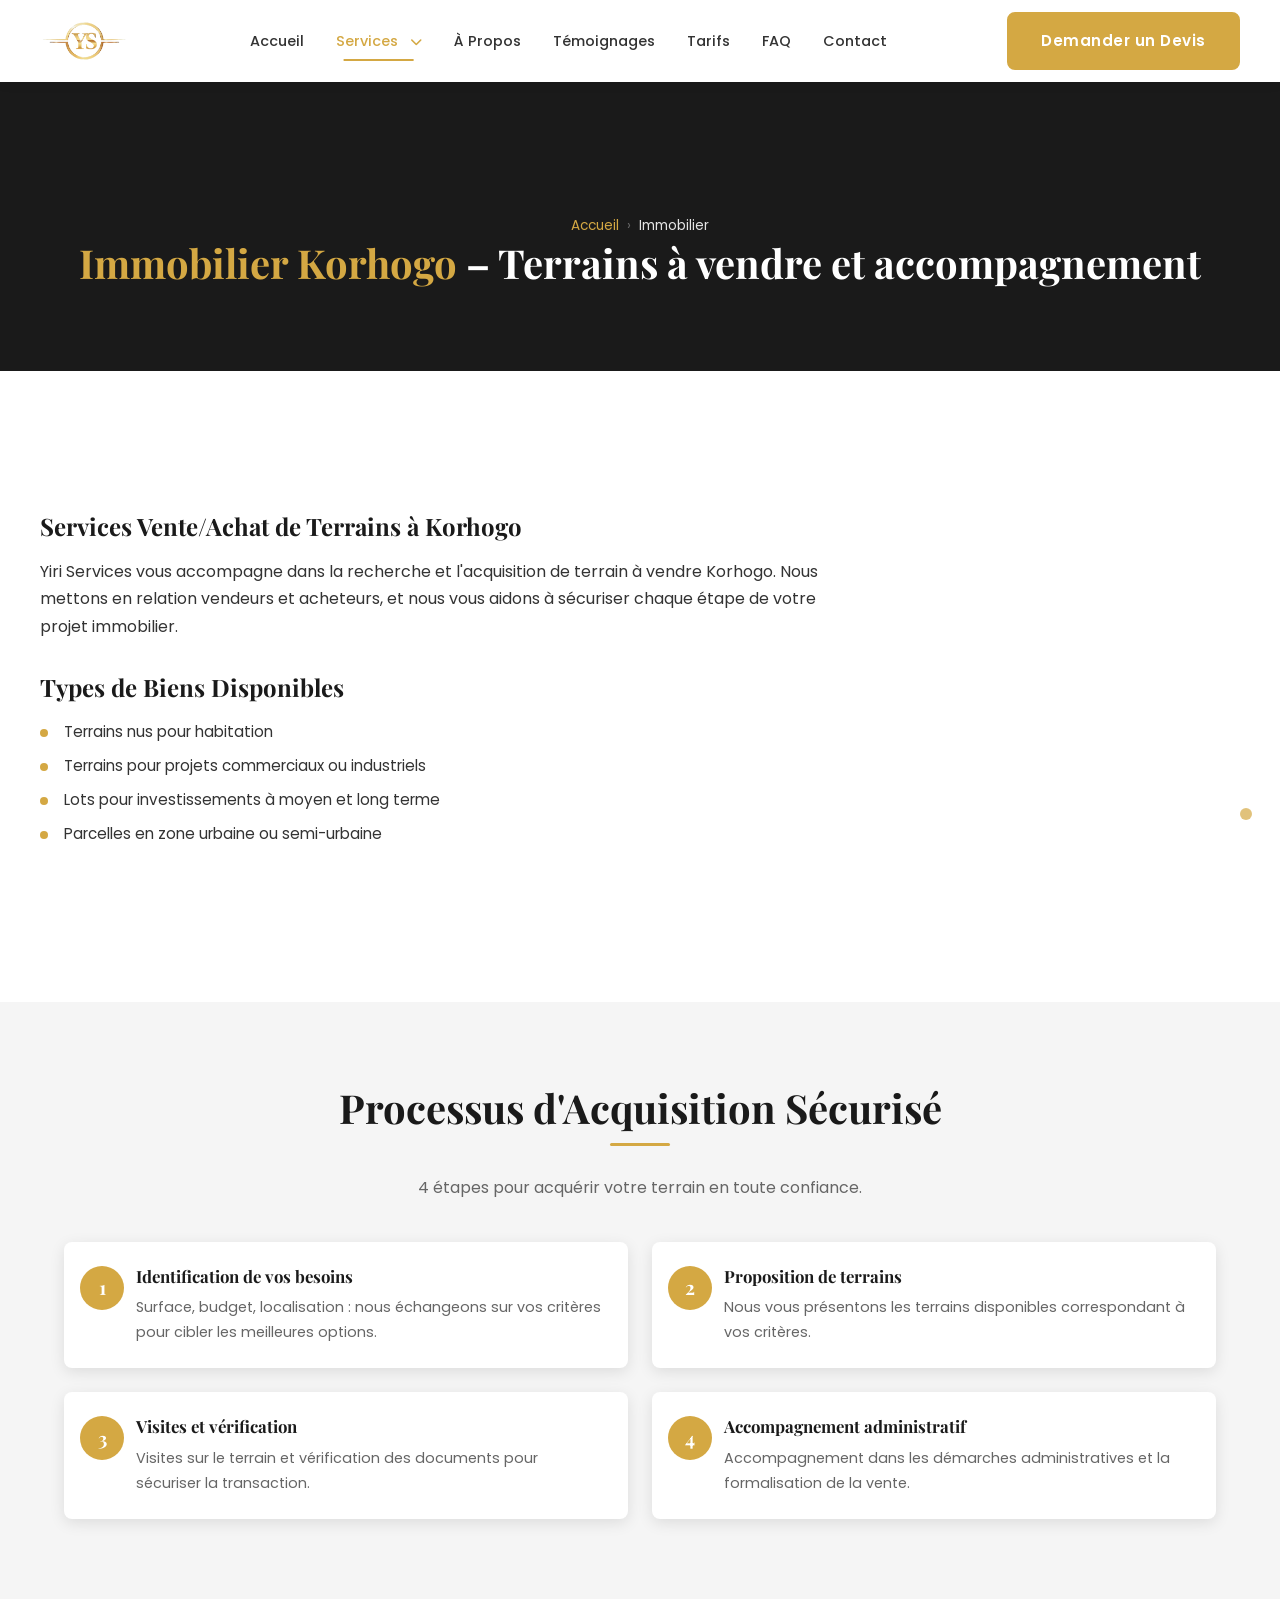
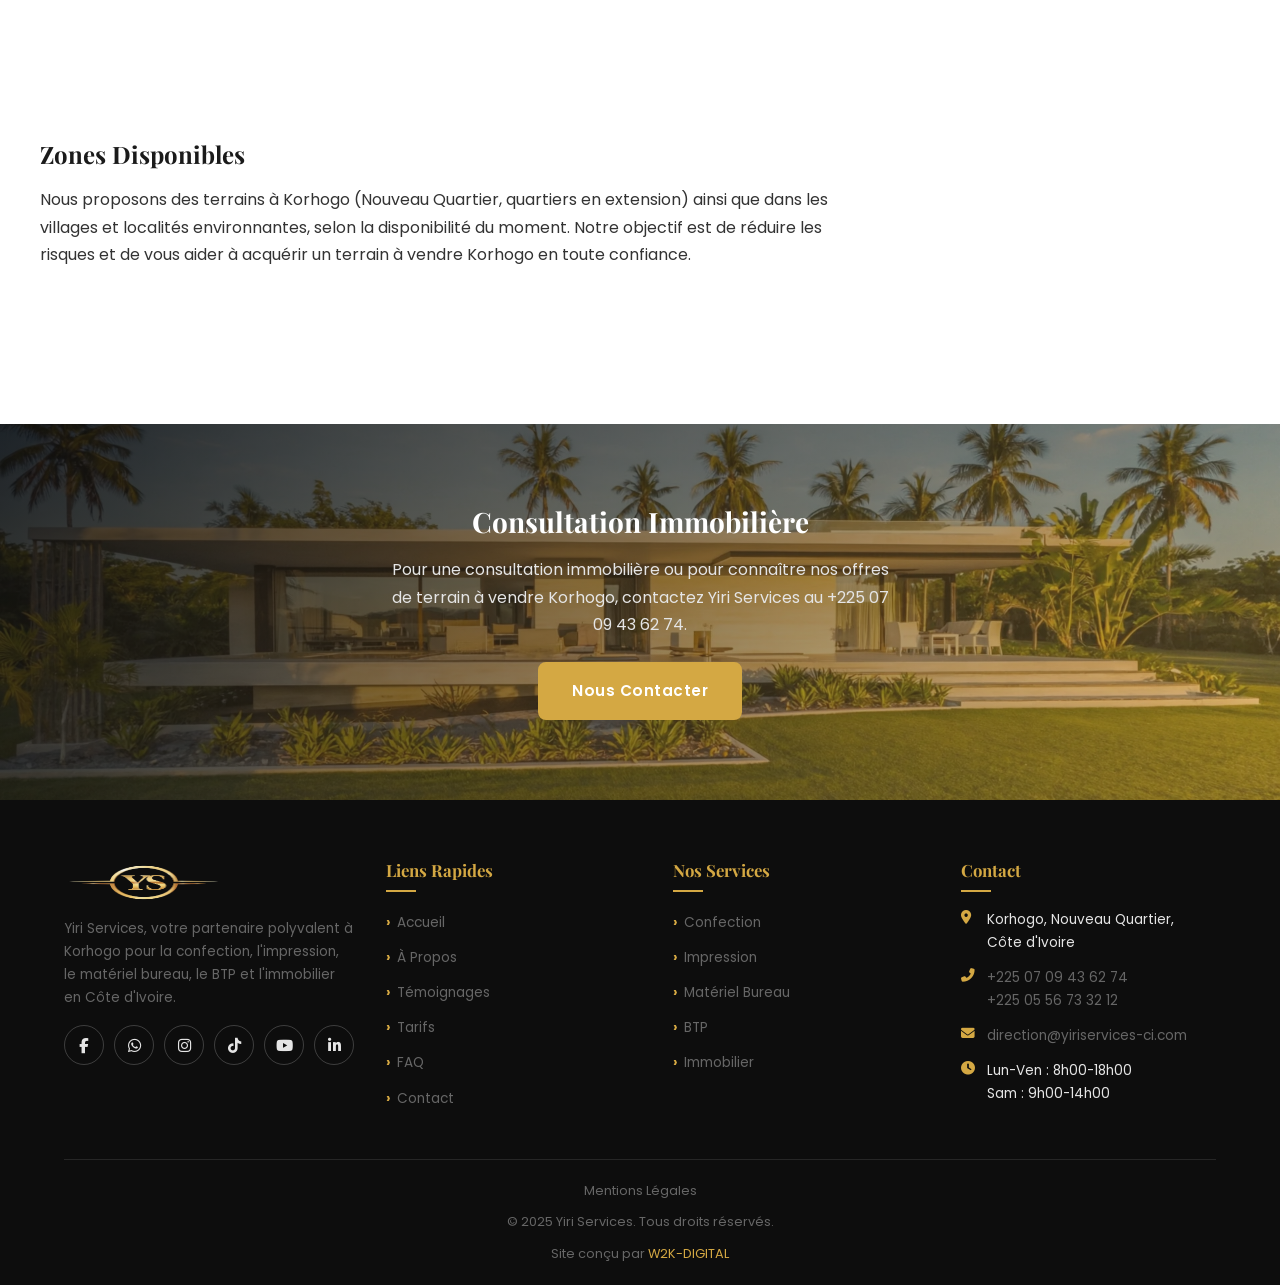
<file: immobilier.html>
<!DOCTYPE html>
<html lang="fr">
<head>
  <meta charset="UTF-8">
  <meta name="viewport" content="width=device-width, initial-scale=1.0">
  <title>Terrain à vendre Korhogo – Immobilier Yiri Services</title>
  <meta name="description" content="Terrain à vendre Korhogo : accompagnement pour l'achat de terrains à Korhogo et environs avec Yiri Services. Conseil et sécurisation des démarches.">
  <meta name="keywords" content="terrain à vendre Korhogo, immobilier Korhogo, achat terrain Côte d'Ivoire">
  <meta property="og:title" content="Terrain à vendre Korhogo – Immobilier Yiri Services">
  <meta property="og:description" content="Accompagnement achat de terrains à Korhogo et environs.">
  <meta property="og:type" content="website">
  <meta property="og:url" content="https://www.yiriservices-ci.com/immobilier.html">
  <meta property="og:image" content="images/immobilier/immobilier-hero.jpg">
  <meta property="og:locale" content="fr_CI">
  <meta name="twitter:card" content="summary_large_image">
  <meta name="twitter:title" content="Immobilier Korhogo – Yiri Services">
  <meta name="twitter:image" content="images/immobilier/immobilier-hero.jpg">
  <link rel="icon" type="image/png" href="images/logo/logo-yiri-services-3d-or.png">
  <link rel="stylesheet" href="https://cdnjs.cloudflare.com/ajax/libs/font-awesome/6.5.1/css/all.min.css">
  <link rel="preconnect" href="https://fonts.googleapis.com"><link rel="preconnect" href="https://fonts.gstatic.com" crossorigin>
  <link href="https://fonts.googleapis.com/css2?family=Playfair+Display:wght@400;600;700&family=Poppins:wght@300;400;500;600;700&display=swap" rel="stylesheet">
  <link rel="stylesheet" href="css/style.css">
</head>
<body data-next-page="a-propos.html">
  <div class="nav-overlay"></div>
  <header class="header"><div class="container header-inner"><div class="logo"><a href="accueil.html"><img src="images/logo/logo-yiri-services-3d-or.png" alt="Logo Yiri Services Korhogo" width="180" height="50"></a></div><nav><ul class="nav-menu"><li><a href="accueil.html">Accueil</a></li><li class="nav-dropdown"><a href="#" class="dropdown-toggle active">Services <i class="fas fa-chevron-down"></i></a><ul class="dropdown-menu"><li><a href="confection.html"><i class="fas fa-tshirt"></i> Confection</a></li><li><a href="impression.html"><i class="fas fa-print"></i> Impression</a></li><li><a href="materiel-bureau.html"><i class="fas fa-desktop"></i> Matériel Bureau</a></li><li><a href="btp.html"><i class="fas fa-hard-hat"></i> BTP</a></li><li><a href="immobilier.html" class="active"><i class="fas fa-home"></i> Immobilier</a></li></ul></li><li><a href="a-propos.html">À Propos</a></li><li><a href="temoignages.html">Témoignages</a></li><li><a href="tarifs.html">Tarifs</a></li><li><a href="faq.html">FAQ</a></li><li><a href="contact.html">Contact</a></li></ul></nav><a href="contact.html" class="btn btn-primary header-cta">Demander un Devis</a><button class="hamburger" aria-label="Menu mobile"><i class="fas fa-bars"></i></button></div></header>

  <div class="page-header" data-autoscroll><div class="container"><nav class="breadcrumbs"><a href="accueil.html">Accueil</a><span class="separator">›</span><span>Immobilier</span></nav><h1><span>Immobilier Korhogo</span> – Terrains à vendre et accompagnement</h1></div></div>

  <section data-autoscroll>
    <div class="container content-section">
      <h2>Services Vente/Achat de Terrains à Korhogo</h2>
      <p>Yiri Services vous accompagne dans la recherche et l'acquisition de terrain à vendre Korhogo. Nous mettons en relation vendeurs et acheteurs, et nous vous aidons à sécuriser chaque étape de votre projet immobilier.</p>
      <h2 class="mt-32">Types de Biens Disponibles</h2>
      <ul>
        <li>Terrains nus pour habitation</li>
        <li>Terrains pour projets commerciaux ou industriels</li>
        <li>Lots pour investissements à moyen et long terme</li>
        <li>Parcelles en zone urbaine ou semi-urbaine</li>
      </ul>
    </div>
  </section>

  <section class="bg-gris" data-autoscroll>
    <div class="container">
      <div class="section-title"><h2>Processus d'Acquisition Sécurisé</h2><p>4 étapes pour acquérir votre terrain en toute confiance.</p></div>
      <div class="processus-grid">
        <div class="etape-item"><h3>Identification de vos besoins</h3><p>Surface, budget, localisation : nous échangeons sur vos critères pour cibler les meilleures options.</p></div>
        <div class="etape-item"><h3>Proposition de terrains</h3><p>Nous vous présentons les terrains disponibles correspondant à vos critères.</p></div>
        <div class="etape-item"><h3>Visites et vérification</h3><p>Visites sur le terrain et vérification des documents pour sécuriser la transaction.</p></div>
        <div class="etape-item"><h3>Accompagnement administratif</h3><p>Accompagnement dans les démarches administratives et la formalisation de la vente.</p></div>
      </div>
    </div>
  </section>

  <section data-autoscroll>
    <div class="container content-section">
      <h2>Zones Disponibles</h2>
      <p>Nous proposons des terrains à Korhogo (Nouveau Quartier, quartiers en extension) ainsi que dans les villages et localités environnantes, selon la disponibilité du moment. Notre objectif est de réduire les risques et de vous aider à acquérir un terrain à vendre Korhogo en toute confiance.</p>
    </div>
  </section>

  <section class="section-cta" data-autoscroll>
    <div class="cta-bg"><picture><source srcset="images/immobilier/immobilier-hero.webp" type="image/webp"><img src="images/immobilier/immobilier-hero.jpg" alt="Consultation immobilière Korhogo" loading="lazy" width="1920" height="600"></picture></div>
    <div class="cta-overlay"></div>
    <div class="container cta-content">
      <h2>Consultation Immobilière</h2>
      <p>Pour une consultation immobilière ou pour connaître nos offres de terrain à vendre Korhogo, contactez Yiri Services au +225 07 09 43 62 74.</p>
      <a href="contact.html" class="btn btn-primary">Nous Contacter</a>
    </div>
  </section>

  <footer class="footer"><div class="container"><div class="footer-grid"><div class="footer-col"><div class="footer-logo"><img src="images/logo/logo-yiri-services-3d-or.png" alt="Logo Yiri Services" width="160" height="45"></div><p>Yiri Services, votre partenaire polyvalent à Korhogo pour la confection, l'impression, le matériel bureau, le BTP et l'immobilier en Côte d'Ivoire.</p><div class="footer-social"><a href="#" aria-label="Facebook"><i class="fab fa-facebook-f"></i></a><a href="https://wa.me/2250709436274" aria-label="WhatsApp" target="_blank" rel="noopener"><i class="fab fa-whatsapp"></i></a><a href="#" aria-label="Instagram"><i class="fab fa-instagram"></i></a><a href="#" aria-label="TikTok"><i class="fab fa-tiktok"></i></a><a href="#" aria-label="YouTube"><i class="fab fa-youtube"></i></a><a href="#" aria-label="LinkedIn"><i class="fab fa-linkedin-in"></i></a></div></div><div class="footer-col"><h4>Liens Rapides</h4><ul class="footer-links"><li><a href="accueil.html">Accueil</a></li><li><a href="a-propos.html">À Propos</a></li><li><a href="temoignages.html">Témoignages</a></li><li><a href="tarifs.html">Tarifs</a></li><li><a href="faq.html">FAQ</a></li><li><a href="contact.html">Contact</a></li></ul></div><div class="footer-col"><h4>Nos Services</h4><ul class="footer-links"><li><a href="confection.html">Confection</a></li><li><a href="impression.html">Impression</a></li><li><a href="materiel-bureau.html">Matériel Bureau</a></li><li><a href="btp.html">BTP</a></li><li><a href="immobilier.html">Immobilier</a></li></ul></div><div class="footer-col"><h4>Contact</h4><ul class="footer-contact"><li><i class="fas fa-map-marker-alt"></i><span>Korhogo, Nouveau Quartier,<br>Côte d'Ivoire</span></li><li><i class="fas fa-phone-alt"></i><span><a href="tel:+2250709436274">+225 07 09 43 62 74</a><br><a href="tel:+2250556733212">+225 05 56 73 32 12</a></span></li><li><i class="fas fa-envelope"></i><span><a href="mailto:direction@yiriservices-ci.com">direction@yiriservices-ci.com</a></span></li><li><i class="fas fa-clock"></i><span>Lun-Ven : 8h00-18h00<br>Sam : 9h00-14h00</span></li></ul></div></div><div class="footer-bottom"><div class="footer-legal-links"><a href="mentions-legales.html">Mentions Légales</a></div><p>&copy; 2025 Yiri Services. Tous droits réservés.</p><p>Site conçu par <a href="https://w2k-digital.com" target="_blank" rel="noopener">W2K-DIGITAL</a></p></div></div></footer>
  <button class="scroll-top" aria-label="Retour en haut"><i class="fas fa-arrow-up"></i></button>
  <script src="js/main.js"></script><script src="js/auto-scroll.js"></script>
  <script>W2KAutoScroll.init({speed:'slow',pauseDuration:12,inactivityDelay:45,showIndicator:true});</script>
</body>
</html>
</file>
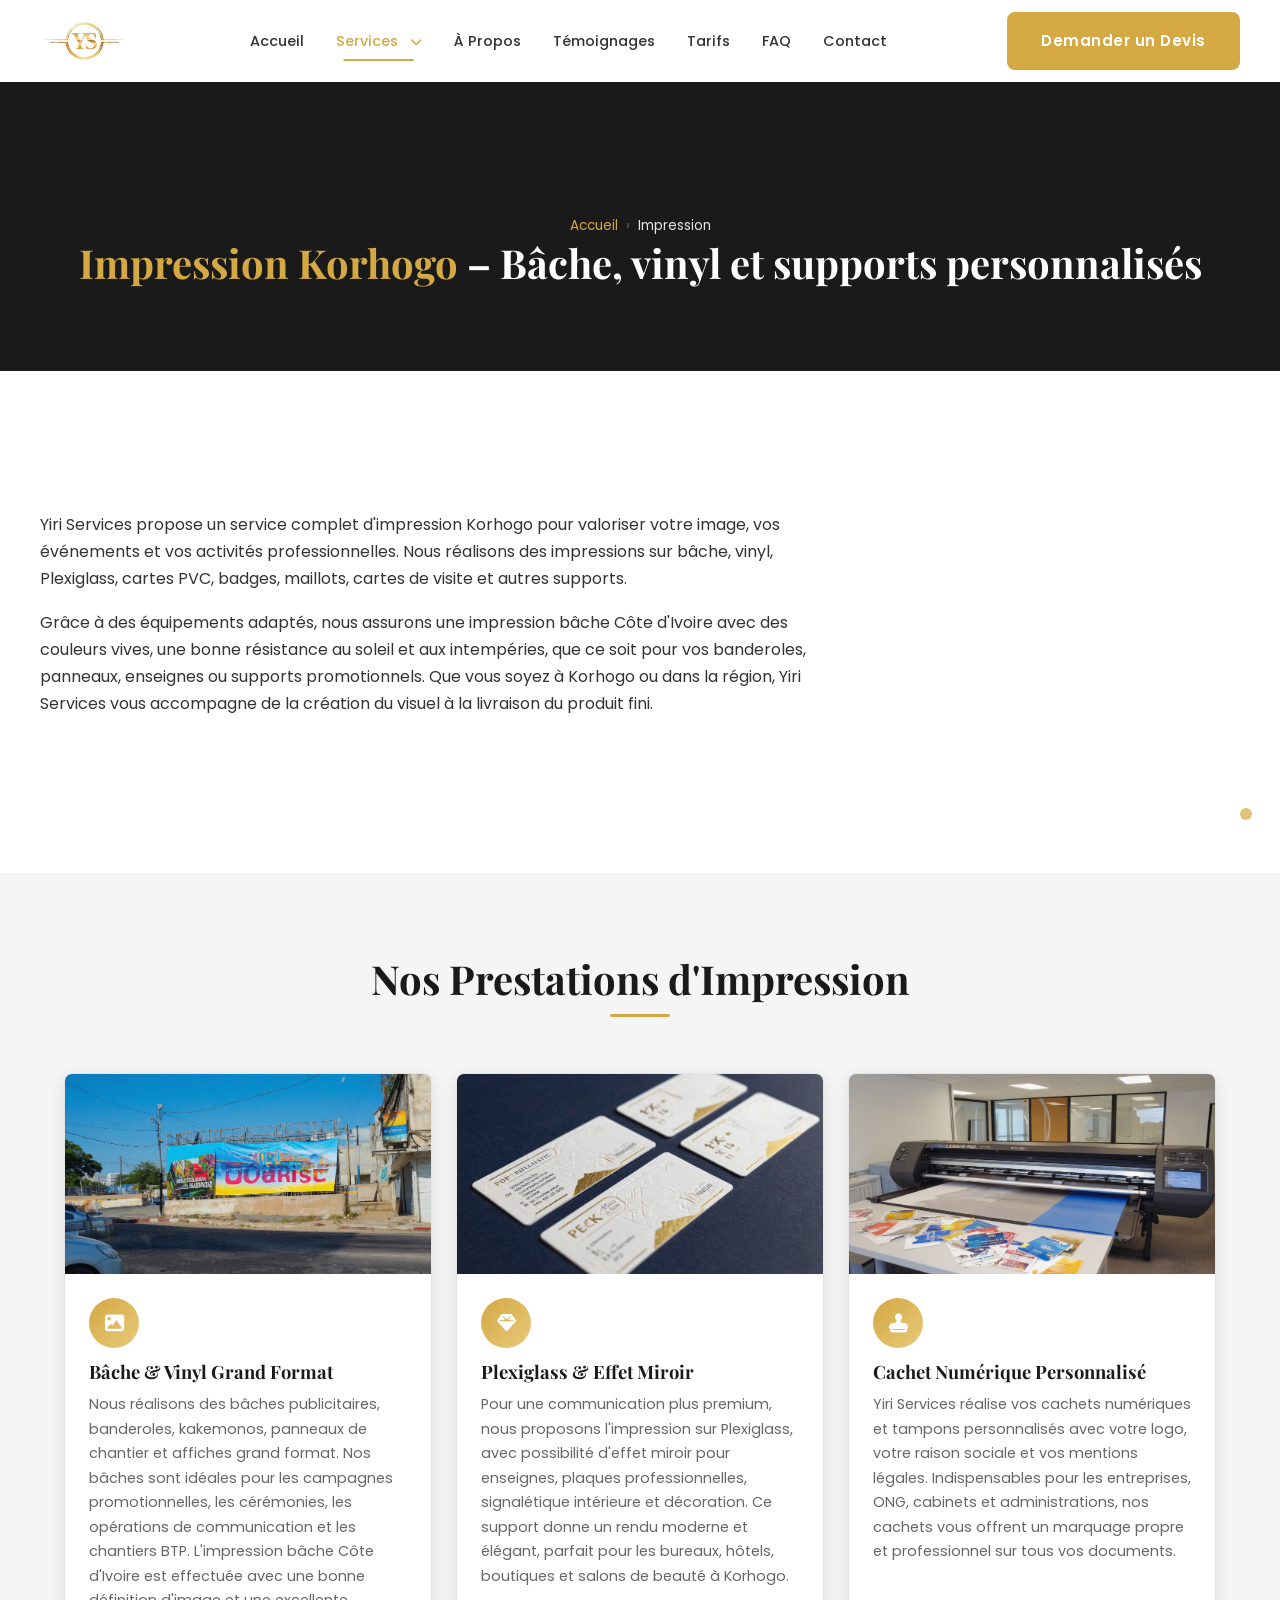
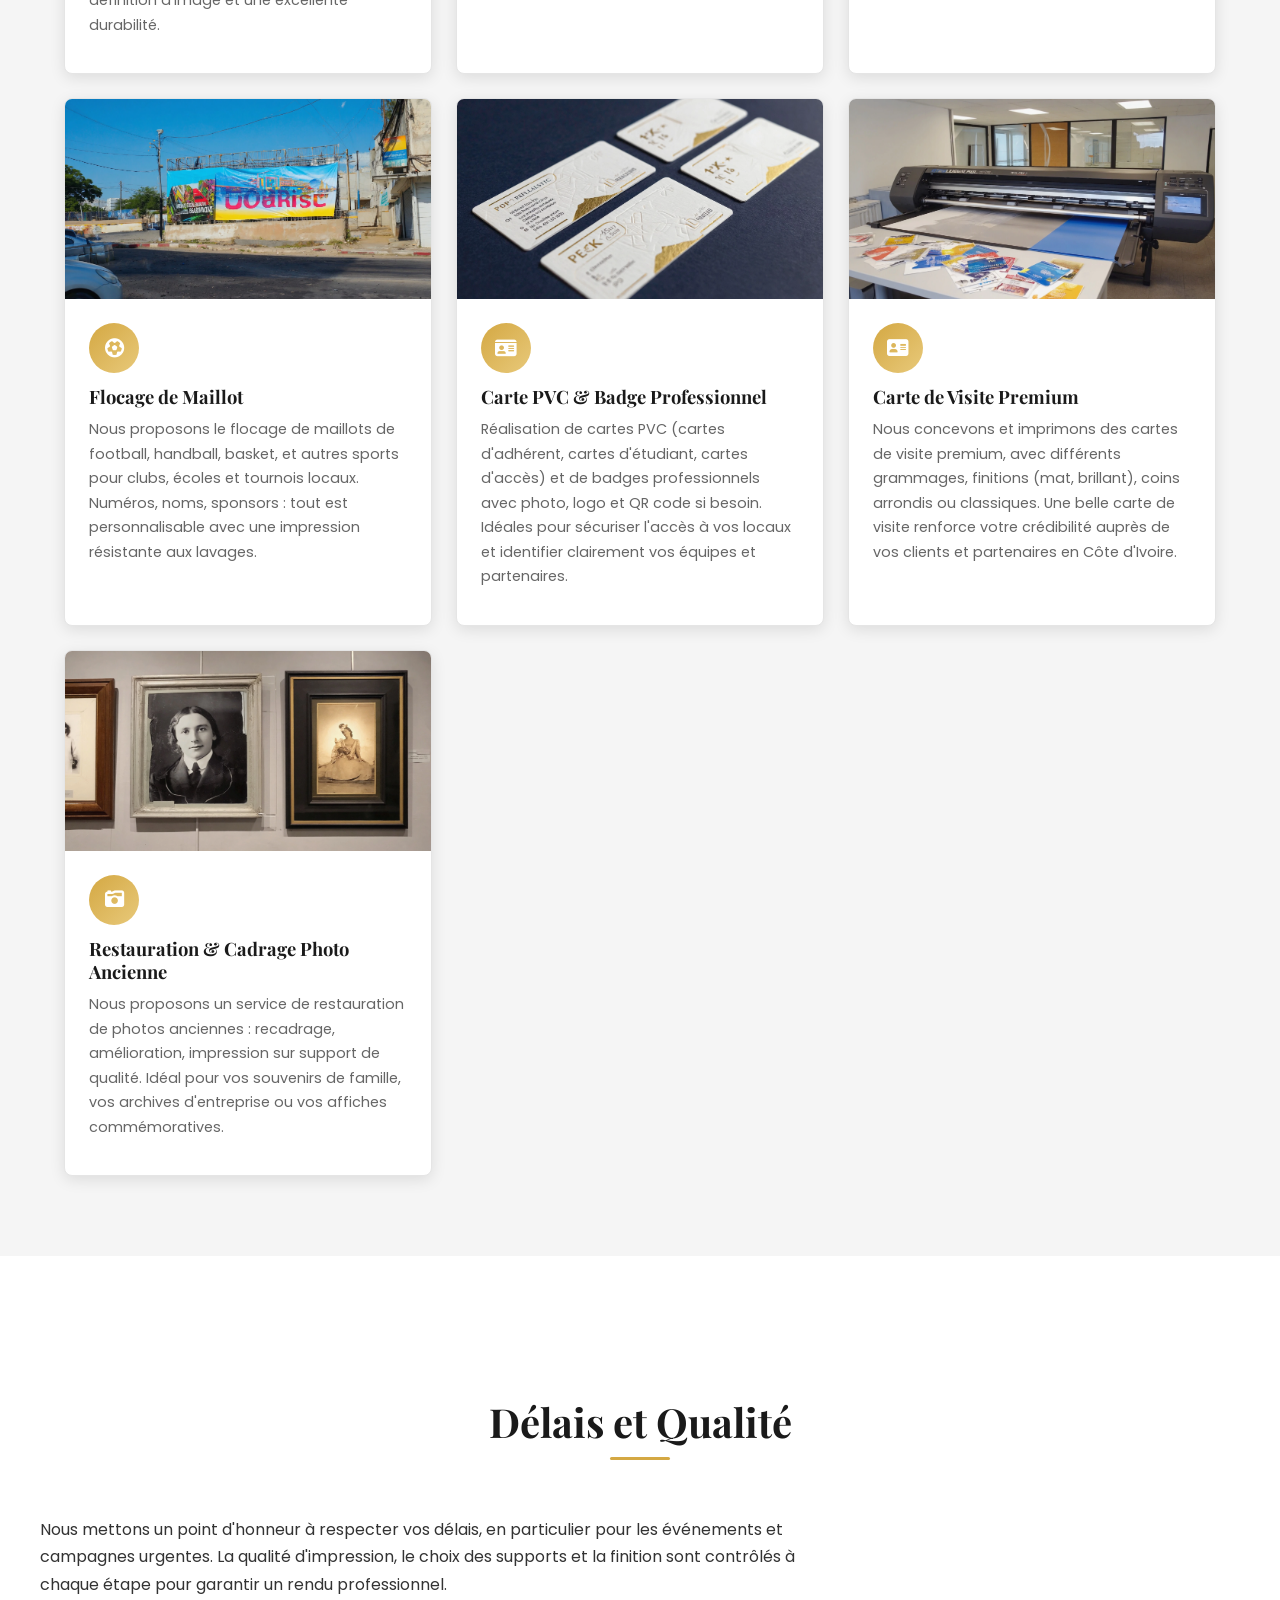
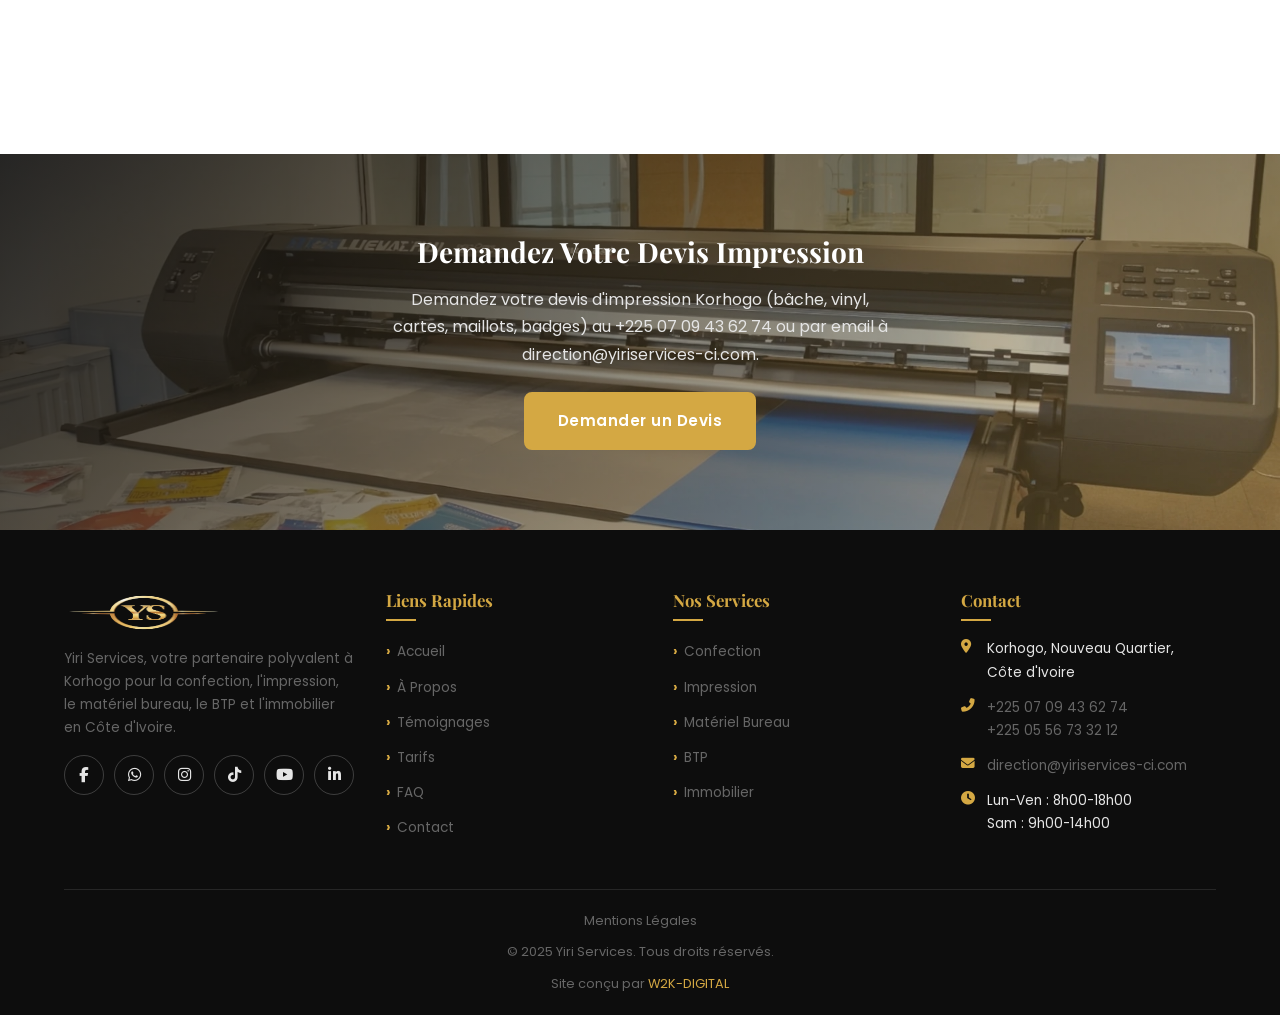
<file: impression.html>
<!DOCTYPE html>
<html lang="fr">
<head>
  <meta charset="UTF-8">
  <meta name="viewport" content="width=device-width, initial-scale=1.0">
  <title>Impression Korhogo – Bâche, cartes, maillots Yiri Services</title>
  <meta name="description" content="Impression bâche Côte d'Ivoire, vinyl, cartes PVC, badges, cartes de visite et flocage de maillot à Korhogo avec Yiri Services. Qualité pro, délais rapides.">
  <meta name="keywords" content="impression Korhogo, impression bâche Côte d'Ivoire, carte PVC Korhogo, flocage maillot, carte visite Korhogo">
  <meta property="og:title" content="Impression Korhogo – Bâche, cartes, maillots Yiri Services">
  <meta property="og:description" content="Impression bâche, vinyl, cartes PVC, badges et flocage de maillot à Korhogo.">
  <meta property="og:type" content="website">
  <meta property="og:url" content="https://www.yiriservices-ci.com/impression.html">
  <meta property="og:image" content="images/impression/impression-hero.jpg">
  <meta property="og:locale" content="fr_CI">
  <meta name="twitter:card" content="summary_large_image">
  <meta name="twitter:title" content="Impression Korhogo – Bâche, cartes, maillots Yiri Services">
  <meta name="twitter:description" content="Impression tous supports à Korhogo, Côte d'Ivoire.">
  <meta name="twitter:image" content="images/impression/impression-hero.jpg">
  <link rel="icon" type="image/png" href="images/logo/logo-yiri-services-3d-or.png">
  <link rel="stylesheet" href="https://cdnjs.cloudflare.com/ajax/libs/font-awesome/6.5.1/css/all.min.css">
  <link rel="preconnect" href="https://fonts.googleapis.com">
  <link rel="preconnect" href="https://fonts.gstatic.com" crossorigin>
  <link href="https://fonts.googleapis.com/css2?family=Playfair+Display:wght@400;600;700&family=Poppins:wght@300;400;500;600;700&display=swap" rel="stylesheet">
  <link rel="stylesheet" href="css/style.css">
</head>
<body data-next-page="materiel-bureau.html">

  <div class="nav-overlay"></div>

  <header class="header">
    <div class="container header-inner">
      <div class="logo"><a href="accueil.html"><img src="images/logo/logo-yiri-services-3d-or.png" alt="Logo Yiri Services Korhogo" width="180" height="50"></a></div>
      <nav>
        <ul class="nav-menu">
          <li><a href="accueil.html">Accueil</a></li>
          <li class="nav-dropdown">
            <a href="#" class="dropdown-toggle active">Services <i class="fas fa-chevron-down"></i></a>
            <ul class="dropdown-menu">
              <li><a href="confection.html"><i class="fas fa-tshirt"></i> Confection</a></li>
              <li><a href="impression.html" class="active"><i class="fas fa-print"></i> Impression</a></li>
              <li><a href="materiel-bureau.html"><i class="fas fa-desktop"></i> Matériel Bureau</a></li>
              <li><a href="btp.html"><i class="fas fa-hard-hat"></i> BTP</a></li>
              <li><a href="immobilier.html"><i class="fas fa-home"></i> Immobilier</a></li>
            </ul>
          </li>
          <li><a href="a-propos.html">À Propos</a></li>
          <li><a href="temoignages.html">Témoignages</a></li>
          <li><a href="tarifs.html">Tarifs</a></li>
          <li><a href="faq.html">FAQ</a></li>
          <li><a href="contact.html">Contact</a></li>
        </ul>
      </nav>
      <a href="contact.html" class="btn btn-primary header-cta">Demander un Devis</a>
      <button class="hamburger" aria-label="Menu mobile"><i class="fas fa-bars"></i></button>
    </div>
  </header>

  <div class="page-header" data-autoscroll>
    <div class="container">
      <nav class="breadcrumbs">
        <a href="accueil.html">Accueil</a><span class="separator">›</span><span>Impression</span>
      </nav>
      <h1><span>Impression Korhogo</span> – Bâche, vinyl et supports personnalisés</h1>
    </div>
  </div>

  <!-- Introduction -->
  <section data-autoscroll>
    <div class="container content-section">
      <p>Yiri Services propose un service complet d'impression Korhogo pour valoriser votre image, vos événements et vos activités professionnelles. Nous réalisons des impressions sur bâche, vinyl, Plexiglass, cartes PVC, badges, maillots, cartes de visite et autres supports.</p>
      <p>Grâce à des équipements adaptés, nous assurons une impression bâche Côte d'Ivoire avec des couleurs vives, une bonne résistance au soleil et aux intempéries, que ce soit pour vos banderoles, panneaux, enseignes ou supports promotionnels. Que vous soyez à Korhogo ou dans la région, Yiri Services vous accompagne de la création du visuel à la livraison du produit fini.</p>
    </div>
  </section>

  <!-- Sous-services -->
  <section class="bg-gris" data-autoscroll>
    <div class="container">
      <div class="section-title"><h2>Nos Prestations d'Impression</h2></div>
      <div class="services-grid">
        <!-- Bâche & Vinyl -->
        <div class="service-card">
          <div class="service-card-img">
            <picture>
              <source srcset="images/impression/impression-bache-vinyl.webp" type="image/webp">
              <img src="images/impression/impression-bache-vinyl.jpg" alt="Impression bâche vinyl grand format Korhogo" loading="lazy" width="400" height="300">
            </picture>
          </div>
          <div class="service-card-body">
            <div class="service-card-icon"><i class="fas fa-image"></i></div>
            <h3>Bâche &amp; Vinyl Grand Format</h3>
            <p>Nous réalisons des bâches publicitaires, banderoles, kakemonos, panneaux de chantier et affiches grand format. Nos bâches sont idéales pour les campagnes promotionnelles, les cérémonies, les opérations de communication et les chantiers BTP. L'impression bâche Côte d'Ivoire est effectuée avec une bonne définition d'image et une excellente durabilité.</p>
          </div>
        </div>
        <!-- Plexiglass -->
        <div class="service-card">
          <div class="service-card-img">
            <picture>
              <source srcset="images/impression/impression-carte-pvc.webp" type="image/webp">
              <img src="images/impression/impression-carte-pvc.jpg" alt="Impression Plexiglass effet miroir Korhogo" loading="lazy" width="400" height="300">
            </picture>
          </div>
          <div class="service-card-body">
            <div class="service-card-icon"><i class="fas fa-gem"></i></div>
            <h3>Plexiglass &amp; Effet Miroir</h3>
            <p>Pour une communication plus premium, nous proposons l'impression sur Plexiglass, avec possibilité d'effet miroir pour enseignes, plaques professionnelles, signalétique intérieure et décoration. Ce support donne un rendu moderne et élégant, parfait pour les bureaux, hôtels, boutiques et salons de beauté à Korhogo.</p>
          </div>
        </div>
        <!-- Cachet numérique -->
        <div class="service-card">
          <div class="service-card-img">
            <picture>
              <source srcset="images/impression/impression-hero.webp" type="image/webp">
              <img src="images/impression/impression-hero.jpg" alt="Cachet numérique personnalisé Korhogo" loading="lazy" width="400" height="300">
            </picture>
          </div>
          <div class="service-card-body">
            <div class="service-card-icon"><i class="fas fa-stamp"></i></div>
            <h3>Cachet Numérique Personnalisé</h3>
            <p>Yiri Services réalise vos cachets numériques et tampons personnalisés avec votre logo, votre raison sociale et vos mentions légales. Indispensables pour les entreprises, ONG, cabinets et administrations, nos cachets vous offrent un marquage propre et professionnel sur tous vos documents.</p>
          </div>
        </div>
        <!-- Flocage maillot -->
        <div class="service-card">
          <div class="service-card-img">
            <picture>
              <source srcset="images/impression/impression-bache-vinyl.webp" type="image/webp">
              <img src="images/impression/impression-bache-vinyl.jpg" alt="Flocage maillot sport Korhogo" loading="lazy" width="400" height="300">
            </picture>
          </div>
          <div class="service-card-body">
            <div class="service-card-icon"><i class="fas fa-futbol"></i></div>
            <h3>Flocage de Maillot</h3>
            <p>Nous proposons le flocage de maillots de football, handball, basket, et autres sports pour clubs, écoles et tournois locaux. Numéros, noms, sponsors : tout est personnalisable avec une impression résistante aux lavages.</p>
          </div>
        </div>
        <!-- Carte PVC -->
        <div class="service-card">
          <div class="service-card-img">
            <picture>
              <source srcset="images/impression/impression-carte-pvc.webp" type="image/webp">
              <img src="images/impression/impression-carte-pvc.jpg" alt="Carte PVC badge professionnel Korhogo" loading="lazy" width="400" height="300">
            </picture>
          </div>
          <div class="service-card-body">
            <div class="service-card-icon"><i class="fas fa-id-card"></i></div>
            <h3>Carte PVC &amp; Badge Professionnel</h3>
            <p>Réalisation de cartes PVC (cartes d'adhérent, cartes d'étudiant, cartes d'accès) et de badges professionnels avec photo, logo et QR code si besoin. Idéales pour sécuriser l'accès à vos locaux et identifier clairement vos équipes et partenaires.</p>
          </div>
        </div>
        <!-- Carte de visite -->
        <div class="service-card">
          <div class="service-card-img">
            <picture>
              <source srcset="images/impression/impression-hero.webp" type="image/webp">
              <img src="images/impression/impression-hero.jpg" alt="Carte de visite premium Korhogo" loading="lazy" width="400" height="300">
            </picture>
          </div>
          <div class="service-card-body">
            <div class="service-card-icon"><i class="fas fa-address-card"></i></div>
            <h3>Carte de Visite Premium</h3>
            <p>Nous concevons et imprimons des cartes de visite premium, avec différents grammages, finitions (mat, brillant), coins arrondis ou classiques. Une belle carte de visite renforce votre crédibilité auprès de vos clients et partenaires en Côte d'Ivoire.</p>
          </div>
        </div>
        <!-- Restauration photo -->
        <div class="service-card">
          <div class="service-card-img">
            <picture>
              <source srcset="images/impression/impression-photo-restauration.webp" type="image/webp">
              <img src="images/impression/impression-photo-restauration.jpg" alt="Restauration cadrage photo ancienne Korhogo" loading="lazy" width="400" height="300">
            </picture>
          </div>
          <div class="service-card-body">
            <div class="service-card-icon"><i class="fas fa-camera-retro"></i></div>
            <h3>Restauration &amp; Cadrage Photo Ancienne</h3>
            <p>Nous proposons un service de restauration de photos anciennes : recadrage, amélioration, impression sur support de qualité. Idéal pour vos souvenirs de famille, vos archives d'entreprise ou vos affiches commémoratives.</p>
          </div>
        </div>
      </div>
    </div>
  </section>

  <!-- Délais et qualité -->
  <section data-autoscroll>
    <div class="container content-section">
      <div class="section-title"><h2>Délais et Qualité</h2></div>
      <p>Nous mettons un point d'honneur à respecter vos délais, en particulier pour les événements et campagnes urgentes. La qualité d'impression, le choix des supports et la finition sont contrôlés à chaque étape pour garantir un rendu professionnel.</p>
    </div>
  </section>

  <!-- CTA -->
  <section class="section-cta" data-autoscroll>
    <div class="cta-bg">
      <picture>
        <source srcset="images/impression/impression-hero.webp" type="image/webp">
        <img src="images/impression/impression-hero.jpg" alt="Devis impression Yiri Services Korhogo" loading="lazy" width="1920" height="600">
      </picture>
    </div>
    <div class="cta-overlay"></div>
    <div class="container cta-content">
      <h2>Demandez Votre Devis Impression</h2>
      <p>Demandez votre devis d'impression Korhogo (bâche, vinyl, cartes, maillots, badges) au +225 07 09 43 62 74 ou par email à direction@yiriservices-ci.com.</p>
      <a href="contact.html" class="btn btn-primary">Demander un Devis</a>
    </div>
  </section>

  <!-- Footer -->
  <footer class="footer">
    <div class="container">
      <div class="footer-grid">
        <div class="footer-col"><div class="footer-logo"><img src="images/logo/logo-yiri-services-3d-or.png" alt="Logo Yiri Services" width="160" height="45"></div><p>Yiri Services, votre partenaire polyvalent à Korhogo pour la confection, l'impression, le matériel bureau, le BTP et l'immobilier en Côte d'Ivoire.</p><div class="footer-social"><a href="#" aria-label="Facebook"><i class="fab fa-facebook-f"></i></a><a href="https://wa.me/2250709436274" aria-label="WhatsApp" target="_blank" rel="noopener"><i class="fab fa-whatsapp"></i></a><a href="#" aria-label="Instagram"><i class="fab fa-instagram"></i></a><a href="#" aria-label="TikTok"><i class="fab fa-tiktok"></i></a><a href="#" aria-label="YouTube"><i class="fab fa-youtube"></i></a><a href="#" aria-label="LinkedIn"><i class="fab fa-linkedin-in"></i></a></div></div>
        <div class="footer-col"><h4>Liens Rapides</h4><ul class="footer-links"><li><a href="accueil.html">Accueil</a></li><li><a href="a-propos.html">À Propos</a></li><li><a href="temoignages.html">Témoignages</a></li><li><a href="tarifs.html">Tarifs</a></li><li><a href="faq.html">FAQ</a></li><li><a href="contact.html">Contact</a></li></ul></div>
        <div class="footer-col"><h4>Nos Services</h4><ul class="footer-links"><li><a href="confection.html">Confection</a></li><li><a href="impression.html">Impression</a></li><li><a href="materiel-bureau.html">Matériel Bureau</a></li><li><a href="btp.html">BTP</a></li><li><a href="immobilier.html">Immobilier</a></li></ul></div>
        <div class="footer-col"><h4>Contact</h4><ul class="footer-contact"><li><i class="fas fa-map-marker-alt"></i><span>Korhogo, Nouveau Quartier,<br>Côte d'Ivoire</span></li><li><i class="fas fa-phone-alt"></i><span><a href="tel:+2250709436274">+225 07 09 43 62 74</a><br><a href="tel:+2250556733212">+225 05 56 73 32 12</a></span></li><li><i class="fas fa-envelope"></i><span><a href="mailto:direction@yiriservices-ci.com">direction@yiriservices-ci.com</a></span></li><li><i class="fas fa-clock"></i><span>Lun-Ven : 8h00-18h00<br>Sam : 9h00-14h00</span></li></ul></div>
      </div>
      <div class="footer-bottom"><div class="footer-legal-links"><a href="mentions-legales.html">Mentions Légales</a></div><p>&copy; 2025 Yiri Services. Tous droits réservés.</p><p>Site conçu par <a href="https://w2k-digital.com" target="_blank" rel="noopener">W2K-DIGITAL</a></p></div>
    </div>
  </footer>
  <button class="scroll-top" aria-label="Retour en haut"><i class="fas fa-arrow-up"></i></button>
  <script src="js/main.js"></script>
  <script src="js/auto-scroll.js"></script>
  <script>W2KAutoScroll.init({speed:'slow',pauseDuration:12,inactivityDelay:45,showIndicator:true});</script>
</body>
</html>
</file>
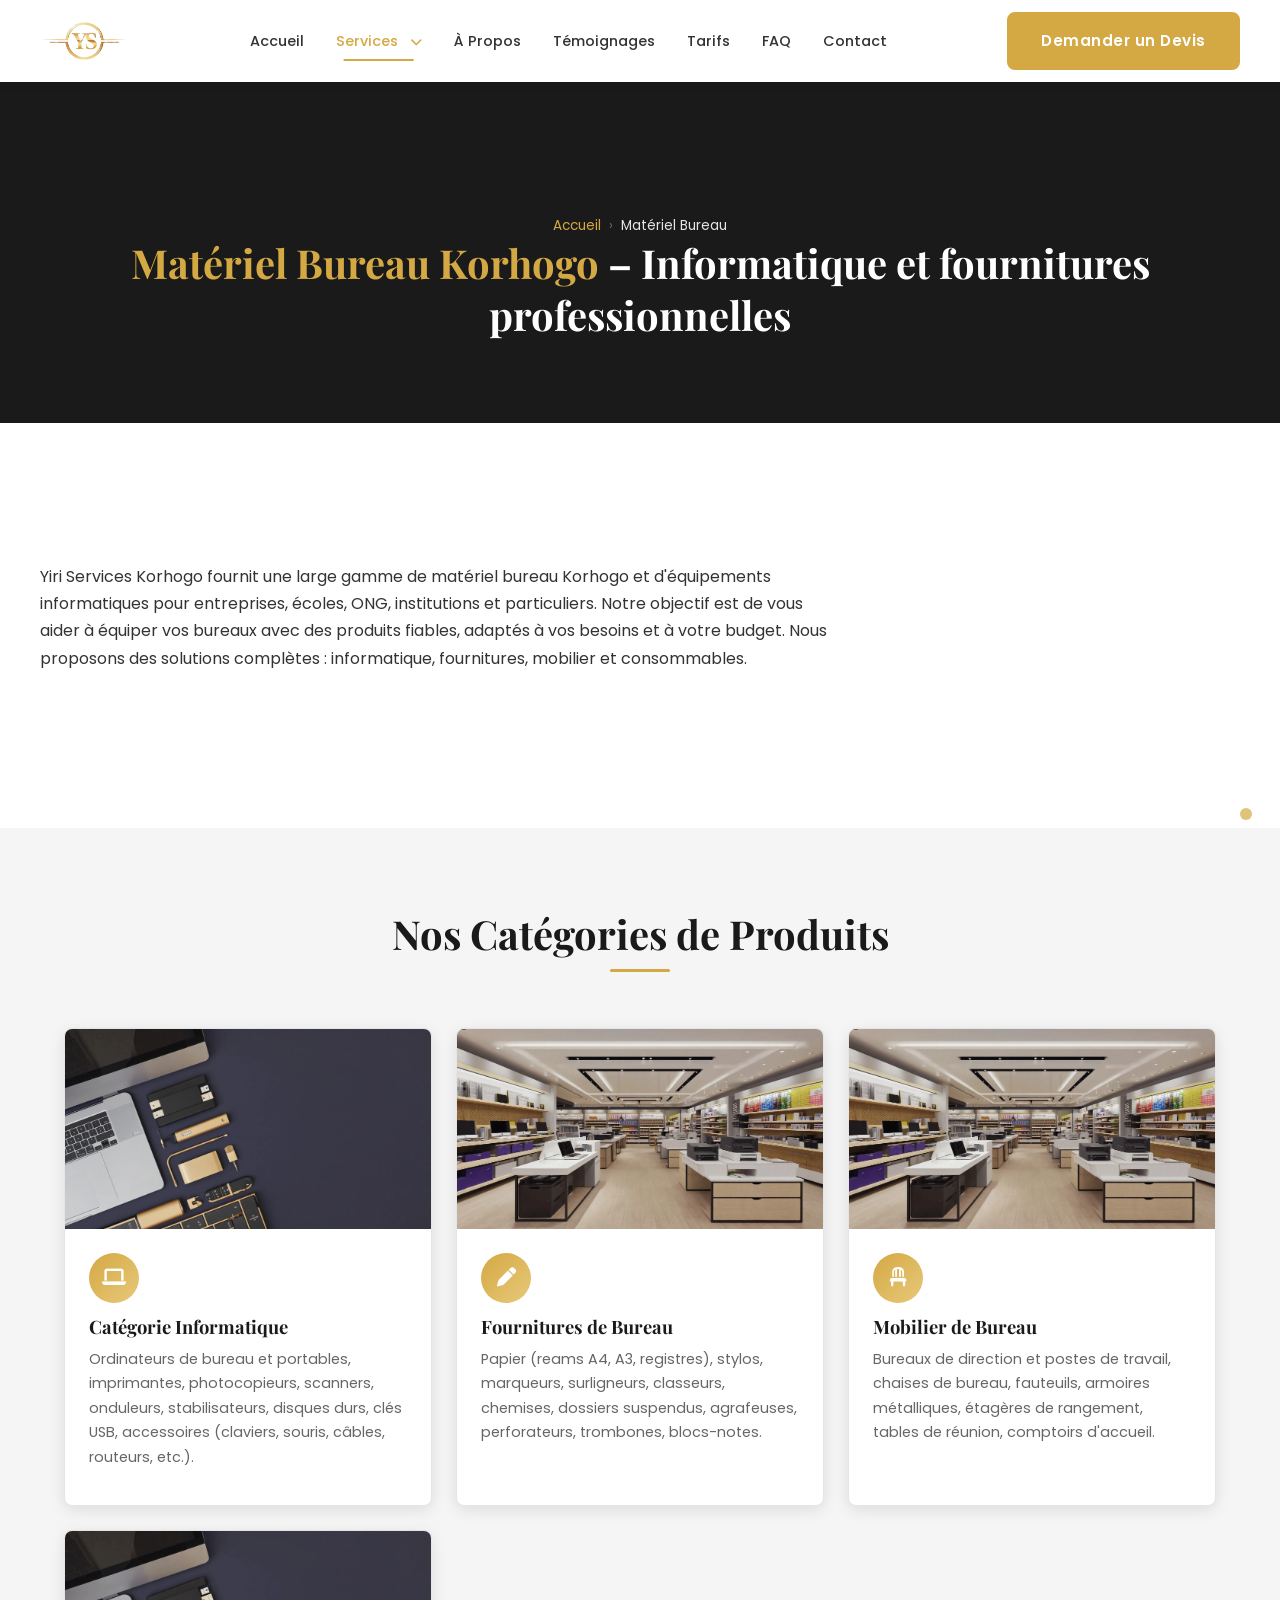
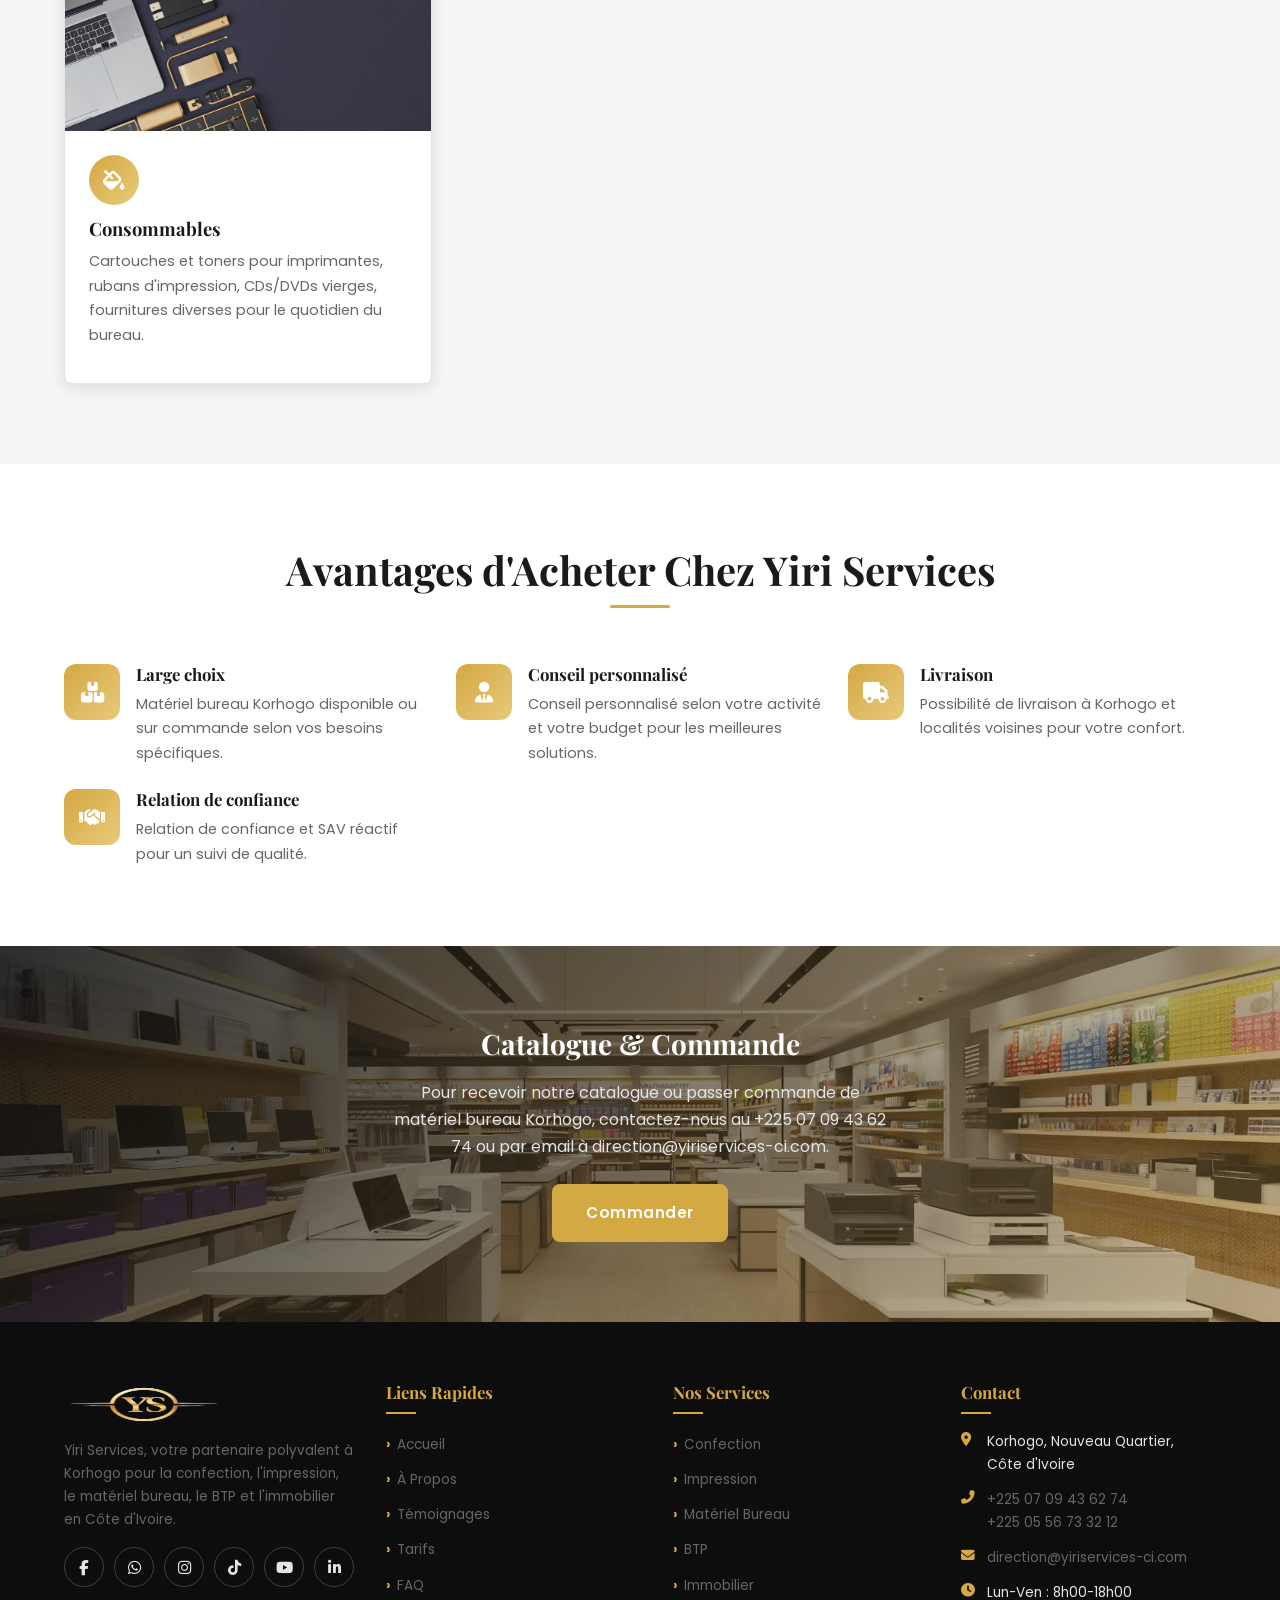
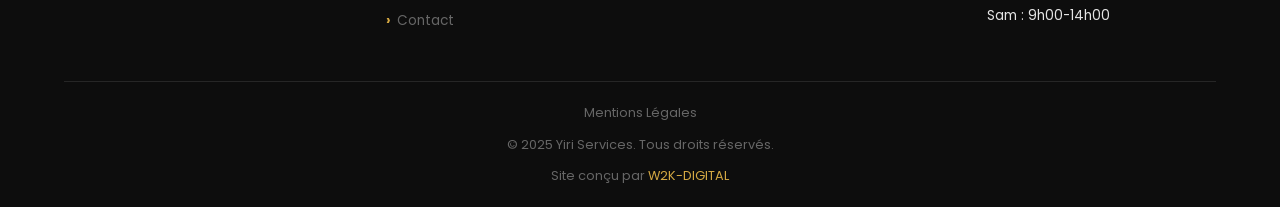
<file: materiel-bureau.html>
<!DOCTYPE html>
<html lang="fr">
<head>
  <meta charset="UTF-8">
  <meta name="viewport" content="width=device-width, initial-scale=1.0">
  <title>Matériel bureau Korhogo – Informatique &amp; fournitures Yiri Services</title>
  <meta name="description" content="Matériel bureau Korhogo : informatique, fournitures, mobilier et consommables pour entreprises et écoles. Commande et livraison avec Yiri Services.">
  <meta name="keywords" content="matériel bureau Korhogo, informatique Korhogo, fournitures bureau, mobilier bureau Korhogo">
  <meta property="og:title" content="Matériel bureau Korhogo – Informatique & fournitures Yiri Services">
  <meta property="og:description" content="Informatique, fournitures, mobilier et consommables pour entreprises et écoles à Korhogo.">
  <meta property="og:type" content="website">
  <meta property="og:url" content="https://www.yiriservices-ci.com/materiel-bureau.html">
  <meta property="og:image" content="images/materiel/materiel-bureau-hero.jpg">
  <meta property="og:locale" content="fr_CI">
  <meta name="twitter:card" content="summary_large_image">
  <meta name="twitter:title" content="Matériel bureau Korhogo – Yiri Services">
  <meta name="twitter:description" content="Fournitures et matériel bureau à Korhogo, Côte d'Ivoire.">
  <meta name="twitter:image" content="images/materiel/materiel-bureau-hero.jpg">
  <link rel="icon" type="image/png" href="images/logo/logo-yiri-services-3d-or.png">
  <link rel="stylesheet" href="https://cdnjs.cloudflare.com/ajax/libs/font-awesome/6.5.1/css/all.min.css">
  <link rel="preconnect" href="https://fonts.googleapis.com"><link rel="preconnect" href="https://fonts.gstatic.com" crossorigin>
  <link href="https://fonts.googleapis.com/css2?family=Playfair+Display:wght@400;600;700&family=Poppins:wght@300;400;500;600;700&display=swap" rel="stylesheet">
  <link rel="stylesheet" href="css/style.css">
</head>
<body data-next-page="btp.html">
  <div class="nav-overlay"></div>
  <header class="header"><div class="container header-inner"><div class="logo"><a href="accueil.html"><img src="images/logo/logo-yiri-services-3d-or.png" alt="Logo Yiri Services Korhogo" width="180" height="50"></a></div><nav><ul class="nav-menu"><li><a href="accueil.html">Accueil</a></li><li class="nav-dropdown"><a href="#" class="dropdown-toggle active">Services <i class="fas fa-chevron-down"></i></a><ul class="dropdown-menu"><li><a href="confection.html"><i class="fas fa-tshirt"></i> Confection</a></li><li><a href="impression.html"><i class="fas fa-print"></i> Impression</a></li><li><a href="materiel-bureau.html" class="active"><i class="fas fa-desktop"></i> Matériel Bureau</a></li><li><a href="btp.html"><i class="fas fa-hard-hat"></i> BTP</a></li><li><a href="immobilier.html"><i class="fas fa-home"></i> Immobilier</a></li></ul></li><li><a href="a-propos.html">À Propos</a></li><li><a href="temoignages.html">Témoignages</a></li><li><a href="tarifs.html">Tarifs</a></li><li><a href="faq.html">FAQ</a></li><li><a href="contact.html">Contact</a></li></ul></nav><a href="contact.html" class="btn btn-primary header-cta">Demander un Devis</a><button class="hamburger" aria-label="Menu mobile"><i class="fas fa-bars"></i></button></div></header>

  <div class="page-header" data-autoscroll>
    <div class="container">
      <nav class="breadcrumbs"><a href="accueil.html">Accueil</a><span class="separator">›</span><span>Matériel Bureau</span></nav>
      <h1><span>Matériel Bureau Korhogo</span> – Informatique et fournitures professionnelles</h1>
    </div>
  </div>

  <!-- Présentation gamme -->
  <section data-autoscroll>
    <div class="container content-section">
      <p>Yiri Services Korhogo fournit une large gamme de matériel bureau Korhogo et d'équipements informatiques pour entreprises, écoles, ONG, institutions et particuliers. Notre objectif est de vous aider à équiper vos bureaux avec des produits fiables, adaptés à vos besoins et à votre budget. Nous proposons des solutions complètes : informatique, fournitures, mobilier et consommables.</p>
    </div>
  </section>

  <!-- Catégories -->
  <section class="bg-gris" data-autoscroll>
    <div class="container">
      <div class="section-title"><h2>Nos Catégories de Produits</h2></div>
      <div class="services-grid">
        <!-- Informatique -->
        <div class="service-card">
          <div class="service-card-img">
            <picture><source srcset="images/materiel/materiel-informatique.webp" type="image/webp"><img src="images/materiel/materiel-informatique.jpg" alt="Matériel informatique Korhogo" loading="lazy" width="400" height="300"></picture>
          </div>
          <div class="service-card-body">
            <div class="service-card-icon"><i class="fas fa-laptop"></i></div>
            <h3>Catégorie Informatique</h3>
            <p>Ordinateurs de bureau et portables, imprimantes, photocopieurs, scanners, onduleurs, stabilisateurs, disques durs, clés USB, accessoires (claviers, souris, câbles, routeurs, etc.).</p>
          </div>
        </div>
        <!-- Fournitures -->
        <div class="service-card">
          <div class="service-card-img">
            <picture><source srcset="images/materiel/materiel-bureau-hero.webp" type="image/webp"><img src="images/materiel/materiel-bureau-hero.jpg" alt="Fournitures de bureau Korhogo" loading="lazy" width="400" height="300"></picture>
          </div>
          <div class="service-card-body">
            <div class="service-card-icon"><i class="fas fa-pen"></i></div>
            <h3>Fournitures de Bureau</h3>
            <p>Papier (reams A4, A3, registres), stylos, marqueurs, surligneurs, classeurs, chemises, dossiers suspendus, agrafeuses, perforateurs, trombones, blocs-notes.</p>
          </div>
        </div>
        <!-- Mobilier -->
        <div class="service-card">
          <div class="service-card-img">
            <picture><source srcset="images/materiel/materiel-bureau-hero.webp" type="image/webp"><img src="images/materiel/materiel-bureau-hero.jpg" alt="Mobilier de bureau Korhogo" loading="lazy" width="400" height="300"></picture>
          </div>
          <div class="service-card-body">
            <div class="service-card-icon"><i class="fas fa-chair"></i></div>
            <h3>Mobilier de Bureau</h3>
            <p>Bureaux de direction et postes de travail, chaises de bureau, fauteuils, armoires métalliques, étagères de rangement, tables de réunion, comptoirs d'accueil.</p>
          </div>
        </div>
        <!-- Consommables -->
        <div class="service-card">
          <div class="service-card-img">
            <picture><source srcset="images/materiel/materiel-informatique.webp" type="image/webp"><img src="images/materiel/materiel-informatique.jpg" alt="Consommables bureau Korhogo" loading="lazy" width="400" height="300"></picture>
          </div>
          <div class="service-card-body">
            <div class="service-card-icon"><i class="fas fa-fill-drip"></i></div>
            <h3>Consommables</h3>
            <p>Cartouches et toners pour imprimantes, rubans d'impression, CDs/DVDs vierges, fournitures diverses pour le quotidien du bureau.</p>
          </div>
        </div>
      </div>
    </div>
  </section>

  <!-- Avantages -->
  <section data-autoscroll>
    <div class="container">
      <div class="section-title"><h2>Avantages d'Acheter Chez Yiri Services</h2></div>
      <div class="avantages-grid">
        <div class="avantage-item"><div class="avantage-icon"><i class="fas fa-boxes"></i></div><div class="avantage-content"><h3>Large choix</h3><p>Matériel bureau Korhogo disponible ou sur commande selon vos besoins spécifiques.</p></div></div>
        <div class="avantage-item"><div class="avantage-icon"><i class="fas fa-user-tie"></i></div><div class="avantage-content"><h3>Conseil personnalisé</h3><p>Conseil personnalisé selon votre activité et votre budget pour les meilleures solutions.</p></div></div>
        <div class="avantage-item"><div class="avantage-icon"><i class="fas fa-truck"></i></div><div class="avantage-content"><h3>Livraison</h3><p>Possibilité de livraison à Korhogo et localités voisines pour votre confort.</p></div></div>
        <div class="avantage-item"><div class="avantage-icon"><i class="fas fa-handshake"></i></div><div class="avantage-content"><h3>Relation de confiance</h3><p>Relation de confiance et SAV réactif pour un suivi de qualité.</p></div></div>
      </div>
    </div>
  </section>

  <!-- CTA -->
  <section class="section-cta" data-autoscroll>
    <div class="cta-bg"><picture><source srcset="images/materiel/materiel-bureau-hero.webp" type="image/webp"><img src="images/materiel/materiel-bureau-hero.jpg" alt="Commande matériel bureau Korhogo" loading="lazy" width="1920" height="600"></picture></div>
    <div class="cta-overlay"></div>
    <div class="container cta-content">
      <h2>Catalogue &amp; Commande</h2>
      <p>Pour recevoir notre catalogue ou passer commande de matériel bureau Korhogo, contactez-nous au +225 07 09 43 62 74 ou par email à direction@yiriservices-ci.com.</p>
      <a href="contact.html" class="btn btn-primary">Commander</a>
    </div>
  </section>

  <footer class="footer"><div class="container"><div class="footer-grid"><div class="footer-col"><div class="footer-logo"><img src="images/logo/logo-yiri-services-3d-or.png" alt="Logo Yiri Services" width="160" height="45"></div><p>Yiri Services, votre partenaire polyvalent à Korhogo pour la confection, l'impression, le matériel bureau, le BTP et l'immobilier en Côte d'Ivoire.</p><div class="footer-social"><a href="#" aria-label="Facebook"><i class="fab fa-facebook-f"></i></a><a href="https://wa.me/2250709436274" aria-label="WhatsApp" target="_blank" rel="noopener"><i class="fab fa-whatsapp"></i></a><a href="#" aria-label="Instagram"><i class="fab fa-instagram"></i></a><a href="#" aria-label="TikTok"><i class="fab fa-tiktok"></i></a><a href="#" aria-label="YouTube"><i class="fab fa-youtube"></i></a><a href="#" aria-label="LinkedIn"><i class="fab fa-linkedin-in"></i></a></div></div><div class="footer-col"><h4>Liens Rapides</h4><ul class="footer-links"><li><a href="accueil.html">Accueil</a></li><li><a href="a-propos.html">À Propos</a></li><li><a href="temoignages.html">Témoignages</a></li><li><a href="tarifs.html">Tarifs</a></li><li><a href="faq.html">FAQ</a></li><li><a href="contact.html">Contact</a></li></ul></div><div class="footer-col"><h4>Nos Services</h4><ul class="footer-links"><li><a href="confection.html">Confection</a></li><li><a href="impression.html">Impression</a></li><li><a href="materiel-bureau.html">Matériel Bureau</a></li><li><a href="btp.html">BTP</a></li><li><a href="immobilier.html">Immobilier</a></li></ul></div><div class="footer-col"><h4>Contact</h4><ul class="footer-contact"><li><i class="fas fa-map-marker-alt"></i><span>Korhogo, Nouveau Quartier,<br>Côte d'Ivoire</span></li><li><i class="fas fa-phone-alt"></i><span><a href="tel:+2250709436274">+225 07 09 43 62 74</a><br><a href="tel:+2250556733212">+225 05 56 73 32 12</a></span></li><li><i class="fas fa-envelope"></i><span><a href="mailto:direction@yiriservices-ci.com">direction@yiriservices-ci.com</a></span></li><li><i class="fas fa-clock"></i><span>Lun-Ven : 8h00-18h00<br>Sam : 9h00-14h00</span></li></ul></div></div><div class="footer-bottom"><div class="footer-legal-links"><a href="mentions-legales.html">Mentions Légales</a></div><p>&copy; 2025 Yiri Services. Tous droits réservés.</p><p>Site conçu par <a href="https://w2k-digital.com" target="_blank" rel="noopener">W2K-DIGITAL</a></p></div></div></footer>
  <button class="scroll-top" aria-label="Retour en haut"><i class="fas fa-arrow-up"></i></button>
  <script src="js/main.js"></script><script src="js/auto-scroll.js"></script>
  <script>W2KAutoScroll.init({speed:'slow',pauseDuration:12,inactivityDelay:45,showIndicator:true});</script>
</body>
</html>
</file>
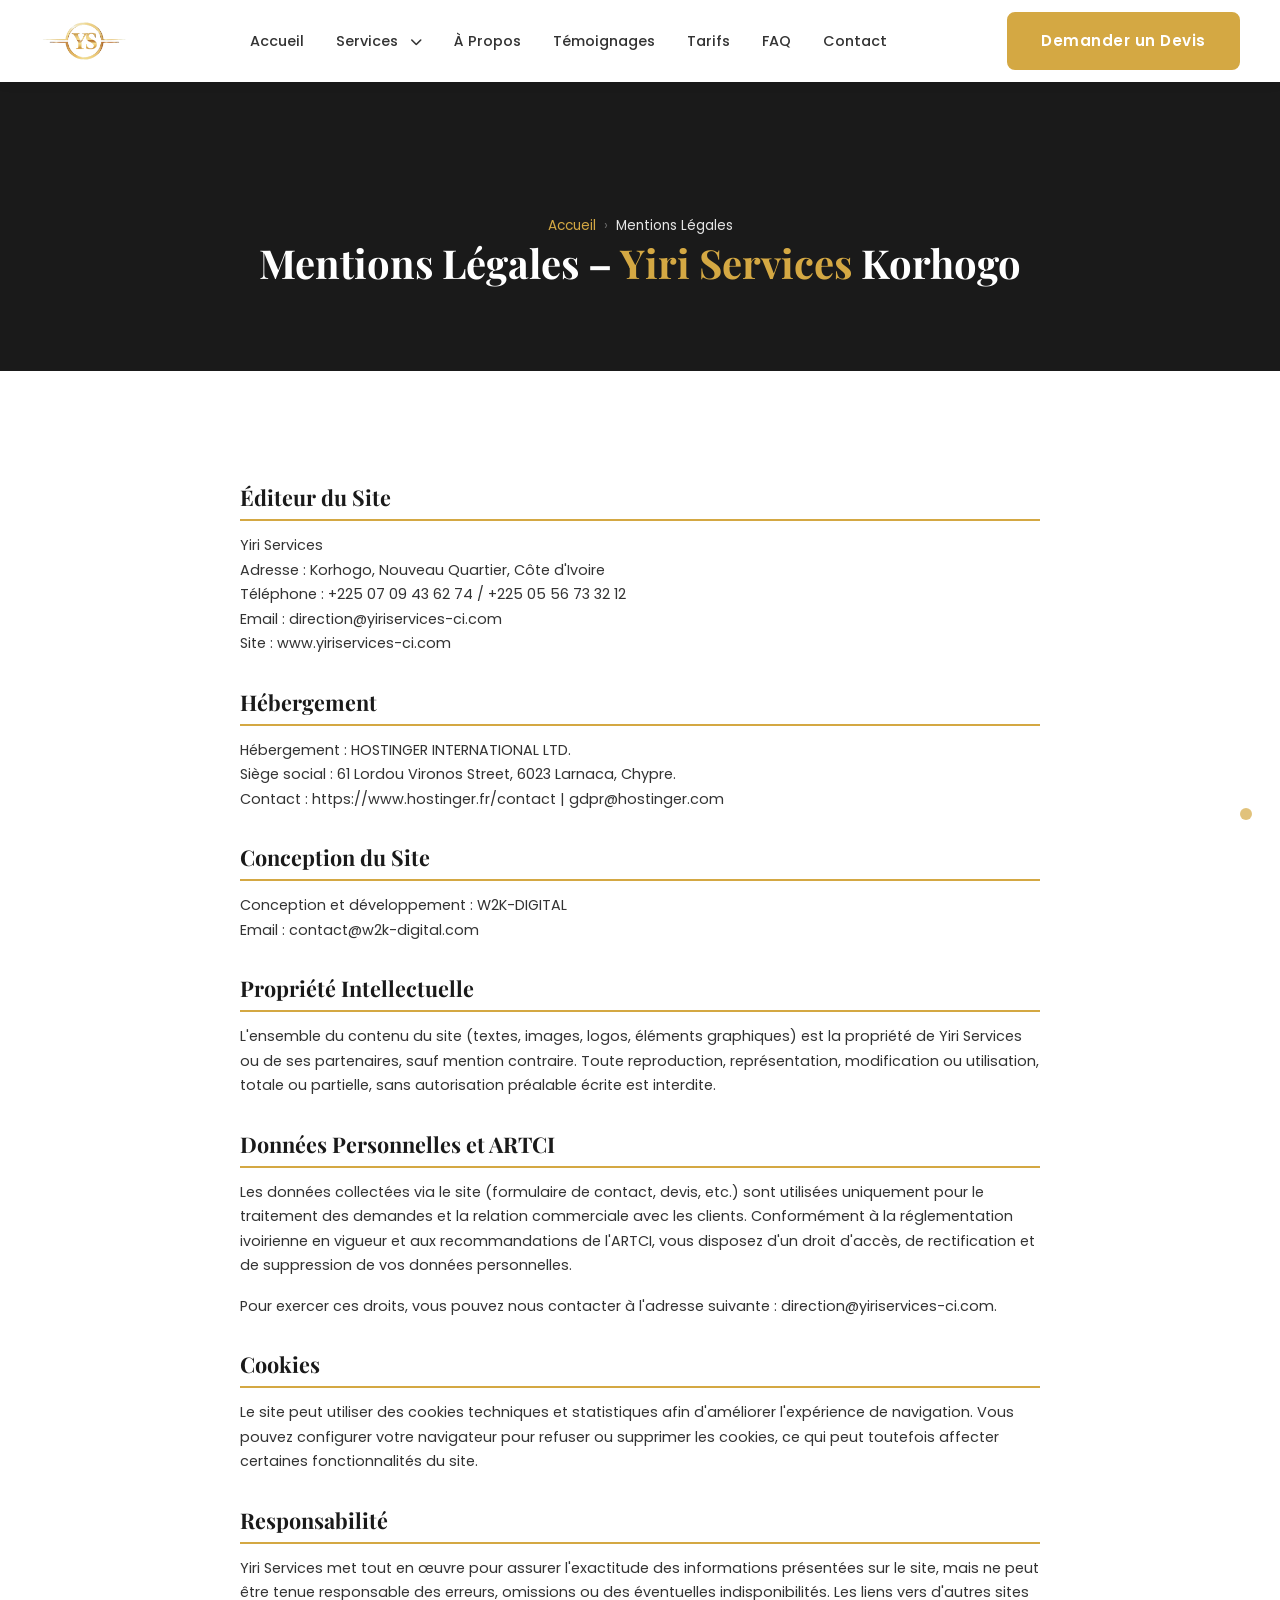
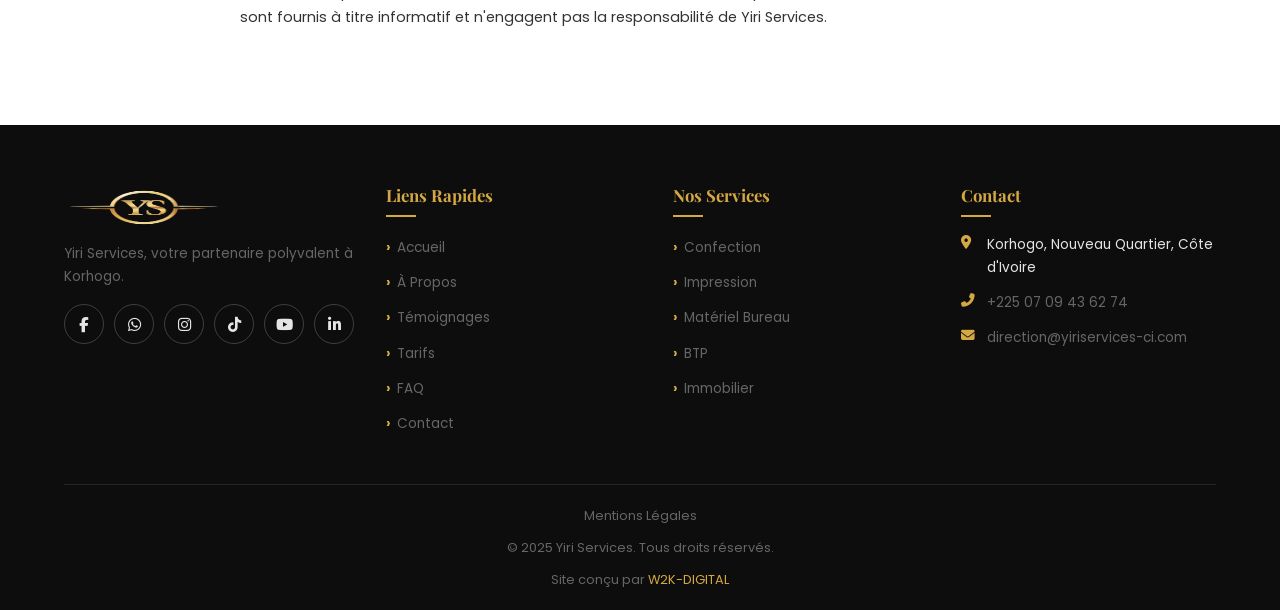
<file: mentions-legales.html>
<!DOCTYPE html>
<html lang="fr">
<head>
  <meta charset="UTF-8">
  <meta name="viewport" content="width=device-width, initial-scale=1.0">
  <title>Mentions légales Yiri Services Korhogo</title>
  <meta name="description" content="Mentions légales du site Yiri Services Korhogo : éditeur, hébergement Hostinger, conception W2K-DIGITAL, données personnelles et conformité ARTCI.">
  <meta property="og:title" content="Mentions légales Yiri Services Korhogo"><meta property="og:type" content="website"><meta property="og:url" content="https://www.yiriservices-ci.com/mentions-legales.html"><meta property="og:locale" content="fr_CI">
  <link rel="icon" type="image/png" href="images/logo/logo-yiri-services-3d-or.png">
  <link rel="stylesheet" href="https://cdnjs.cloudflare.com/ajax/libs/font-awesome/6.5.1/css/all.min.css">
  <link rel="preconnect" href="https://fonts.googleapis.com"><link rel="preconnect" href="https://fonts.gstatic.com" crossorigin>
  <link href="https://fonts.googleapis.com/css2?family=Playfair+Display:wght@400;600;700&family=Poppins:wght@300;400;500;600;700&display=swap" rel="stylesheet">
  <link rel="stylesheet" href="css/style.css">
</head>
<body data-next-page="index.html">
  <div class="nav-overlay"></div>
  <header class="header"><div class="container header-inner"><div class="logo"><a href="accueil.html"><img src="images/logo/logo-yiri-services-3d-or.png" alt="Logo Yiri Services" width="180" height="50"></a></div><nav><ul class="nav-menu"><li><a href="accueil.html">Accueil</a></li><li class="nav-dropdown"><a href="#" class="dropdown-toggle">Services <i class="fas fa-chevron-down"></i></a><ul class="dropdown-menu"><li><a href="confection.html"><i class="fas fa-tshirt"></i> Confection</a></li><li><a href="impression.html"><i class="fas fa-print"></i> Impression</a></li><li><a href="materiel-bureau.html"><i class="fas fa-desktop"></i> Matériel Bureau</a></li><li><a href="btp.html"><i class="fas fa-hard-hat"></i> BTP</a></li><li><a href="immobilier.html"><i class="fas fa-home"></i> Immobilier</a></li></ul></li><li><a href="a-propos.html">À Propos</a></li><li><a href="temoignages.html">Témoignages</a></li><li><a href="tarifs.html">Tarifs</a></li><li><a href="faq.html">FAQ</a></li><li><a href="contact.html">Contact</a></li></ul></nav><a href="contact.html" class="btn btn-primary header-cta">Demander un Devis</a><button class="hamburger" aria-label="Menu mobile"><i class="fas fa-bars"></i></button></div></header>

  <div class="page-header" data-autoscroll><div class="container"><nav class="breadcrumbs"><a href="accueil.html">Accueil</a><span class="separator">›</span><span>Mentions Légales</span></nav><h1>Mentions Légales – <span>Yiri Services</span> Korhogo</h1></div></div>

  <section data-autoscroll>
    <div class="container">
      <div class="legal-content">
        <h2>Éditeur du Site</h2>
        <p>Yiri Services<br>Adresse : Korhogo, Nouveau Quartier, Côte d'Ivoire<br>Téléphone : <a href="tel:+2250709436274">+225 07 09 43 62 74</a> / <a href="tel:+2250556733212">+225 05 56 73 32 12</a><br>Email : <a href="mailto:direction@yiriservices-ci.com">direction@yiriservices-ci.com</a><br>Site : <a href="https://www.yiriservices-ci.com">www.yiriservices-ci.com</a></p>

        <h2>Hébergement</h2>
        <p>Hébergement : HOSTINGER INTERNATIONAL LTD.<br>Siège social : 61 Lordou Vironos Street, 6023 Larnaca, Chypre.<br>Contact : <a href="https://www.hostinger.fr/contact" target="_blank" rel="noopener">https://www.hostinger.fr/contact</a> | <a href="mailto:gdpr@hostinger.com">gdpr@hostinger.com</a></p>

        <h2>Conception du Site</h2>
        <p>Conception et développement : <a href="https://w2k-digital.com" target="_blank" rel="noopener">W2K-DIGITAL</a><br>Email : <a href="mailto:contact@w2k-digital.com">contact@w2k-digital.com</a></p>

        <h2>Propriété Intellectuelle</h2>
        <p>L'ensemble du contenu du site (textes, images, logos, éléments graphiques) est la propriété de Yiri Services ou de ses partenaires, sauf mention contraire. Toute reproduction, représentation, modification ou utilisation, totale ou partielle, sans autorisation préalable écrite est interdite.</p>

        <h2>Données Personnelles et ARTCI</h2>
        <p>Les données collectées via le site (formulaire de contact, devis, etc.) sont utilisées uniquement pour le traitement des demandes et la relation commerciale avec les clients. Conformément à la réglementation ivoirienne en vigueur et aux recommandations de l'ARTCI, vous disposez d'un droit d'accès, de rectification et de suppression de vos données personnelles.</p>
        <p>Pour exercer ces droits, vous pouvez nous contacter à l'adresse suivante : <a href="mailto:direction@yiriservices-ci.com">direction@yiriservices-ci.com</a>.</p>

        <h2>Cookies</h2>
        <p>Le site peut utiliser des cookies techniques et statistiques afin d'améliorer l'expérience de navigation. Vous pouvez configurer votre navigateur pour refuser ou supprimer les cookies, ce qui peut toutefois affecter certaines fonctionnalités du site.</p>

        <h2>Responsabilité</h2>
        <p>Yiri Services met tout en œuvre pour assurer l'exactitude des informations présentées sur le site, mais ne peut être tenue responsable des erreurs, omissions ou des éventuelles indisponibilités. Les liens vers d'autres sites sont fournis à titre informatif et n'engagent pas la responsabilité de Yiri Services.</p>
      </div>
    </div>
  </section>

  <footer class="footer"><div class="container"><div class="footer-grid"><div class="footer-col"><div class="footer-logo"><img src="images/logo/logo-yiri-services-3d-or.png" alt="Logo Yiri Services" width="160" height="45"></div><p>Yiri Services, votre partenaire polyvalent à Korhogo.</p><div class="footer-social"><a href="#" aria-label="Facebook"><i class="fab fa-facebook-f"></i></a><a href="https://wa.me/2250709436274" aria-label="WhatsApp" target="_blank" rel="noopener"><i class="fab fa-whatsapp"></i></a><a href="#" aria-label="Instagram"><i class="fab fa-instagram"></i></a><a href="#" aria-label="TikTok"><i class="fab fa-tiktok"></i></a><a href="#" aria-label="YouTube"><i class="fab fa-youtube"></i></a><a href="#" aria-label="LinkedIn"><i class="fab fa-linkedin-in"></i></a></div></div><div class="footer-col"><h4>Liens Rapides</h4><ul class="footer-links"><li><a href="accueil.html">Accueil</a></li><li><a href="a-propos.html">À Propos</a></li><li><a href="temoignages.html">Témoignages</a></li><li><a href="tarifs.html">Tarifs</a></li><li><a href="faq.html">FAQ</a></li><li><a href="contact.html">Contact</a></li></ul></div><div class="footer-col"><h4>Nos Services</h4><ul class="footer-links"><li><a href="confection.html">Confection</a></li><li><a href="impression.html">Impression</a></li><li><a href="materiel-bureau.html">Matériel Bureau</a></li><li><a href="btp.html">BTP</a></li><li><a href="immobilier.html">Immobilier</a></li></ul></div><div class="footer-col"><h4>Contact</h4><ul class="footer-contact"><li><i class="fas fa-map-marker-alt"></i><span>Korhogo, Nouveau Quartier, Côte d'Ivoire</span></li><li><i class="fas fa-phone-alt"></i><span><a href="tel:+2250709436274">+225 07 09 43 62 74</a></span></li><li><i class="fas fa-envelope"></i><span><a href="mailto:direction@yiriservices-ci.com">direction@yiriservices-ci.com</a></span></li></ul></div></div><div class="footer-bottom"><div class="footer-legal-links"><a href="mentions-legales.html">Mentions Légales</a></div><p>&copy; 2025 Yiri Services. Tous droits réservés.</p><p>Site conçu par <a href="https://w2k-digital.com" target="_blank" rel="noopener">W2K-DIGITAL</a></p></div></div></footer>
  <button class="scroll-top" aria-label="Retour en haut"><i class="fas fa-arrow-up"></i></button>
  <script src="js/main.js"></script><script src="js/auto-scroll.js"></script>
  <script>W2KAutoScroll.init({speed:'slow',pauseDuration:12,inactivityDelay:45,showIndicator:true});</script>
</body>
</html>
</file>
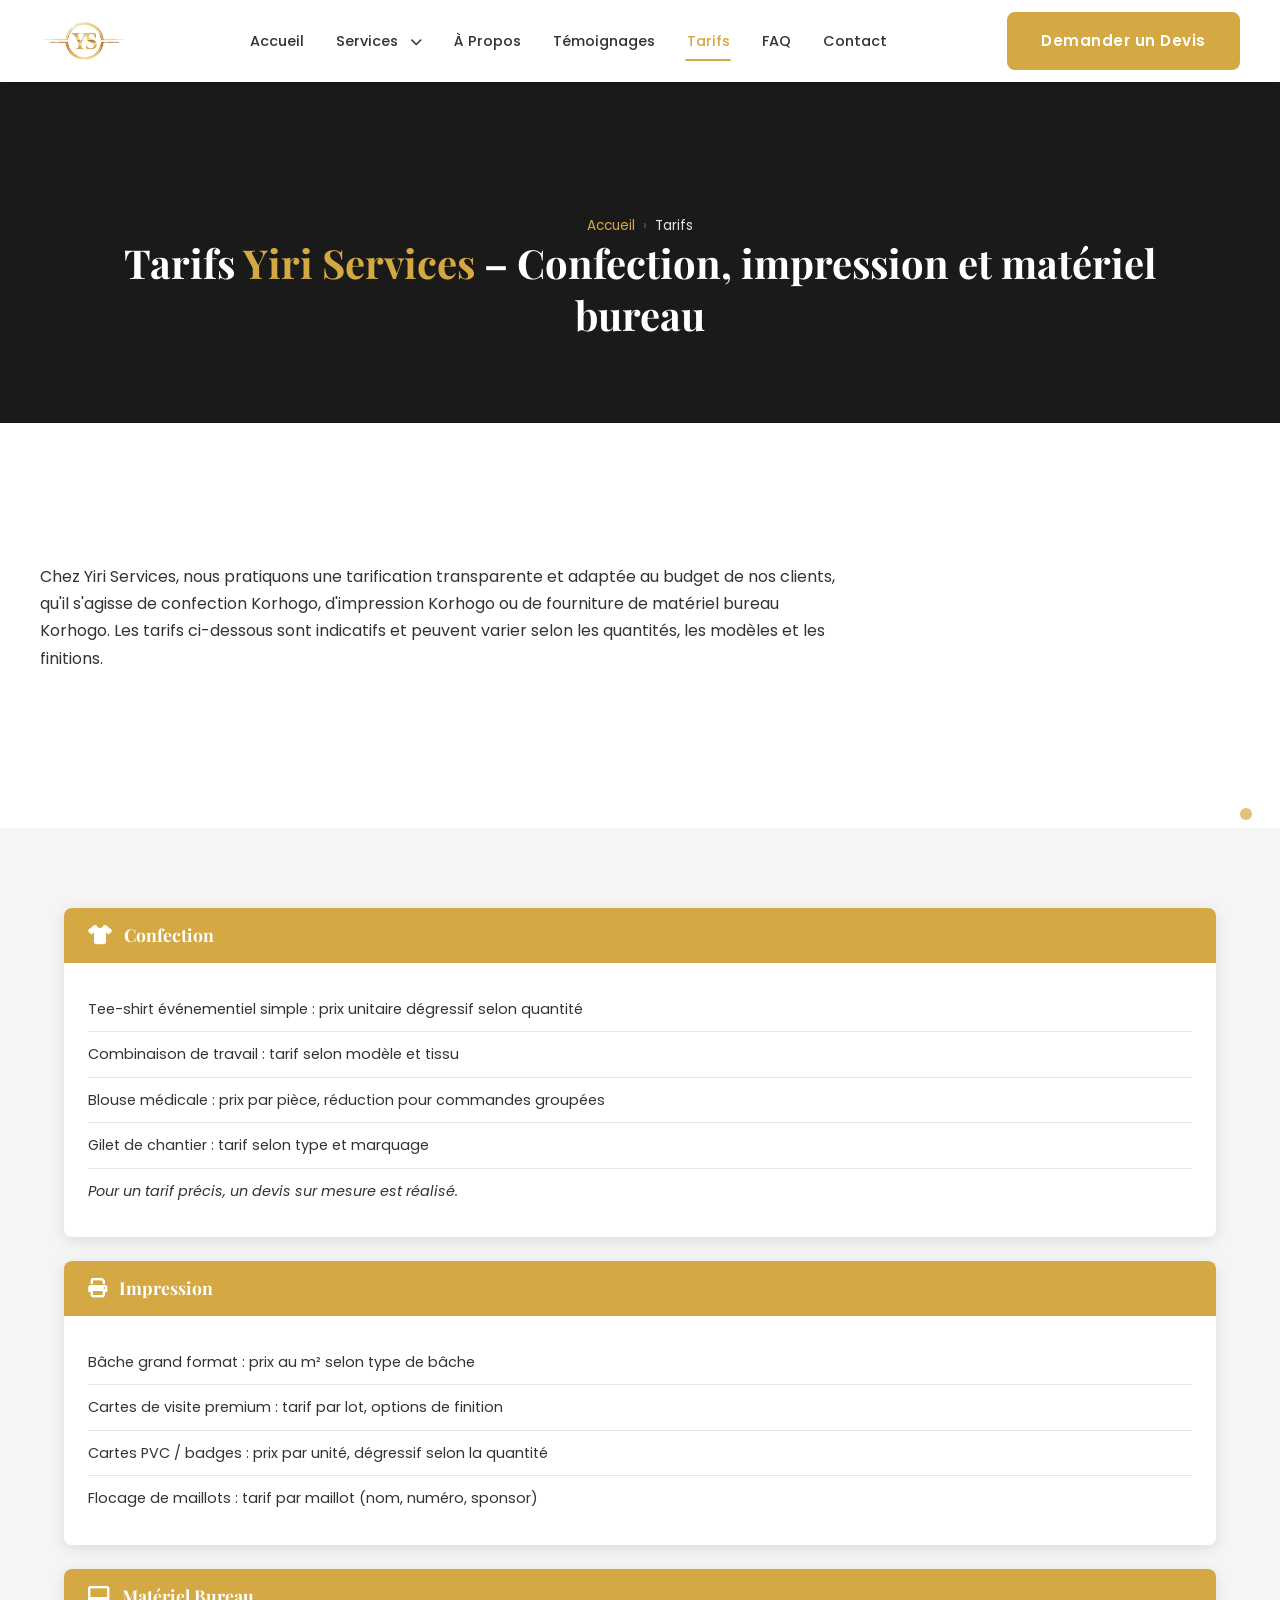
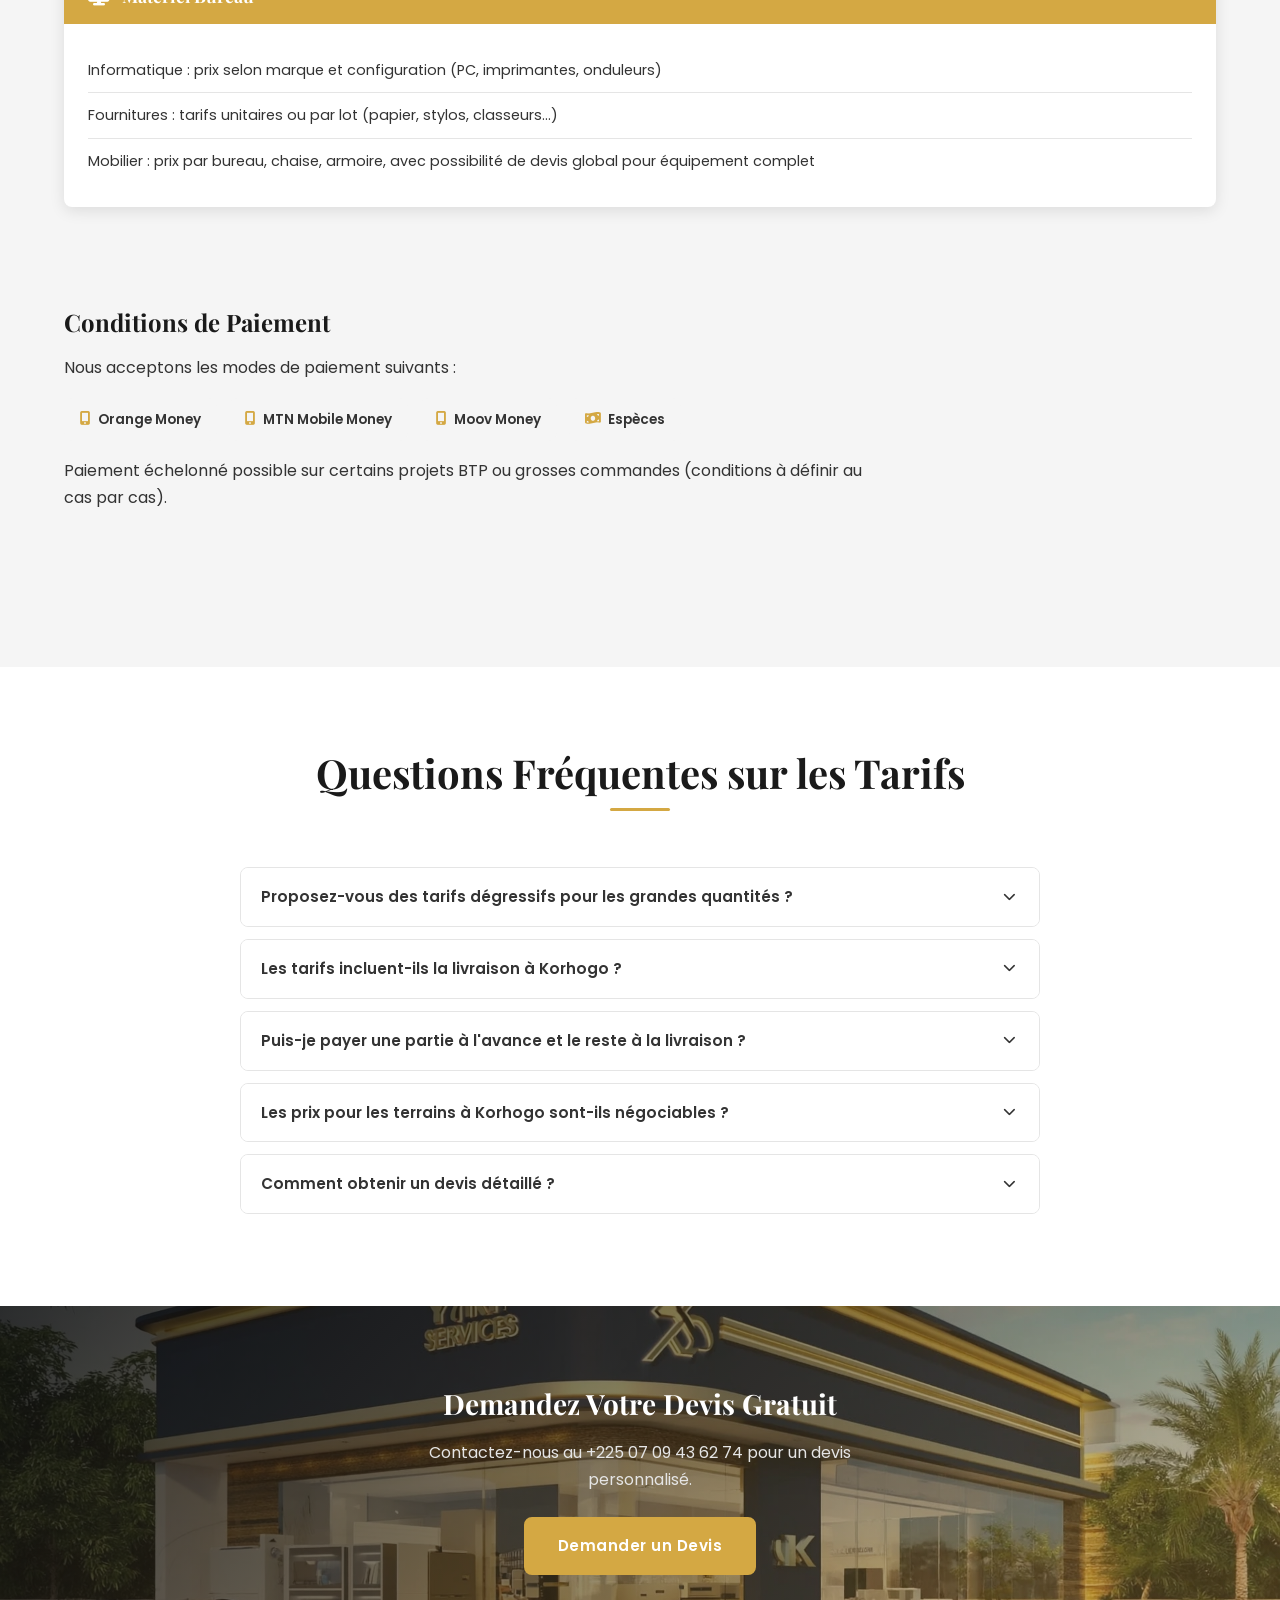
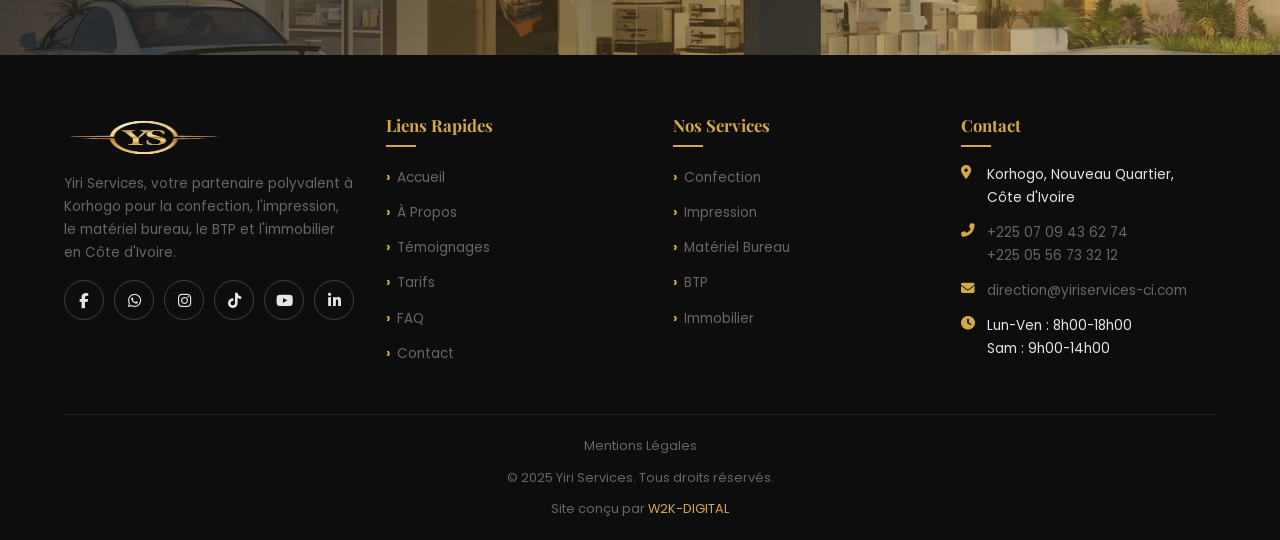
<file: tarifs.html>
<!DOCTYPE html>
<html lang="fr">
<head>
  <meta charset="UTF-8">
  <meta name="viewport" content="width=device-width, initial-scale=1.0">
  <title>Tarifs Yiri Services Korhogo – Devis confection et impression</title>
  <meta name="description" content="Tarifs et devis Yiri Services Korhogo pour la confection, l'impression, le matériel bureau, le BTP et l'immobilier. Paiement Mobile Money et espèces.">
  <meta name="keywords" content="tarifs Korhogo, devis confection, devis impression, prix matériel bureau Korhogo">
  <meta property="og:title" content="Tarifs Yiri Services Korhogo – Devis confection et impression">
  <meta property="og:description" content="Tarifs et devis pour confection, impression, matériel bureau, BTP et immobilier.">
  <meta property="og:type" content="website">
  <meta property="og:url" content="https://www.yiriservices-ci.com/tarifs.html">
  <meta property="og:image" content="images/hero/hero-accueil.jpg">
  <meta property="og:locale" content="fr_CI">
  <meta name="twitter:card" content="summary_large_image">
  <meta name="twitter:title" content="Tarifs – Yiri Services Korhogo">
  <meta name="twitter:image" content="images/hero/hero-accueil.jpg">
  <link rel="icon" type="image/png" href="images/logo/logo-yiri-services-3d-or.png">
  <link rel="stylesheet" href="https://cdnjs.cloudflare.com/ajax/libs/font-awesome/6.5.1/css/all.min.css">
  <link rel="preconnect" href="https://fonts.googleapis.com"><link rel="preconnect" href="https://fonts.gstatic.com" crossorigin>
  <link href="https://fonts.googleapis.com/css2?family=Playfair+Display:wght@400;600;700&family=Poppins:wght@300;400;500;600;700&display=swap" rel="stylesheet">
  <link rel="stylesheet" href="css/style.css">
</head>
<body data-next-page="contact.html">
  <div class="nav-overlay"></div>
  <header class="header"><div class="container header-inner"><div class="logo"><a href="accueil.html"><img src="images/logo/logo-yiri-services-3d-or.png" alt="Logo Yiri Services Korhogo" width="180" height="50"></a></div><nav><ul class="nav-menu"><li><a href="accueil.html">Accueil</a></li><li class="nav-dropdown"><a href="#" class="dropdown-toggle">Services <i class="fas fa-chevron-down"></i></a><ul class="dropdown-menu"><li><a href="confection.html"><i class="fas fa-tshirt"></i> Confection</a></li><li><a href="impression.html"><i class="fas fa-print"></i> Impression</a></li><li><a href="materiel-bureau.html"><i class="fas fa-desktop"></i> Matériel Bureau</a></li><li><a href="btp.html"><i class="fas fa-hard-hat"></i> BTP</a></li><li><a href="immobilier.html"><i class="fas fa-home"></i> Immobilier</a></li></ul></li><li><a href="a-propos.html">À Propos</a></li><li><a href="temoignages.html">Témoignages</a></li><li><a href="tarifs.html" class="active">Tarifs</a></li><li><a href="faq.html">FAQ</a></li><li><a href="contact.html">Contact</a></li></ul></nav><a href="contact.html" class="btn btn-primary header-cta">Demander un Devis</a><button class="hamburger" aria-label="Menu mobile"><i class="fas fa-bars"></i></button></div></header>

  <div class="page-header" data-autoscroll><div class="container"><nav class="breadcrumbs"><a href="accueil.html">Accueil</a><span class="separator">›</span><span>Tarifs</span></nav><h1>Tarifs <span>Yiri Services</span> – Confection, impression et matériel bureau</h1></div></div>

  <section data-autoscroll>
    <div class="container content-section">
      <p>Chez Yiri Services, nous pratiquons une tarification transparente et adaptée au budget de nos clients, qu'il s'agisse de confection Korhogo, d'impression Korhogo ou de fourniture de matériel bureau Korhogo. Les tarifs ci-dessous sont indicatifs et peuvent varier selon les quantités, les modèles et les finitions.</p>
    </div>
  </section>

  <!-- Grilles tarifaires -->
  <section class="bg-gris" data-autoscroll>
    <div class="container">
      <div class="tarifs-section">
        <!-- Confection -->
        <div class="tarif-categorie">
          <div class="tarif-categorie-header"><i class="fas fa-tshirt"></i><h3>Confection</h3></div>
          <div class="tarif-categorie-body"><ul>
            <li>Tee-shirt événementiel simple : prix unitaire dégressif selon quantité</li>
            <li>Combinaison de travail : tarif selon modèle et tissu</li>
            <li>Blouse médicale : prix par pièce, réduction pour commandes groupées</li>
            <li>Gilet de chantier : tarif selon type et marquage</li>
            <li><em>Pour un tarif précis, un devis sur mesure est réalisé.</em></li>
          </ul></div>
        </div>
        <!-- Impression -->
        <div class="tarif-categorie">
          <div class="tarif-categorie-header"><i class="fas fa-print"></i><h3>Impression</h3></div>
          <div class="tarif-categorie-body"><ul>
            <li>Bâche grand format : prix au m² selon type de bâche</li>
            <li>Cartes de visite premium : tarif par lot, options de finition</li>
            <li>Cartes PVC / badges : prix par unité, dégressif selon la quantité</li>
            <li>Flocage de maillots : tarif par maillot (nom, numéro, sponsor)</li>
          </ul></div>
        </div>
        <!-- Matériel bureau -->
        <div class="tarif-categorie">
          <div class="tarif-categorie-header"><i class="fas fa-desktop"></i><h3>Matériel Bureau</h3></div>
          <div class="tarif-categorie-body"><ul>
            <li>Informatique : prix selon marque et configuration (PC, imprimantes, onduleurs)</li>
            <li>Fournitures : tarifs unitaires ou par lot (papier, stylos, classeurs…)</li>
            <li>Mobilier : prix par bureau, chaise, armoire, avec possibilité de devis global pour équipement complet</li>
          </ul></div>
        </div>
      </div>

      <!-- Conditions paiement -->
      <div class="content-section">
        <h2>Conditions de Paiement</h2>
        <p>Nous acceptons les modes de paiement suivants :</p>
        <div class="paiement-modes">
          <span class="paiement-badge"><i class="fas fa-mobile-alt"></i> Orange Money</span>
          <span class="paiement-badge"><i class="fas fa-mobile-alt"></i> MTN Mobile Money</span>
          <span class="paiement-badge"><i class="fas fa-mobile-alt"></i> Moov Money</span>
          <span class="paiement-badge"><i class="fas fa-money-bill-wave"></i> Espèces</span>
        </div>
        <p class="mt-16">Paiement échelonné possible sur certains projets BTP ou grosses commandes (conditions à définir au cas par cas).</p>
      </div>
    </div>
  </section>

  <!-- FAQ Tarifs -->
  <section data-autoscroll>
    <div class="container">
      <div class="section-title"><h2>Questions Fréquentes sur les Tarifs</h2></div>
      <div class="faq-list">
        <div class="faq-item"><div class="faq-question">Proposez-vous des tarifs dégressifs pour les grandes quantités ? <i class="fas fa-chevron-down"></i></div><div class="faq-reponse">Oui, pour la confection et l'impression, les prix diminuent lorsque la quantité augmente. Un devis personnalisé est établi selon votre commande.</div></div>
        <div class="faq-item"><div class="faq-question">Les tarifs incluent-ils la livraison à Korhogo ? <i class="fas fa-chevron-down"></i></div><div class="faq-reponse">Pour certaines commandes, la livraison à Korhogo peut être incluse ou proposée à un coût réduit. Cela est précisé sur le devis.</div></div>
        <div class="faq-item"><div class="faq-question">Puis-je payer une partie à l'avance et le reste à la livraison ? <i class="fas fa-chevron-down"></i></div><div class="faq-reponse">Pour les prestations importantes (BTP, grandes quantités de confection ou de matériel), un acompte est requis, avec le solde à la livraison ou en fin de chantier.</div></div>
        <div class="faq-item"><div class="faq-question">Les prix pour les terrains à Korhogo sont-ils négociables ? <i class="fas fa-chevron-down"></i></div><div class="faq-reponse">Les prix des terrains dépendent du propriétaire, de la localisation et des documents. Nous vous accompagnons pour obtenir les meilleures conditions possibles.</div></div>
        <div class="faq-item"><div class="faq-question">Comment obtenir un devis détaillé ? <i class="fas fa-chevron-down"></i></div><div class="faq-reponse">Il suffit de nous contacter par téléphone, WhatsApp ou email en précisant votre besoin (confection, impression, BTP, matériel, terrain) et nous vous envoyons un devis détaillé.</div></div>
      </div>
    </div>
  </section>

  <section class="section-cta" data-autoscroll>
    <div class="cta-bg"><picture><source srcset="images/hero/hero-accueil.webp" type="image/webp"><img src="images/hero/hero-accueil.jpg" alt="Devis Yiri Services" loading="lazy" width="1920" height="600"></picture></div>
    <div class="cta-overlay"></div>
    <div class="container cta-content"><h2>Demandez Votre Devis Gratuit</h2><p>Contactez-nous au +225 07 09 43 62 74 pour un devis personnalisé.</p><a href="contact.html" class="btn btn-primary">Demander un Devis</a></div>
  </section>

  <footer class="footer"><div class="container"><div class="footer-grid"><div class="footer-col"><div class="footer-logo"><img src="images/logo/logo-yiri-services-3d-or.png" alt="Logo Yiri Services" width="160" height="45"></div><p>Yiri Services, votre partenaire polyvalent à Korhogo pour la confection, l'impression, le matériel bureau, le BTP et l'immobilier en Côte d'Ivoire.</p><div class="footer-social"><a href="#" aria-label="Facebook"><i class="fab fa-facebook-f"></i></a><a href="https://wa.me/2250709436274" aria-label="WhatsApp" target="_blank" rel="noopener"><i class="fab fa-whatsapp"></i></a><a href="#" aria-label="Instagram"><i class="fab fa-instagram"></i></a><a href="#" aria-label="TikTok"><i class="fab fa-tiktok"></i></a><a href="#" aria-label="YouTube"><i class="fab fa-youtube"></i></a><a href="#" aria-label="LinkedIn"><i class="fab fa-linkedin-in"></i></a></div></div><div class="footer-col"><h4>Liens Rapides</h4><ul class="footer-links"><li><a href="accueil.html">Accueil</a></li><li><a href="a-propos.html">À Propos</a></li><li><a href="temoignages.html">Témoignages</a></li><li><a href="tarifs.html">Tarifs</a></li><li><a href="faq.html">FAQ</a></li><li><a href="contact.html">Contact</a></li></ul></div><div class="footer-col"><h4>Nos Services</h4><ul class="footer-links"><li><a href="confection.html">Confection</a></li><li><a href="impression.html">Impression</a></li><li><a href="materiel-bureau.html">Matériel Bureau</a></li><li><a href="btp.html">BTP</a></li><li><a href="immobilier.html">Immobilier</a></li></ul></div><div class="footer-col"><h4>Contact</h4><ul class="footer-contact"><li><i class="fas fa-map-marker-alt"></i><span>Korhogo, Nouveau Quartier,<br>Côte d'Ivoire</span></li><li><i class="fas fa-phone-alt"></i><span><a href="tel:+2250709436274">+225 07 09 43 62 74</a><br><a href="tel:+2250556733212">+225 05 56 73 32 12</a></span></li><li><i class="fas fa-envelope"></i><span><a href="mailto:direction@yiriservices-ci.com">direction@yiriservices-ci.com</a></span></li><li><i class="fas fa-clock"></i><span>Lun-Ven : 8h00-18h00<br>Sam : 9h00-14h00</span></li></ul></div></div><div class="footer-bottom"><div class="footer-legal-links"><a href="mentions-legales.html">Mentions Légales</a></div><p>&copy; 2025 Yiri Services. Tous droits réservés.</p><p>Site conçu par <a href="https://w2k-digital.com" target="_blank" rel="noopener">W2K-DIGITAL</a></p></div></div></footer>
  <button class="scroll-top" aria-label="Retour en haut"><i class="fas fa-arrow-up"></i></button>
  <script src="js/main.js"></script><script src="js/auto-scroll.js"></script>
  <script>W2KAutoScroll.init({speed:'slow',pauseDuration:12,inactivityDelay:45,showIndicator:true});</script>
</body>
</html>
</file>
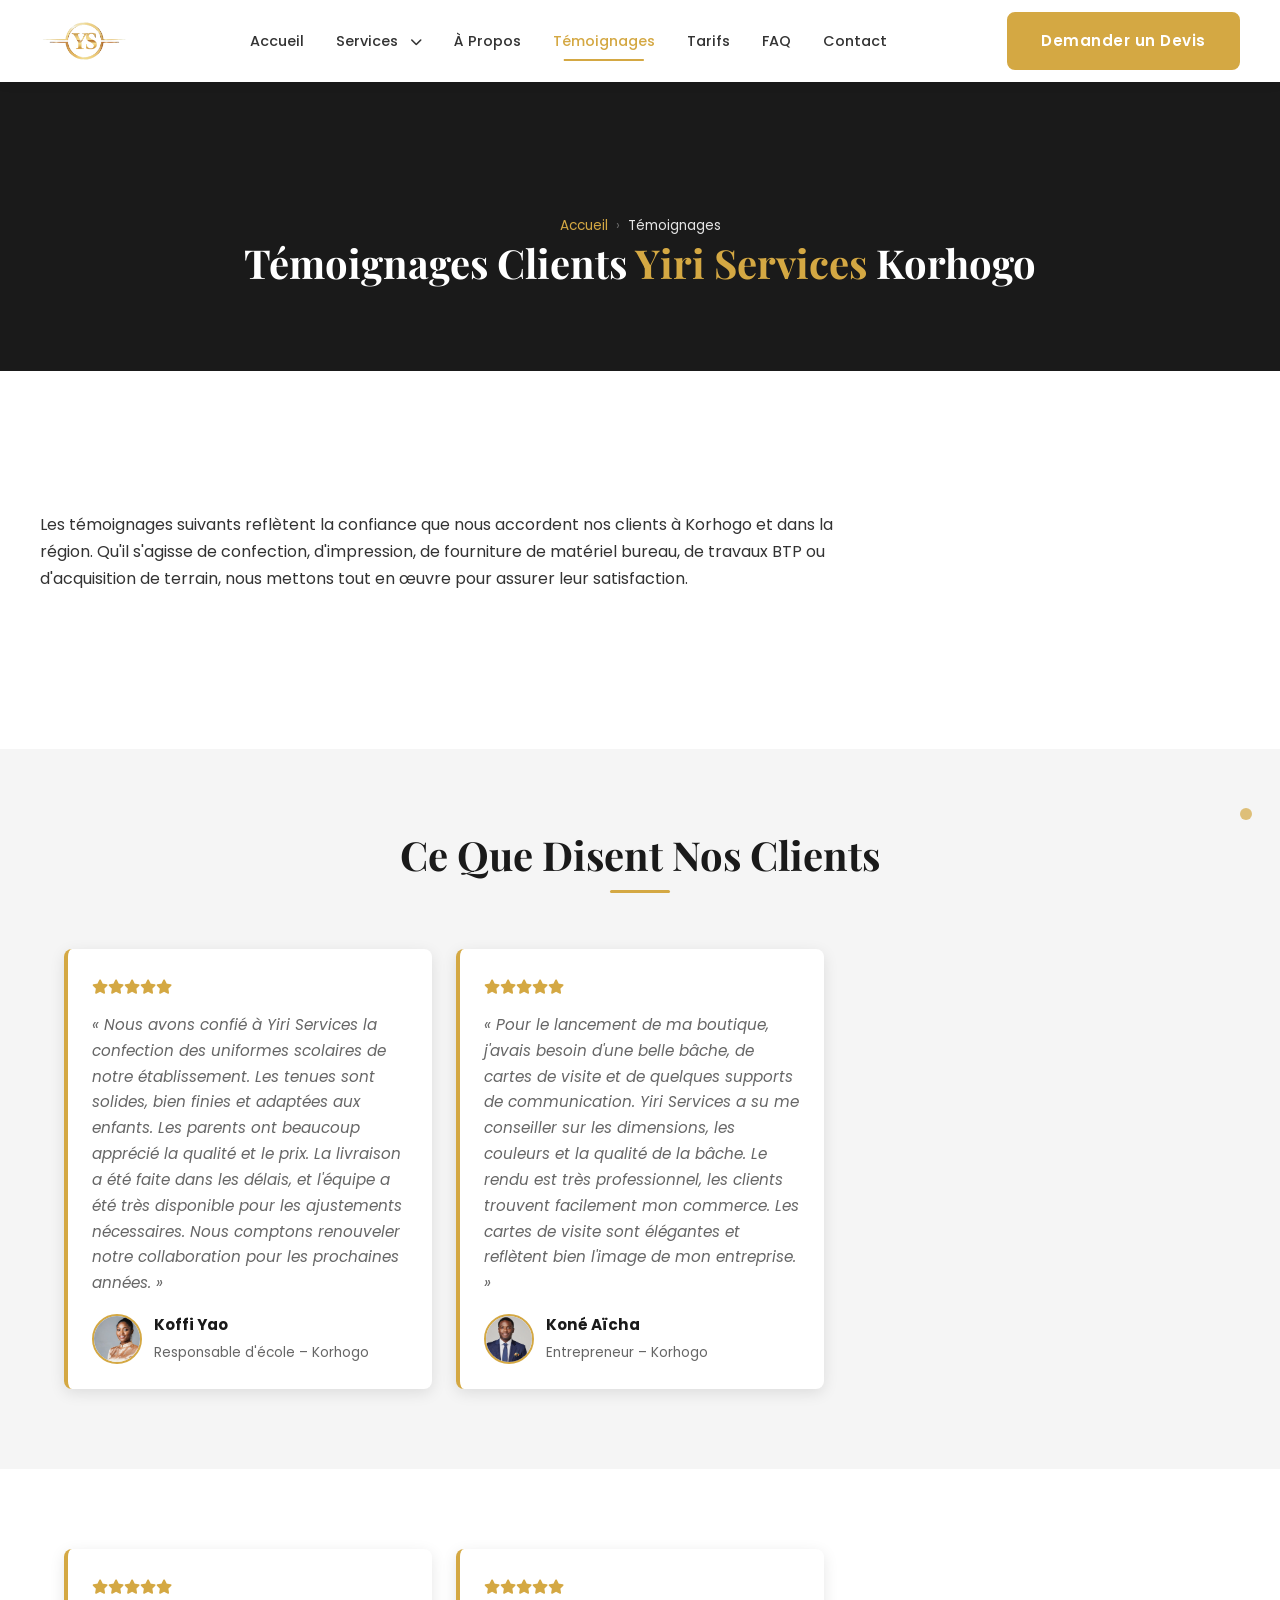
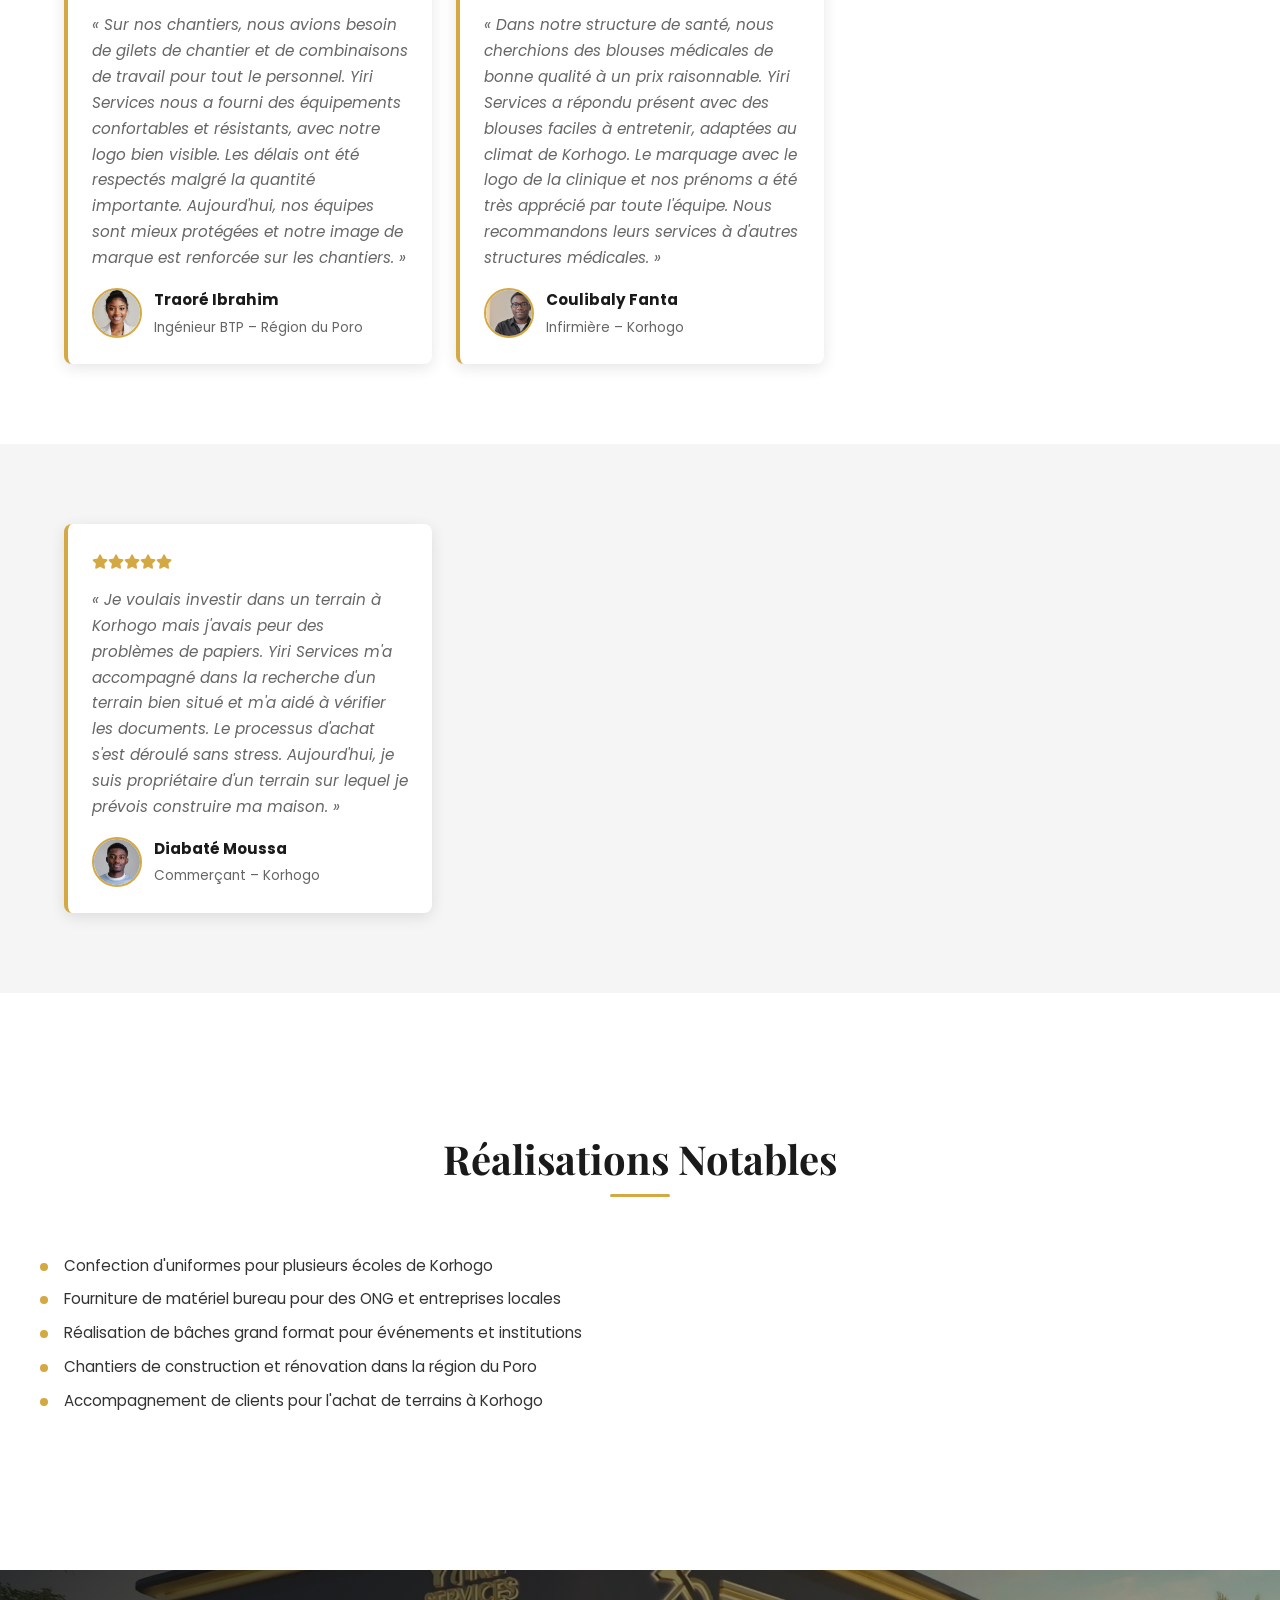
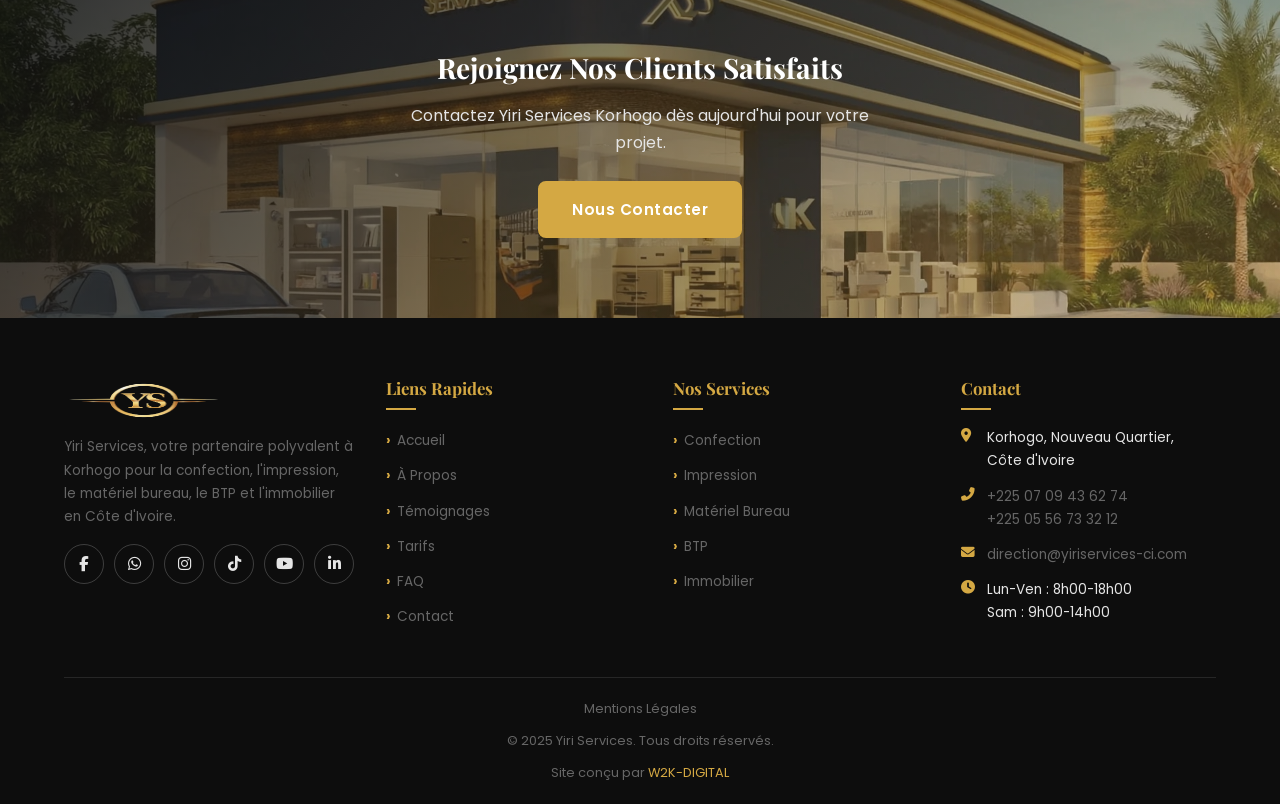
<file: temoignages.html>
<!DOCTYPE html>
<html lang="fr">
<head>
  <meta charset="UTF-8">
  <meta name="viewport" content="width=device-width, initial-scale=1.0">
  <title>Témoignages Yiri Services Korhogo – Avis clients</title>
  <meta name="description" content="Découvrez les témoignages de clients Yiri Services Korhogo en confection, impression, matériel bureau, BTP et terrains à vendre.">
  <meta name="keywords" content="témoignages Yiri Services, avis clients Korhogo, satisfaction client Côte d'Ivoire">
  <meta property="og:title" content="Témoignages Yiri Services Korhogo – Avis clients">
  <meta property="og:description" content="Avis et témoignages clients Yiri Services Korhogo.">
  <meta property="og:type" content="website">
  <meta property="og:url" content="https://www.yiriservices-ci.com/temoignages.html">
  <meta property="og:image" content="images/hero/hero-accueil.jpg">
  <meta property="og:locale" content="fr_CI">
  <meta name="twitter:card" content="summary_large_image">
  <meta name="twitter:title" content="Témoignages – Yiri Services Korhogo">
  <meta name="twitter:image" content="images/hero/hero-accueil.jpg">
  <link rel="icon" type="image/png" href="images/logo/logo-yiri-services-3d-or.png">
  <link rel="stylesheet" href="https://cdnjs.cloudflare.com/ajax/libs/font-awesome/6.5.1/css/all.min.css">
  <link rel="preconnect" href="https://fonts.googleapis.com"><link rel="preconnect" href="https://fonts.gstatic.com" crossorigin>
  <link href="https://fonts.googleapis.com/css2?family=Playfair+Display:wght@400;600;700&family=Poppins:wght@300;400;500;600;700&display=swap" rel="stylesheet">
  <link rel="stylesheet" href="css/style.css">
</head>
<body data-next-page="tarifs.html">
  <div class="nav-overlay"></div>
  <header class="header"><div class="container header-inner"><div class="logo"><a href="accueil.html"><img src="images/logo/logo-yiri-services-3d-or.png" alt="Logo Yiri Services Korhogo" width="180" height="50"></a></div><nav><ul class="nav-menu"><li><a href="accueil.html">Accueil</a></li><li class="nav-dropdown"><a href="#" class="dropdown-toggle">Services <i class="fas fa-chevron-down"></i></a><ul class="dropdown-menu"><li><a href="confection.html"><i class="fas fa-tshirt"></i> Confection</a></li><li><a href="impression.html"><i class="fas fa-print"></i> Impression</a></li><li><a href="materiel-bureau.html"><i class="fas fa-desktop"></i> Matériel Bureau</a></li><li><a href="btp.html"><i class="fas fa-hard-hat"></i> BTP</a></li><li><a href="immobilier.html"><i class="fas fa-home"></i> Immobilier</a></li></ul></li><li><a href="a-propos.html">À Propos</a></li><li><a href="temoignages.html" class="active">Témoignages</a></li><li><a href="tarifs.html">Tarifs</a></li><li><a href="faq.html">FAQ</a></li><li><a href="contact.html">Contact</a></li></ul></nav><a href="contact.html" class="btn btn-primary header-cta">Demander un Devis</a><button class="hamburger" aria-label="Menu mobile"><i class="fas fa-bars"></i></button></div></header>

  <div class="page-header" data-autoscroll><div class="container"><nav class="breadcrumbs"><a href="accueil.html">Accueil</a><span class="separator">›</span><span>Témoignages</span></nav><h1>Témoignages Clients <span>Yiri Services</span> Korhogo</h1></div></div>

  <section data-autoscroll>
    <div class="container content-section">
      <p>Les témoignages suivants reflètent la confiance que nous accordent nos clients à Korhogo et dans la région. Qu'il s'agisse de confection, d'impression, de fourniture de matériel bureau, de travaux BTP ou d'acquisition de terrain, nous mettons tout en œuvre pour assurer leur satisfaction.</p>
    </div>
  </section>

  <section class="bg-gris" data-autoscroll>
    <div class="container">
      <div class="section-title"><h2>Ce Que Disent Nos Clients</h2></div>
      <div class="temoignages-grid">
        <!-- Témoignage 1 -->
        <div class="temoignage-card">
          <div class="temoignage-stars"><i class="fas fa-star"></i><i class="fas fa-star"></i><i class="fas fa-star"></i><i class="fas fa-star"></i><i class="fas fa-star"></i></div>
          <p class="temoignage-text">« Nous avons confié à Yiri Services la confection des uniformes scolaires de notre établissement. Les tenues sont solides, bien finies et adaptées aux enfants. Les parents ont beaucoup apprécié la qualité et le prix. La livraison a été faite dans les délais, et l'équipe a été très disponible pour les ajustements nécessaires. Nous comptons renouveler notre collaboration pour les prochaines années. »</p>
          <div class="temoignage-author">
            <div class="temoignage-avatar"><picture><source srcset="images/temoignages/temoignage-client-1.webp" type="image/webp"><img src="images/temoignages/temoignage-client-1.jpg" alt="Koffi Yao" loading="lazy" width="50" height="50"></picture></div>
            <div class="temoignage-info"><strong>Koffi Yao</strong><span>Responsable d'école – Korhogo</span></div>
          </div>
        </div>
        <!-- Témoignage 2 -->
        <div class="temoignage-card">
          <div class="temoignage-stars"><i class="fas fa-star"></i><i class="fas fa-star"></i><i class="fas fa-star"></i><i class="fas fa-star"></i><i class="fas fa-star"></i></div>
          <p class="temoignage-text">« Pour le lancement de ma boutique, j'avais besoin d'une belle bâche, de cartes de visite et de quelques supports de communication. Yiri Services a su me conseiller sur les dimensions, les couleurs et la qualité de la bâche. Le rendu est très professionnel, les clients trouvent facilement mon commerce. Les cartes de visite sont élégantes et reflètent bien l'image de mon entreprise. »</p>
          <div class="temoignage-author">
            <div class="temoignage-avatar"><picture><source srcset="images/temoignages/temoignage-client-2.webp" type="image/webp"><img src="images/temoignages/temoignage-client-2.jpg" alt="Koné Aïcha" loading="lazy" width="50" height="50"></picture></div>
            <div class="temoignage-info"><strong>Koné Aïcha</strong><span>Entrepreneur – Korhogo</span></div>
          </div>
        </div>
      </div>
    </div>
  </section>

  <section data-autoscroll>
    <div class="container">
      <div class="temoignages-grid">
        <!-- Témoignage 3 -->
        <div class="temoignage-card">
          <div class="temoignage-stars"><i class="fas fa-star"></i><i class="fas fa-star"></i><i class="fas fa-star"></i><i class="fas fa-star"></i><i class="fas fa-star"></i></div>
          <p class="temoignage-text">« Sur nos chantiers, nous avions besoin de gilets de chantier et de combinaisons de travail pour tout le personnel. Yiri Services nous a fourni des équipements confortables et résistants, avec notre logo bien visible. Les délais ont été respectés malgré la quantité importante. Aujourd'hui, nos équipes sont mieux protégées et notre image de marque est renforcée sur les chantiers. »</p>
          <div class="temoignage-author">
            <div class="temoignage-avatar"><picture><source srcset="images/temoignages/temoignage-client-3.webp" type="image/webp"><img src="images/temoignages/temoignage-client-3.jpg" alt="Traoré Ibrahim" loading="lazy" width="50" height="50"></picture></div>
            <div class="temoignage-info"><strong>Traoré Ibrahim</strong><span>Ingénieur BTP – Région du Poro</span></div>
          </div>
        </div>
        <!-- Témoignage 4 -->
        <div class="temoignage-card">
          <div class="temoignage-stars"><i class="fas fa-star"></i><i class="fas fa-star"></i><i class="fas fa-star"></i><i class="fas fa-star"></i><i class="fas fa-star"></i></div>
          <p class="temoignage-text">« Dans notre structure de santé, nous cherchions des blouses médicales de bonne qualité à un prix raisonnable. Yiri Services a répondu présent avec des blouses faciles à entretenir, adaptées au climat de Korhogo. Le marquage avec le logo de la clinique et nos prénoms a été très apprécié par toute l'équipe. Nous recommandons leurs services à d'autres structures médicales. »</p>
          <div class="temoignage-author">
            <div class="temoignage-avatar"><picture><source srcset="images/temoignages/temoignage-client-4.webp" type="image/webp"><img src="images/temoignages/temoignage-client-4.jpg" alt="Coulibaly Fanta" loading="lazy" width="50" height="50"></picture></div>
            <div class="temoignage-info"><strong>Coulibaly Fanta</strong><span>Infirmière – Korhogo</span></div>
          </div>
        </div>
      </div>
    </div>
  </section>

  <section class="bg-gris" data-autoscroll>
    <div class="container">
      <div class="temoignages-grid">
        <!-- Témoignage 5 -->
        <div class="temoignage-card">
          <div class="temoignage-stars"><i class="fas fa-star"></i><i class="fas fa-star"></i><i class="fas fa-star"></i><i class="fas fa-star"></i><i class="fas fa-star"></i></div>
          <p class="temoignage-text">« Je voulais investir dans un terrain à Korhogo mais j'avais peur des problèmes de papiers. Yiri Services m'a accompagné dans la recherche d'un terrain bien situé et m'a aidé à vérifier les documents. Le processus d'achat s'est déroulé sans stress. Aujourd'hui, je suis propriétaire d'un terrain sur lequel je prévois construire ma maison. »</p>
          <div class="temoignage-author">
            <div class="temoignage-avatar"><picture><source srcset="images/temoignages/temoignage-client-5.webp" type="image/webp"><img src="images/temoignages/temoignage-client-5.jpg" alt="Diabaté Moussa" loading="lazy" width="50" height="50"></picture></div>
            <div class="temoignage-info"><strong>Diabaté Moussa</strong><span>Commerçant – Korhogo</span></div>
          </div>
        </div>
      </div>
    </div>
  </section>

  <!-- Réalisations notables -->
  <section data-autoscroll>
    <div class="container content-section">
      <div class="section-title"><h2>Réalisations Notables</h2></div>
      <ul>
        <li>Confection d'uniformes pour plusieurs écoles de Korhogo</li>
        <li>Fourniture de matériel bureau pour des ONG et entreprises locales</li>
        <li>Réalisation de bâches grand format pour événements et institutions</li>
        <li>Chantiers de construction et rénovation dans la région du Poro</li>
        <li>Accompagnement de clients pour l'achat de terrains à Korhogo</li>
      </ul>
    </div>
  </section>

  <section class="section-cta" data-autoscroll>
    <div class="cta-bg"><picture><source srcset="images/hero/hero-accueil.webp" type="image/webp"><img src="images/hero/hero-accueil.jpg" alt="Contactez Yiri Services" loading="lazy" width="1920" height="600"></picture></div>
    <div class="cta-overlay"></div>
    <div class="container cta-content"><h2>Rejoignez Nos Clients Satisfaits</h2><p>Contactez Yiri Services Korhogo dès aujourd'hui pour votre projet.</p><a href="contact.html" class="btn btn-primary">Nous Contacter</a></div>
  </section>

  <footer class="footer"><div class="container"><div class="footer-grid"><div class="footer-col"><div class="footer-logo"><img src="images/logo/logo-yiri-services-3d-or.png" alt="Logo Yiri Services" width="160" height="45"></div><p>Yiri Services, votre partenaire polyvalent à Korhogo pour la confection, l'impression, le matériel bureau, le BTP et l'immobilier en Côte d'Ivoire.</p><div class="footer-social"><a href="#" aria-label="Facebook"><i class="fab fa-facebook-f"></i></a><a href="https://wa.me/2250709436274" aria-label="WhatsApp" target="_blank" rel="noopener"><i class="fab fa-whatsapp"></i></a><a href="#" aria-label="Instagram"><i class="fab fa-instagram"></i></a><a href="#" aria-label="TikTok"><i class="fab fa-tiktok"></i></a><a href="#" aria-label="YouTube"><i class="fab fa-youtube"></i></a><a href="#" aria-label="LinkedIn"><i class="fab fa-linkedin-in"></i></a></div></div><div class="footer-col"><h4>Liens Rapides</h4><ul class="footer-links"><li><a href="accueil.html">Accueil</a></li><li><a href="a-propos.html">À Propos</a></li><li><a href="temoignages.html">Témoignages</a></li><li><a href="tarifs.html">Tarifs</a></li><li><a href="faq.html">FAQ</a></li><li><a href="contact.html">Contact</a></li></ul></div><div class="footer-col"><h4>Nos Services</h4><ul class="footer-links"><li><a href="confection.html">Confection</a></li><li><a href="impression.html">Impression</a></li><li><a href="materiel-bureau.html">Matériel Bureau</a></li><li><a href="btp.html">BTP</a></li><li><a href="immobilier.html">Immobilier</a></li></ul></div><div class="footer-col"><h4>Contact</h4><ul class="footer-contact"><li><i class="fas fa-map-marker-alt"></i><span>Korhogo, Nouveau Quartier,<br>Côte d'Ivoire</span></li><li><i class="fas fa-phone-alt"></i><span><a href="tel:+2250709436274">+225 07 09 43 62 74</a><br><a href="tel:+2250556733212">+225 05 56 73 32 12</a></span></li><li><i class="fas fa-envelope"></i><span><a href="mailto:direction@yiriservices-ci.com">direction@yiriservices-ci.com</a></span></li><li><i class="fas fa-clock"></i><span>Lun-Ven : 8h00-18h00<br>Sam : 9h00-14h00</span></li></ul></div></div><div class="footer-bottom"><div class="footer-legal-links"><a href="mentions-legales.html">Mentions Légales</a></div><p>&copy; 2025 Yiri Services. Tous droits réservés.</p><p>Site conçu par <a href="https://w2k-digital.com" target="_blank" rel="noopener">W2K-DIGITAL</a></p></div></div></footer>
  <button class="scroll-top" aria-label="Retour en haut"><i class="fas fa-arrow-up"></i></button>
  <script src="js/main.js"></script><script src="js/auto-scroll.js"></script>
  <script>W2KAutoScroll.init({speed:'slow',pauseDuration:20,inactivityDelay:45,showIndicator:true});</script>
</body>
</html>
</file>
<file: css/style.css>
/* =============================================
   YIRI SERVICES - Site Officiel
   Korhogo, Côte d'Ivoire
   Palette : Or #d4a843 | Rouge #dc2626 | Bleu ciel #60a5fa
   Développé par W2K-Digital | 2025
   ============================================= */

/* --- Variables CSS --- */
:root {
  --or: #d4a843;
  --or-clair: #e8c97a;
  --or-fonce: #b8922e;
  --rouge: #dc2626;
  --rouge-clair: #ef4444;
  --rouge-fonce: #b91c1c;
  --bleu: #60a5fa;
  --bleu-clair: #93c5fd;
  --bleu-fonce: #3b82f6;
  --noir: #1a1a1a;
  --noir-profond: #0d0d0d;
  --gris-fonce: #333333;
  --gris: #666666;
  --gris-clair: #e5e5e5;
  --gris-tres-clair: #f5f5f5;
  --blanc: #ffffff;
  --font-titre: 'Playfair Display', Georgia, serif;
  --font-corps: 'Poppins', 'Segoe UI', sans-serif;
  --transition: 0.3s ease;
  --shadow: 0 4px 15px rgba(0, 0, 0, 0.1);
  --shadow-hover: 0 8px 30px rgba(0, 0, 0, 0.15);
  --radius: 8px;
  --container: 1200px;
}

/* --- Reset et base --- */
*,
*::before,
*::after {
  margin: 0;
  padding: 0;
  box-sizing: border-box;
}

html {
  scroll-behavior: smooth;
  font-size: 16px;
}

body {
  font-family: var(--font-corps);
  font-weight: 400;
  line-height: 1.7;
  color: var(--gris-fonce);
  background-color: var(--blanc);
  overflow-x: hidden;
}

img {
  max-width: 100%;
  height: auto;
  display: block;
}

a {
  text-decoration: none;
  color: inherit;
  transition: color var(--transition);
}

ul, ol {
  list-style: none;
}

h1, h2, h3, h4, h5, h6 {
  font-family: var(--font-titre);
  font-weight: 700;
  line-height: 1.3;
  color: var(--noir);
}

h1 { font-size: 2rem; margin-bottom: 16px; }
h2 { font-size: 1.625rem; margin-bottom: 16px; }
h3 { font-size: 1.375rem; margin-bottom: 12px; }
h4 { font-size: 1.125rem; margin-bottom: 8px; }

p { margin-bottom: 16px; }

.container {
  width: 100%;
  max-width: var(--container);
  margin: 0 auto;
  padding: 0 24px;
}

/* --- Boutons --- */
.btn {
  display: inline-block;
  padding: 14px 32px;
  font-family: var(--font-corps);
  font-size: 0.95rem;
  font-weight: 600;
  border-radius: var(--radius);
  border: 2px solid transparent;
  cursor: pointer;
  transition: all var(--transition);
  text-align: center;
  letter-spacing: 0.5px;
}

.btn-primary {
  background: var(--or);
  color: var(--blanc);
  border-color: var(--or);
}

.btn-primary:hover {
  background: var(--or-fonce);
  border-color: var(--or-fonce);
  transform: translateY(-2px);
  box-shadow: 0 6px 20px rgba(212, 168, 67, 0.4);
}

.btn-secondary {
  background: transparent;
  color: var(--or);
  border-color: var(--or);
}

.btn-secondary:hover {
  background: var(--or);
  color: var(--blanc);
  transform: translateY(-2px);
}

.btn-rouge {
  background: var(--rouge);
  color: var(--blanc);
  border-color: var(--rouge);
}

.btn-rouge:hover {
  background: var(--rouge-fonce);
  border-color: var(--rouge-fonce);
  transform: translateY(-2px);
  box-shadow: 0 6px 20px rgba(220, 38, 38, 0.4);
}

.btn-bleu {
  background: var(--bleu);
  color: var(--blanc);
  border-color: var(--bleu);
}

.btn-bleu:hover {
  background: var(--bleu-fonce);
  border-color: var(--bleu-fonce);
  transform: translateY(-2px);
  box-shadow: 0 6px 20px rgba(96, 165, 250, 0.4);
}

.btn-blanc {
  background: var(--blanc);
  color: var(--or);
  border-color: var(--blanc);
}

.btn-blanc:hover {
  background: var(--or);
  color: var(--blanc);
  border-color: var(--or);
}

/* --- Header / Navigation --- */
.header {
  position: fixed;
  top: 0;
  left: 0;
  width: 100%;
  z-index: 1000;
  background: var(--blanc);
  box-shadow: 0 2px 10px rgba(0, 0, 0, 0.08);
  transition: all var(--transition);
}

.header.scrolled {
  padding: 4px 0;
  box-shadow: 0 4px 20px rgba(0, 0, 0, 0.12);
}

.header-inner {
  display: flex;
  align-items: center;
  justify-content: space-between;
  padding: 12px 0;
}

.logo a {
  display: flex;
  align-items: center;
}

.logo img {
  height: 50px;
  width: auto;
  transition: height var(--transition);
}

.header.scrolled .logo img {
  height: 40px;
}

/* Navigation principale */
.nav-menu {
  display: none;
}

.nav-menu.active {
  display: flex;
  flex-direction: column;
  position: fixed;
  top: 0;
  right: 0;
  width: 80%;
  max-width: 360px;
  height: 100vh;
  background: var(--blanc);
  box-shadow: -5px 0 30px rgba(0, 0, 0, 0.2);
  padding: 80px 24px 24px;
  z-index: 1001;
  animation: slideIn 0.3s ease;
  overflow-y: auto;
}

@keyframes slideIn {
  from { transform: translateX(100%); }
  to { transform: translateX(0); }
}

.nav-menu li {
  margin-bottom: 0;
}

.nav-menu a {
  display: block;
  padding: 14px 0;
  font-size: 1rem;
  font-weight: 500;
  color: var(--gris-fonce);
  border-bottom: 1px solid var(--gris-clair);
  transition: color var(--transition);
}

.nav-menu a:hover,
.nav-menu a.active {
  color: var(--or);
}

/* Dropdown */
.nav-dropdown {
  position: relative;
}

.dropdown-toggle {
  display: flex;
  align-items: center;
  justify-content: space-between;
  cursor: pointer;
}

.dropdown-toggle i.fa-chevron-down {
  font-size: 0.75rem;
  margin-left: 8px;
  transition: transform var(--transition);
}

.nav-dropdown.open .dropdown-toggle i.fa-chevron-down {
  transform: rotate(180deg);
}

.dropdown-menu {
  display: none;
  padding-left: 16px;
}

.nav-dropdown.open .dropdown-menu {
  display: block;
}

.dropdown-menu a {
  font-size: 0.9rem;
  padding: 10px 0;
  color: var(--gris);
}

.dropdown-menu a:hover {
  color: var(--or);
}

/* Hamburger */
.hamburger {
  display: flex;
  flex-direction: column;
  justify-content: center;
  align-items: center;
  width: 44px;
  height: 44px;
  background: none;
  border: none;
  cursor: pointer;
  z-index: 1002;
}

.hamburger i {
  font-size: 1.5rem;
  color: var(--noir);
  transition: color var(--transition);
}

.hamburger:hover i {
  color: var(--or);
}

/* Overlay mobile */
.nav-overlay {
  display: none;
  position: fixed;
  top: 0;
  left: 0;
  width: 100%;
  height: 100%;
  background: rgba(0, 0, 0, 0.5);
  z-index: 999;
}

.nav-overlay.active {
  display: block;
}

/* CTA header */
.header-cta {
  display: none;
}

/* --- Section Héro --- */
.hero {
  position: relative;
  min-height: 100vh;
  display: flex;
  align-items: center;
  overflow: hidden;
  margin-top: 74px;
}

.hero-bg {
  position: absolute;
  top: 0;
  left: 0;
  width: 100%;
  height: 100%;
  z-index: 1;
}

.hero-bg img {
  width: 100%;
  height: 100%;
  object-fit: cover;
}

.hero-overlay {
  position: absolute;
  top: 0;
  left: 0;
  width: 100%;
  height: 100%;
  background: linear-gradient(135deg, rgba(13, 13, 13, 0.75) 0%, rgba(26, 26, 26, 0.6) 50%, rgba(212, 168, 67, 0.15) 100%);
  z-index: 2;
}

.hero-content {
  position: relative;
  z-index: 3;
  color: var(--blanc);
  padding: 40px 0;
}

.hero h1 {
  color: var(--blanc);
  font-size: 2rem;
  margin-bottom: 16px;
  line-height: 1.2;
}

.hero h1 span {
  color: var(--or);
}

.hero .slogan {
  font-size: 1.1rem;
  font-weight: 300;
  margin-bottom: 16px;
  color: var(--gris-clair);
  line-height: 1.6;
}

.hero .hero-text {
  font-size: 0.95rem;
  margin-bottom: 24px;
  color: rgba(255, 255, 255, 0.85);
  max-width: 600px;
}

.hero-btns {
  display: flex;
  flex-wrap: wrap;
  gap: 12px;
}

/* --- Sections générales --- */
section {
  padding: 60px 0;
}

.section-title {
  text-align: center;
  margin-bottom: 40px;
}

.section-title h2 {
  font-size: 1.75rem;
  position: relative;
  display: inline-block;
  padding-bottom: 12px;
}

.section-title h2::after {
  content: '';
  position: absolute;
  bottom: 0;
  left: 50%;
  transform: translateX(-50%);
  width: 60px;
  height: 3px;
  background: var(--or);
  border-radius: 2px;
}

.section-title p {
  margin-top: 12px;
  color: var(--gris);
  max-width: 600px;
  margin-left: auto;
  margin-right: auto;
}

/* Background alterné */
.bg-gris {
  background-color: var(--gris-tres-clair);
}

.bg-noir {
  background-color: var(--noir);
  color: var(--blanc);
}

.bg-noir h2,
.bg-noir h3,
.bg-noir h4 {
  color: var(--blanc);
}

.bg-noir .section-title p {
  color: var(--gris-clair);
}

/* --- Cartes services accueil --- */
.services-grid {
  display: grid;
  grid-template-columns: 1fr;
  gap: 24px;
}

.service-card {
  background: var(--blanc);
  border-radius: var(--radius);
  overflow: hidden;
  box-shadow: var(--shadow);
  transition: all var(--transition);
  border: 1px solid var(--gris-clair);
}

.service-card:hover {
  transform: translateY(-6px);
  box-shadow: var(--shadow-hover);
  border-color: var(--or);
}

.service-card-img {
  height: 200px;
  overflow: hidden;
}

.service-card-img img {
  width: 100%;
  height: 100%;
  object-fit: cover;
  transition: transform var(--transition);
}

.service-card:hover .service-card-img img {
  transform: scale(1.05);
}

.service-card-body {
  padding: 24px;
}

.service-card-icon {
  width: 50px;
  height: 50px;
  border-radius: 50%;
  background: linear-gradient(135deg, var(--or), var(--or-clair));
  display: flex;
  align-items: center;
  justify-content: center;
  margin-bottom: 12px;
}

.service-card-icon i {
  font-size: 1.2rem;
  color: var(--blanc);
}

.service-card h3 {
  font-size: 1.15rem;
  margin-bottom: 8px;
}

.service-card p {
  font-size: 0.9rem;
  color: var(--gris);
  margin-bottom: 12px;
}

.service-card .card-link {
  display: inline-flex;
  align-items: center;
  font-weight: 600;
  font-size: 0.9rem;
  color: var(--or);
  gap: 6px;
}

.service-card .card-link:hover {
  color: var(--or-fonce);
  gap: 10px;
}

/* --- Section Chiffres clés --- */
.chiffres-grid {
  display: grid;
  grid-template-columns: 1fr;
  gap: 24px;
  text-align: center;
}

.chiffre-item {
  padding: 24px;
}

.chiffre-item .nombre {
  font-family: var(--font-titre);
  font-size: 2.5rem;
  font-weight: 700;
  color: var(--or);
  display: block;
  margin-bottom: 8px;
}

.chiffre-item .label {
  font-size: 0.95rem;
  color: var(--gris);
}

.bg-noir .chiffre-item .label {
  color: var(--gris-clair);
}

/* --- Section Avantages (Pourquoi nous choisir) --- */
.avantages-grid {
  display: grid;
  grid-template-columns: 1fr;
  gap: 24px;
}

.avantage-item {
  display: flex;
  gap: 16px;
  align-items: flex-start;
}

.avantage-icon {
  width: 56px;
  height: 56px;
  min-width: 56px;
  border-radius: 12px;
  background: linear-gradient(135deg, var(--or), var(--or-clair));
  display: flex;
  align-items: center;
  justify-content: center;
}

.avantage-icon i {
  font-size: 1.3rem;
  color: var(--blanc);
}

.avantage-content h3 {
  font-size: 1.05rem;
  margin-bottom: 6px;
}

.avantage-content p {
  font-size: 0.9rem;
  color: var(--gris);
  margin-bottom: 0;
}

/* --- Section CTA avec background --- */
.section-cta {
  position: relative;
  text-align: center;
  padding: 80px 0;
  overflow: hidden;
}

.section-cta .cta-bg {
  position: absolute;
  top: 0;
  left: 0;
  width: 100%;
  height: 100%;
  z-index: 1;
}

.section-cta .cta-bg img {
  width: 100%;
  height: 100%;
  object-fit: cover;
}

.section-cta .cta-overlay {
  position: absolute;
  top: 0;
  left: 0;
  width: 100%;
  height: 100%;
  background: linear-gradient(135deg, rgba(13, 13, 13, 0.85), rgba(212, 168, 67, 0.3));
  z-index: 2;
}

.section-cta .cta-content {
  position: relative;
  z-index: 3;
  color: var(--blanc);
}

.section-cta h2 {
  color: var(--blanc);
  font-size: 1.75rem;
  margin-bottom: 16px;
}

.section-cta p {
  color: var(--gris-clair);
  margin-bottom: 24px;
  max-width: 500px;
  margin-left: auto;
  margin-right: auto;
}

/* --- Témoignages --- */
.temoignages-grid {
  display: grid;
  grid-template-columns: 1fr;
  gap: 24px;
}

.temoignage-card {
  background: var(--blanc);
  padding: 24px;
  border-radius: var(--radius);
  box-shadow: var(--shadow);
  border-left: 4px solid var(--or);
  transition: all var(--transition);
}

.temoignage-card:hover {
  box-shadow: var(--shadow-hover);
  transform: translateY(-4px);
}

.temoignage-stars {
  color: var(--or);
  margin-bottom: 12px;
}

.temoignage-stars i {
  font-size: 0.9rem;
}

.temoignage-text {
  font-style: italic;
  font-size: 0.95rem;
  color: var(--gris);
  margin-bottom: 16px;
  line-height: 1.7;
}

.temoignage-author {
  display: flex;
  align-items: center;
  gap: 12px;
}

.temoignage-avatar {
  width: 50px;
  height: 50px;
  border-radius: 50%;
  overflow: hidden;
  border: 2px solid var(--or);
}

.temoignage-avatar img {
  width: 100%;
  height: 100%;
  object-fit: cover;
}

.temoignage-info strong {
  display: block;
  font-size: 0.95rem;
  color: var(--noir);
}

.temoignage-info span {
  font-size: 0.85rem;
  color: var(--gris);
}

/* --- Processus / Étapes --- */
.processus-grid {
  display: grid;
  grid-template-columns: 1fr;
  gap: 24px;
  counter-reset: etape;
}

.etape-item {
  position: relative;
  padding: 24px;
  padding-left: 72px;
  background: var(--blanc);
  border-radius: var(--radius);
  box-shadow: var(--shadow);
  counter-increment: etape;
}

.etape-item::before {
  content: counter(etape);
  position: absolute;
  left: 16px;
  top: 24px;
  width: 44px;
  height: 44px;
  border-radius: 50%;
  background: var(--or);
  color: var(--blanc);
  font-family: var(--font-titre);
  font-size: 1.2rem;
  font-weight: 700;
  display: flex;
  align-items: center;
  justify-content: center;
}

.etape-item h3 {
  font-size: 1.05rem;
  margin-bottom: 8px;
}

.etape-item p {
  font-size: 0.9rem;
  color: var(--gris);
  margin-bottom: 0;
}

/* --- Page détail service --- */
.page-header {
  position: relative;
  padding: 120px 0 60px;
  text-align: center;
  background: var(--noir);
  margin-top: 74px;
}

.page-header h1 {
  color: var(--blanc);
  font-size: 2rem;
  margin-bottom: 12px;
}

.page-header h1 span {
  color: var(--or);
}

/* Breadcrumbs */
.breadcrumbs {
  display: flex;
  align-items: center;
  justify-content: center;
  flex-wrap: wrap;
  gap: 8px;
  font-size: 0.85rem;
  color: var(--gris-clair);
}

.breadcrumbs a {
  color: var(--or);
}

.breadcrumbs a:hover {
  text-decoration: underline;
}

.breadcrumbs .separator {
  color: var(--gris);
}

/* --- Contenu page (textes longs) --- */
.content-section {
  padding: 60px 0;
}

.content-section h2 {
  font-size: 1.5rem;
  margin-bottom: 16px;
  color: var(--noir);
}

.content-section h3 {
  font-size: 1.2rem;
  margin-bottom: 12px;
}

.content-section p {
  max-width: 800px;
}

.content-section ul {
  margin-bottom: 16px;
  padding-left: 0;
}

.content-section ul li {
  position: relative;
  padding-left: 24px;
  margin-bottom: 8px;
  font-size: 0.95rem;
  color: var(--gris-fonce);
}

.content-section ul li::before {
  content: '';
  position: absolute;
  left: 0;
  top: 10px;
  width: 8px;
  height: 8px;
  background: var(--or);
  border-radius: 50%;
}

/* --- Grille catégories (produits etc.) --- */
.categories-grid {
  display: grid;
  grid-template-columns: 1fr;
  gap: 24px;
}

.categorie-card {
  background: var(--blanc);
  border-radius: var(--radius);
  overflow: hidden;
  box-shadow: var(--shadow);
  transition: all var(--transition);
  text-align: center;
  border: 1px solid var(--gris-clair);
}

.categorie-card:hover {
  transform: translateY(-4px);
  box-shadow: var(--shadow-hover);
  border-color: var(--or);
}

.categorie-card-img {
  height: 180px;
  overflow: hidden;
}

.categorie-card-img img {
  width: 100%;
  height: 100%;
  object-fit: cover;
  transition: transform var(--transition);
}

.categorie-card:hover .categorie-card-img img {
  transform: scale(1.08);
}

.categorie-card-body {
  padding: 20px;
}

.categorie-card h3 {
  font-size: 1.1rem;
  margin-bottom: 8px;
}

.categorie-card p {
  font-size: 0.85rem;
  color: var(--gris);
  margin-bottom: 12px;
}

/* --- Formulaire contact --- */
.contact-form {
  max-width: 700px;
  margin: 0 auto;
}

.form-group {
  margin-bottom: 20px;
}

.form-group label {
  display: block;
  font-weight: 600;
  font-size: 0.9rem;
  margin-bottom: 6px;
  color: var(--gris-fonce);
}

.form-group .input-wrapper {
  position: relative;
}

.form-group .input-wrapper i {
  position: absolute;
  left: 14px;
  top: 50%;
  transform: translateY(-50%);
  color: var(--gris);
  font-size: 0.9rem;
}

.form-group input,
.form-group select,
.form-group textarea {
  width: 100%;
  padding: 14px 14px 14px 42px;
  font-family: var(--font-corps);
  font-size: 0.95rem;
  border: 1px solid var(--gris-clair);
  border-radius: var(--radius);
  background: var(--blanc);
  transition: all var(--transition);
  color: var(--gris-fonce);
}

.form-group textarea {
  min-height: 140px;
  resize: vertical;
}

.form-group input:focus,
.form-group select:focus,
.form-group textarea:focus {
  outline: none;
  border-color: var(--or);
  box-shadow: 0 0 0 3px rgba(212, 168, 67, 0.15);
}

.form-group .error-msg {
  display: none;
  font-size: 0.8rem;
  color: var(--rouge);
  margin-top: 4px;
}

.form-group.error input,
.form-group.error textarea {
  border-color: var(--rouge);
}

.form-group.error .error-msg {
  display: block;
}

.form-row {
  display: grid;
  grid-template-columns: 1fr;
  gap: 20px;
}

/* --- FAQ / Accordéon --- */
.faq-list {
  max-width: 800px;
  margin: 0 auto;
}

.faq-item {
  border: 1px solid var(--gris-clair);
  border-radius: var(--radius);
  margin-bottom: 12px;
  overflow: hidden;
  transition: border-color var(--transition);
}

.faq-item.active {
  border-color: var(--or);
}

.faq-question {
  display: flex;
  align-items: center;
  justify-content: space-between;
  padding: 16px 20px;
  cursor: pointer;
  font-weight: 600;
  font-size: 0.95rem;
  color: var(--gris-fonce);
  background: var(--blanc);
  transition: all var(--transition);
  gap: 12px;
}

.faq-question:hover {
  color: var(--or);
}

.faq-question i {
  font-size: 0.8rem;
  transition: transform var(--transition);
  min-width: 16px;
}

.faq-item.active .faq-question i {
  transform: rotate(180deg);
}

.faq-reponse {
  display: none;
  padding: 0 20px 16px;
  font-size: 0.9rem;
  color: var(--gris);
  line-height: 1.7;
}

.faq-item.active .faq-reponse {
  display: block;
}

/* --- Tarifs --- */
.tarifs-section {
  margin-bottom: 40px;
}

.tarif-categorie {
  background: var(--blanc);
  border-radius: var(--radius);
  box-shadow: var(--shadow);
  overflow: hidden;
  margin-bottom: 24px;
}

.tarif-categorie-header {
  background: var(--or);
  color: var(--blanc);
  padding: 16px 24px;
  display: flex;
  align-items: center;
  gap: 12px;
}

.tarif-categorie-header i {
  font-size: 1.2rem;
}

.tarif-categorie-header h3 {
  color: var(--blanc);
  margin-bottom: 0;
  font-size: 1.1rem;
}

.tarif-categorie-body {
  padding: 24px;
}

.tarif-categorie-body ul li {
  padding: 10px 0;
  border-bottom: 1px solid var(--gris-clair);
  font-size: 0.9rem;
  color: var(--gris-fonce);
}

.tarif-categorie-body ul li:last-child {
  border-bottom: none;
}

/* --- Contact infos --- */
.contact-info-grid {
  display: grid;
  grid-template-columns: 1fr;
  gap: 24px;
}

.contact-info-item {
  display: flex;
  align-items: flex-start;
  gap: 16px;
}

.contact-info-icon {
  width: 48px;
  height: 48px;
  min-width: 48px;
  border-radius: 50%;
  background: var(--or);
  display: flex;
  align-items: center;
  justify-content: center;
}

.contact-info-icon i {
  font-size: 1.1rem;
  color: var(--blanc);
}

.contact-info-text h4 {
  margin-bottom: 4px;
  font-size: 1rem;
}

.contact-info-text p {
  font-size: 0.9rem;
  color: var(--gris);
  margin-bottom: 0;
}

.contact-info-text a {
  color: var(--or);
}

.contact-info-text a:hover {
  text-decoration: underline;
}

/* Google Maps embed */
.map-container {
  width: 100%;
  height: 350px;
  border-radius: var(--radius);
  overflow: hidden;
  margin-top: 24px;
  border: 2px solid var(--gris-clair);
}

.map-container iframe {
  width: 100%;
  height: 100%;
  border: none;
}

/* --- Mentions légales / Pages texte --- */
.legal-content {
  max-width: 800px;
  margin: 0 auto;
}

.legal-content h2 {
  font-size: 1.35rem;
  margin-top: 32px;
  margin-bottom: 12px;
  padding-bottom: 8px;
  border-bottom: 2px solid var(--or);
}

.legal-content p,
.legal-content ul li {
  font-size: 0.9rem;
}

/* --- Paiement --- */
.paiement-modes {
  display: flex;
  flex-wrap: wrap;
  gap: 12px;
  margin-top: 12px;
}

.paiement-badge {
  display: inline-flex;
  align-items: center;
  gap: 8px;
  padding: 10px 16px;
  background: var(--gris-tres-clair);
  border-radius: var(--radius);
  font-size: 0.85rem;
  font-weight: 600;
  color: var(--gris-fonce);
}

.paiement-badge i {
  color: var(--or);
}

/* --- Footer --- */
.footer {
  background: var(--noir-profond);
  color: var(--gris-clair);
  padding: 60px 0 0;
}

.footer-grid {
  display: grid;
  grid-template-columns: 1fr;
  gap: 32px;
  padding-bottom: 40px;
  border-bottom: 1px solid rgba(255, 255, 255, 0.1);
}

.footer-col h4 {
  color: var(--or);
  font-size: 1.05rem;
  margin-bottom: 16px;
  position: relative;
  padding-bottom: 10px;
}

.footer-col h4::after {
  content: '';
  position: absolute;
  bottom: 0;
  left: 0;
  width: 30px;
  height: 2px;
  background: var(--or);
}

.footer-col p {
  font-size: 0.85rem;
  color: var(--gris);
  margin-bottom: 12px;
}

.footer-col .footer-logo img {
  height: 45px;
  margin-bottom: 12px;
}

.footer-links li {
  margin-bottom: 8px;
}

.footer-links a {
  font-size: 0.85rem;
  color: var(--gris);
  transition: all var(--transition);
  display: inline-flex;
  align-items: center;
  gap: 6px;
}

.footer-links a::before {
  content: '›';
  color: var(--or);
  font-weight: 700;
}

.footer-links a:hover {
  color: var(--or);
  padding-left: 4px;
}

.footer-contact li {
  display: flex;
  align-items: flex-start;
  gap: 10px;
  margin-bottom: 12px;
  font-size: 0.85rem;
}

.footer-contact i {
  color: var(--or);
  margin-top: 3px;
  min-width: 16px;
}

.footer-contact a {
  color: var(--gris);
}

.footer-contact a:hover {
  color: var(--or);
}

/* Réseaux sociaux footer */
.footer-social {
  display: flex;
  gap: 10px;
  margin-top: 16px;
}

.footer-social a {
  width: 40px;
  height: 40px;
  border-radius: 50%;
  border: 1px solid rgba(255, 255, 255, 0.2);
  display: flex;
  align-items: center;
  justify-content: center;
  transition: all var(--transition);
}

.footer-social a:hover {
  background: var(--or);
  border-color: var(--or);
  color: var(--blanc);
  transform: translateY(-3px);
}

.footer-social i {
  font-size: 0.95rem;
}

/* Footer bottom */
.footer-bottom {
  padding: 20px 0;
  display: flex;
  flex-direction: column;
  align-items: center;
  gap: 10px;
  text-align: center;
}

.footer-bottom p {
  font-size: 0.8rem;
  color: var(--gris);
  margin-bottom: 0;
}

.footer-bottom a {
  color: var(--or);
}

.footer-bottom a:hover {
  text-decoration: underline;
}

.footer-legal-links {
  display: flex;
  flex-wrap: wrap;
  gap: 12px;
  justify-content: center;
}

.footer-legal-links a {
  font-size: 0.8rem;
  color: var(--gris);
}

.footer-legal-links a:hover {
  color: var(--or);
}

/* --- Scroll to top --- */
.scroll-top {
  position: fixed;
  bottom: 24px;
  right: 24px;
  width: 44px;
  height: 44px;
  border-radius: 50%;
  background: var(--or);
  color: var(--blanc);
  border: none;
  cursor: pointer;
  display: none;
  align-items: center;
  justify-content: center;
  font-size: 1.1rem;
  z-index: 998;
  box-shadow: 0 4px 15px rgba(212, 168, 67, 0.4);
  transition: all var(--transition);
}

.scroll-top.visible {
  display: flex;
}

.scroll-top:hover {
  background: var(--or-fonce);
  transform: translateY(-3px);
}

/* --- Auto-scroll indicateur --- */
.w2k-scroll-indicator {
  position: fixed;
  bottom: 80px;
  right: 28px;
  width: 12px;
  height: 12px;
  border-radius: 50%;
  background: var(--or);
  animation: pulse 2s infinite;
  opacity: 0.7;
  z-index: 997;
}

.w2k-scroll-indicator.paused {
  animation: none;
  opacity: 0.3;
}

@keyframes pulse {
  0%, 100% { transform: scale(1); }
  50% { transform: scale(1.3); }
}

/* --- Réalisations / galerie --- */
.realisations-grid {
  display: grid;
  grid-template-columns: 1fr;
  gap: 16px;
}

.realisation-item {
  position: relative;
  border-radius: var(--radius);
  overflow: hidden;
  height: 220px;
}

.realisation-item img {
  width: 100%;
  height: 100%;
  object-fit: cover;
  transition: transform var(--transition);
}

.realisation-item:hover img {
  transform: scale(1.08);
}

.realisation-item .overlay-text {
  position: absolute;
  bottom: 0;
  left: 0;
  width: 100%;
  padding: 16px;
  background: linear-gradient(transparent, rgba(0, 0, 0, 0.7));
  color: var(--blanc);
  font-size: 0.9rem;
  font-weight: 600;
}

/* --- Horaires --- */
.horaires-table {
  width: 100%;
  border-collapse: collapse;
  margin-top: 16px;
}

.horaires-table tr {
  border-bottom: 1px solid var(--gris-clair);
}

.horaires-table td {
  padding: 10px 0;
  font-size: 0.9rem;
}

.horaires-table td:first-child {
  font-weight: 600;
  color: var(--gris-fonce);
}

.horaires-table td:last-child {
  text-align: right;
  color: var(--gris);
}

/* =============================================
   RESPONSIVE BREAKPOINTS
   ============================================= */

/* Tablette portrait : 481px+ */
@media (min-width: 481px) {
  h1 { font-size: 2.25rem; }
  h2 { font-size: 1.75rem; }

  .services-grid { grid-template-columns: repeat(2, 1fr); }
  .chiffres-grid { grid-template-columns: repeat(3, 1fr); }
  .temoignages-grid { grid-template-columns: repeat(2, 1fr); }
  .categories-grid { grid-template-columns: repeat(2, 1fr); }
  .form-row { grid-template-columns: repeat(2, 1fr); }
  .realisations-grid { grid-template-columns: repeat(2, 1fr); }
  .processus-grid { grid-template-columns: repeat(2, 1fr); }
  .contact-info-grid { grid-template-columns: repeat(2, 1fr); }
  .footer-grid { grid-template-columns: repeat(2, 1fr); }
}

/* Tablette paysage : 769px+ */
@media (min-width: 769px) {
  section { padding: 80px 0; }

  h1 { font-size: 2.75rem; }
  h2 { font-size: 2.125rem; }
  h3 { font-size: 1.5rem; }

  .section-title h2 { font-size: 2.125rem; }

  .hero { min-height: 100vh; }
  .hero h1 { font-size: 2.5rem; }
  .hero .slogan { font-size: 1.2rem; }

  .services-grid { grid-template-columns: repeat(3, 1fr); }
  .avantages-grid { grid-template-columns: repeat(2, 1fr); }
  .footer-grid { grid-template-columns: repeat(4, 1fr); }

  .page-header { padding: 140px 0 70px; }
  .page-header h1 { font-size: 2.5rem; }
}

/* Desktop : 1025px+ */
@media (min-width: 1025px) {
  h1 { font-size: 3.25rem; }
  h2 { font-size: 2.5rem; }
  h3 { font-size: 1.75rem; }

  .section-title h2 { font-size: 2.5rem; }

  .hero h1 { font-size: 3rem; }
  .hero .slogan { font-size: 1.3rem; }

  /* Navigation desktop */
  .hamburger { display: none; }
  .nav-overlay { display: none !important; }

  .nav-menu {
    display: flex !important;
    flex-direction: row;
    position: static;
    width: auto;
    height: auto;
    background: none;
    box-shadow: none;
    padding: 0;
    animation: none;
    overflow: visible;
    align-items: center;
    gap: 0;
  }

  .nav-menu li { margin-bottom: 0; }

  .nav-menu > li > a {
    padding: 8px 16px;
    font-size: 0.9rem;
    border-bottom: none;
    position: relative;
  }

  .nav-menu > li > a::after {
    content: '';
    position: absolute;
    bottom: 0;
    left: 50%;
    transform: translateX(-50%);
    width: 0;
    height: 2px;
    background: var(--or);
    transition: width var(--transition);
  }

  .nav-menu > li > a:hover::after,
  .nav-menu > li > a.active::after {
    width: 60%;
  }

  /* Dropdown desktop */
  .nav-dropdown { position: relative; }

  .dropdown-menu {
    display: none;
    position: absolute;
    top: 100%;
    left: 0;
    min-width: 240px;
    background: var(--blanc);
    box-shadow: 0 10px 30px rgba(0, 0, 0, 0.15);
    border-radius: 0 0 var(--radius) var(--radius);
    padding: 8px 0;
    z-index: 100;
  }

  .nav-dropdown:hover .dropdown-menu {
    display: block;
  }

  .dropdown-menu a {
    padding: 10px 20px;
    border-bottom: none;
  }

  .dropdown-menu a:hover {
    background: var(--gris-tres-clair);
    color: var(--or);
  }

  .header-cta {
    display: inline-block;
  }

  .services-grid { grid-template-columns: repeat(3, 1fr); }
  .avantages-grid { grid-template-columns: repeat(3, 1fr); }
  .temoignages-grid { grid-template-columns: repeat(3, 1fr); }
  .categories-grid { grid-template-columns: repeat(3, 1fr); }
  .realisations-grid { grid-template-columns: repeat(3, 1fr); }
}

/* Grand écran : 1281px+ */
@media (min-width: 1281px) {
  h1 { font-size: 3.5rem; }
  .hero h1 { font-size: 3.25rem; }
  .section-title h2 { font-size: 2.625rem; }

  .container { padding: 0 24px; }

  .services-grid { grid-template-columns: repeat(3, 1fr); gap: 32px; }
  .categories-grid { grid-template-columns: repeat(4, 1fr); }
}

/* --- Utilitaires --- */
.text-center { text-align: center; }
.text-left { text-align: left; }
.text-or { color: var(--or); }
.text-rouge { color: var(--rouge); }
.text-bleu { color: var(--bleu); }
.mt-8 { margin-top: 8px; }
.mt-16 { margin-top: 16px; }
.mt-24 { margin-top: 24px; }
.mt-32 { margin-top: 32px; }
.mt-48 { margin-top: 48px; }
.mb-0 { margin-bottom: 0; }
.mb-8 { margin-bottom: 8px; }
.mb-16 { margin-bottom: 16px; }
.mb-24 { margin-bottom: 24px; }
.mb-32 { margin-bottom: 32px; }
.hidden { display: none; }
</file>
